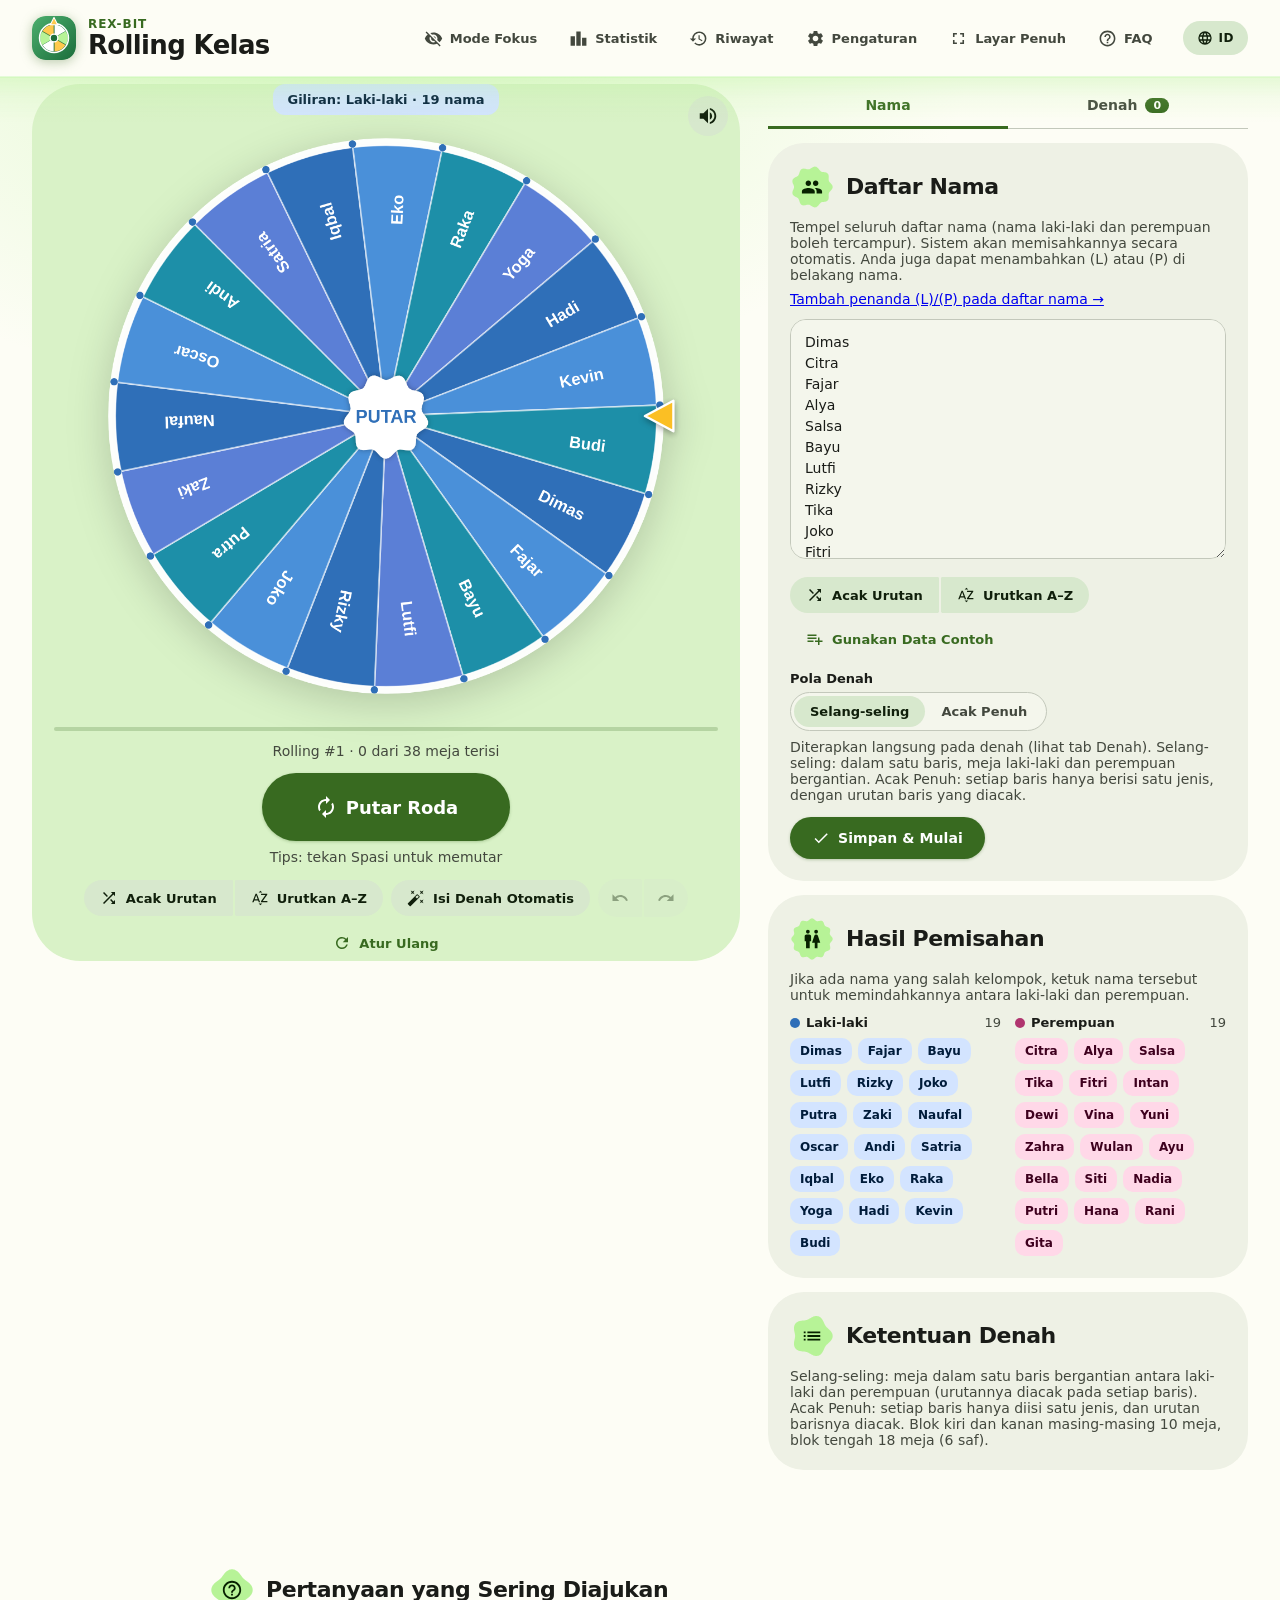
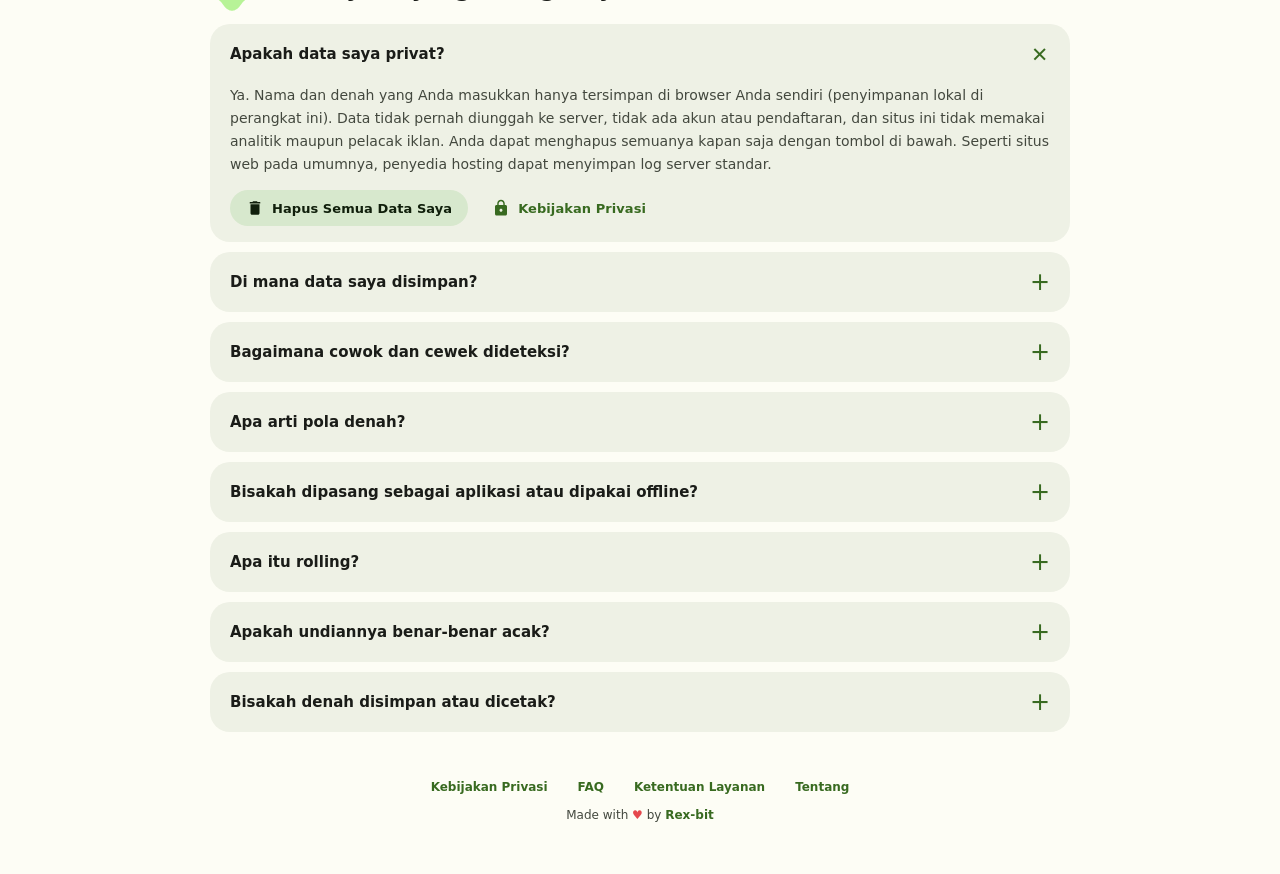
<file: index.html>
<!DOCTYPE html>
<html lang="id">
<head>
<meta charset="UTF-8">
<meta name="viewport" content="width=device-width, initial-scale=1, viewport-fit=cover">
<meta name="theme-color" content="#fdfdf5" media="(prefers-color-scheme: light)">
<meta name="theme-color" content="#11140f" media="(prefers-color-scheme: dark)">
<script src="assets/init.js"></script>
<link rel="manifest" href="manifest.webmanifest">
<link rel="apple-touch-icon" href="icons/icon-180.png">
<meta name="mobile-web-app-capable" content="yes">
<meta name="apple-mobile-web-app-capable" content="yes">
<meta name="apple-mobile-web-app-title" content="Rolling Kelas">
<meta name="description" content="Rolling Kelas: a spin-the-wheel seat rotation tool for classrooms. Private by design: everything stays in your browser.">
<meta property="og:title" content="Rolling Kelas">
<meta property="og:description" content="Spin the wheel to rotate classroom seats. Your data never leaves your browser.">
<title>Rolling Kelas · Rex-bit</title>
<link rel="icon" href="data:image/svg+xml,%3Csvg xmlns=%22http://www.w3.org/2000/svg%22 viewBox=%220 0 48 48%22%3E%3Crect width=%2248%22 height=%2248%22 rx=%2214%22 fill=%22%231b6d3b%22/%3E%3Cpath d=%22M24 24L24.00 9.00A15 15 0 0 1 36.99 16.50Z%22 fill=%22%23ffffff%22 stroke=%22%231b6d3b%22 stroke-width=%22.7%22/%3E%3Cpath d=%22M24 24L36.99 16.50A15 15 0 0 1 36.99 31.50Z%22 fill=%22%23b7f397%22 stroke=%22%231b6d3b%22 stroke-width=%22.7%22/%3E%3Cpath d=%22M24 24L36.99 31.50A15 15 0 0 1 24.00 39.00Z%22 fill=%22%23ffc94d%22 stroke=%22%231b6d3b%22 stroke-width=%22.7%22/%3E%3Cpath d=%22M24 24L24.00 39.00A15 15 0 0 1 11.01 31.50Z%22 fill=%22%23ffffff%22 stroke=%22%231b6d3b%22 stroke-width=%22.7%22/%3E%3Cpath d=%22M24 24L11.01 31.50A15 15 0 0 1 11.01 16.50Z%22 fill=%22%23b7f397%22 stroke=%22%231b6d3b%22 stroke-width=%22.7%22/%3E%3Cpath d=%22M24 24L11.01 16.50A15 15 0 0 1 24.00 9.00Z%22 fill=%22%23ffc94d%22 stroke=%22%231b6d3b%22 stroke-width=%22.7%22/%3E%3Ccircle cx=%2224%22 cy=%2224%22 r=%2215.8%22 fill=%22none%22 stroke=%22%23fff%22 stroke-width=%221.6%22/%3E%3Ccircle cx=%2224%22 cy=%2224%22 r=%224.2%22 fill=%22%231b6d3b%22 stroke=%22%23fff%22 stroke-width=%221.4%22/%3E%3Cpath d=%22M24 1.5 20 9.5h8z%22 fill=%22%23ffc94d%22 stroke=%22%23fff%22 stroke-width=%221.2%22 stroke-linejoin=%22round%22/%3E%3C/svg%3E">
<style>
:root{
  --primary:#386a20;--on-primary:#fff;
  --pc:#b7f397;--on-pc:#072100;
  --sc:#d7e8cd;--on-sc:#101f0b;
  --bg:#fdfdf5;--on-bg:#1a1c18;
  --s1:#f4f6ec;--s2:#eef1e5;--s3:#e8ebdf;--s4:#e0e4d9;
  --outline:#74796d;--ov:#c3c8bb;--onv:#43483e;
  --m:#2f6fb8;--m2:#5b97dc;--mc:#d3e4ff;--on-mc:#001c3b;
  --f:#b0356f;--f2:#d9669b;--fc:#ffd8e8;--on-fc:#3e001e;
  --shadow:0 1px 3px rgba(0,0,0,.18),0 4px 12px rgba(0,0,0,.08);
}
@media(prefers-color-scheme:dark){:root:not([data-theme=light]){
  --primary:#9cd67d;--on-primary:#0b3900;
  --pc:#205107;--on-pc:#b7f397;
  --sc:#3b4b38;--on-sc:#d7e8cd;
  --bg:#11140f;--on-bg:#e2e3dc;
  --s1:#191d16;--s2:#1e221b;--s3:#272b24;--s4:#32362e;
  --outline:#8d9387;--ov:#43483e;--onv:#c3c8bb;
  --mc:#00468a;--on-mc:#d3e4ff;--fc:#6b0a3a;--on-fc:#ffd8e8;
}}
:root[data-theme=dark]{
  --primary:#9cd67d;--on-primary:#0b3900;
  --pc:#205107;--on-pc:#b7f397;
  --sc:#3b4b38;--on-sc:#d7e8cd;
  --bg:#11140f;--on-bg:#e2e3dc;
  --s1:#191d16;--s2:#1e221b;--s3:#272b24;--s4:#32362e;
  --outline:#8d9387;--ov:#43483e;--onv:#c3c8bb;
  --mc:#00468a;--on-mc:#d3e4ff;--fc:#6b0a3a;--on-fc:#ffd8e8;
}
:root[data-theme=dark]{color-scheme:dark}:root[data-theme=light]{color-scheme:light}
*{box-sizing:border-box;-webkit-tap-highlight-color:transparent}
html,body{margin:0}
body{font-family:'Google Sans','Roboto',system-ui,-apple-system,'Segoe UI',sans-serif;background:var(--bg);color:var(--on-bg);min-height:100vh;padding-bottom:100px}
header{position:sticky;top:0;z-index:5;background:var(--bg);padding:14px 20px;display:flex;align-items:center;gap:12px}
.logo{width:44px;height:44px;flex:none;filter:drop-shadow(0 2px 6px rgba(56,106,32,.35))}
.brand small{display:block;font-size:12px;letter-spacing:.08em;color:var(--primary);font-weight:700;text-transform:uppercase}
.brand b{font-size:22px;font-weight:600;line-height:1.1}
.lang{margin-left:auto;position:relative}
.langbtn{border:0;background:var(--sc);color:var(--on-sc);padding:9px 14px;border-radius:100px;font:inherit;font-size:12px;font-weight:700;letter-spacing:.04em;cursor:pointer;display:flex;align-items:center;gap:6px}
.langbtn svg{width:16px;height:16px;fill:currentColor}
.menu{position:absolute;right:0;top:48px;background:var(--s3);border-radius:18px;padding:6px;box-shadow:0 6px 24px rgba(0,0,0,.25);display:none;min-width:180px;z-index:8}
.menu.open{display:block;animation:in .2s ease}
.menu button{display:block;width:100%;text-align:left;border:0;background:none;font:inherit;font-size:14px;font-weight:600;color:var(--on-bg);padding:11px 14px;border-radius:12px;cursor:pointer}
.menu button.on{background:var(--sc);color:var(--on-sc)}
main{max-width:760px;margin:0 auto;padding:4px 16px}
section{display:none;animation:in .35s ease}
section.on{display:block}
@keyframes in{from{opacity:0;transform:translateY(12px)}to{opacity:1;transform:none}}
.card{background:var(--s2);border-radius:28px;padding:18px;margin-bottom:14px;position:relative}
.card h2{margin:0 0 4px;font-size:16px;font-weight:600}
.hint{font-size:13px;color:var(--onv);margin:0 0 12px}
.field{margin-bottom:14px}
.field>label{display:block;font-size:13px;font-weight:600;margin-bottom:6px}
textarea{width:100%;height:170px;resize:vertical;font:inherit;font-size:14px;line-height:1.5;color:var(--on-bg);background:var(--s1);border:1.5px solid var(--ov);border-radius:16px;padding:12px 14px;outline:none;transition:border-color .2s}
textarea:focus{border-color:var(--primary)}
.seg{display:inline-flex;background:var(--s1);border:1px solid var(--ov);border-radius:100px;padding:3px}
.seg button{border:0;background:none;color:var(--onv);padding:8px 16px;border-radius:100px;font:inherit;font-size:13px;font-weight:600;cursor:pointer;transition:.25s}
.seg button.on{background:var(--sc);color:var(--on-sc)}
.row{display:flex;gap:8px;flex-wrap:wrap;align-items:center}
.row.c{justify-content:center}
.btn{border:0;font:inherit;font-weight:600;font-size:14px;padding:12px 22px;border-radius:100px;cursor:pointer;transition:transform .15s,opacity .2s;display:inline-flex;align-items:center;gap:8px}
.btn.sm{padding:9px 16px;font-size:13px}
.btn.big{padding:14px 44px;font-size:16px}
.btn:active{transform:scale(.96)}
.btn.fill{background:var(--primary);color:var(--on-primary)}
.btn.tonal{background:var(--sc);color:var(--on-sc)}
.btn.text{background:none;color:var(--primary)}
.btn:disabled{opacity:.38;cursor:not-allowed}
.btn svg{width:18px;height:18px;fill:currentColor}
.icon{position:absolute;top:12px;right:12px;width:40px;height:40px;border:0;border-radius:50%;background:var(--sc);color:var(--on-sc);display:flex;align-items:center;justify-content:center;cursor:pointer}
.icon svg{width:22px;height:22px;fill:currentColor}
.status{display:flex;justify-content:center;margin-bottom:6px;padding:0 48px}
.chip{display:inline-flex;align-items:center;gap:8px;border-radius:12px;padding:8px 14px;font-size:13px;font-weight:600;background:var(--sc);color:var(--on-sc)}
.chip.m{background:var(--mc);color:var(--on-mc)}.chip.f{background:var(--fc);color:var(--on-fc)}.chip.ok{background:var(--pc);color:var(--on-pc)}
.wheelbox{position:relative;width:calc(100% - 20px);max-width:330px;margin:14px auto;filter:drop-shadow(0 8px 20px rgba(0,0,0,.18))}
.wheelbox canvas{width:100%;display:block;cursor:pointer}
.pointer{position:absolute;right:-16px;top:50%;transform:translateY(-50%);width:38px;height:38px;z-index:2;filter:drop-shadow(0 2px 3px rgba(0,0,0,.35))}
.progress{height:8px;border-radius:8px;background:var(--s4);overflow:hidden;margin:6px 0 4px}
.progress i{display:block;height:100%;width:0;background:var(--primary);border-radius:8px;transition:width .5s}
.cols{display:grid;grid-template-columns:1fr 1fr;gap:14px}
.col h3{margin:0 0 8px;font-size:13px;display:flex;align-items:center;gap:6px}
.dot{width:10px;height:10px;border-radius:50%;background:var(--m)}
.col.f .dot{background:var(--f)}
.count{margin-left:auto;font-weight:500;color:var(--onv)}
.chips{display:flex;flex-wrap:wrap;gap:6px}
.nchip{border:0;font:inherit;font-size:12px;font-weight:600;padding:6px 10px;border-radius:10px;cursor:pointer;background:var(--mc);color:var(--on-mc);transition:transform .15s}
.nchip:active{transform:scale(.92)}
.col.f .nchip{background:var(--fc);color:var(--on-fc)}
.nchip.u{outline:1.5px dashed var(--outline);outline-offset:1px}
.hist{display:none;gap:6px;flex-wrap:wrap;margin-bottom:12px}
.hchip{border:0;font:inherit;font-size:12px;font-weight:600;padding:7px 12px;border-radius:100px;cursor:pointer;background:var(--s4);color:var(--onv)}
.hchip.on{background:var(--sc);color:var(--on-sc)}
.hnote{flex-basis:100%;font-size:12px;color:var(--onv)}
.room{display:grid;grid-template-columns:2fr 3fr 2fr;gap:12px;align-items:start}
.sec h3{margin:0 0 8px;text-align:center;font-size:12px;font-weight:600;color:var(--onv)}
.grid{display:grid;gap:5px}
.seat{height:46px;border-radius:12px;display:flex;align-items:center;justify-content:center;text-align:center;font-size:11px;font-weight:600;line-height:1.1;padding:2px 3px;overflow:hidden;word-break:break-word;border:1.5px dashed var(--ov);color:var(--outline)}
.seat.em{border-color:var(--m2);color:var(--m)}.seat.ef{border-color:var(--f2);color:var(--f)}
.seat.fm{background:var(--mc);color:var(--on-mc);border:0}
.seat.ff{background:var(--fc);color:var(--on-fc);border:0}
.seat.next{outline:2.5px solid var(--primary);outline-offset:2px}
.seat.sm{font-size:9.5px}.seat.xs{font-size:8.5px}
.seat.pop{animation:pop .5s cubic-bezier(.2,1.6,.4,1)}
@keyframes pop{from{transform:scale(.4)}to{transform:none}}
.board{margin:0 auto 14px;max-width:70%;text-align:center;font-size:12px;font-weight:700;letter-spacing:.1em;padding:8px;border-radius:12px;background:var(--s4);color:var(--onv)}
.legend{display:flex;gap:14px;justify-content:center;font-size:12px;color:var(--onv);margin-top:14px}
.legend span::before{content:'';display:inline-block;width:10px;height:10px;border-radius:3px;margin-right:6px;background:var(--m)}
.legend span.f::before{background:var(--f)}
/* ===== Liquid glass tab bar (press + drag) ===== */
nav{position:fixed;left:50%;bottom:calc(14px + env(safe-area-inset-bottom));transform:translateX(-50%);width:min(74vw,270px);height:56px;z-index:10;border-radius:28px;
  background:color-mix(in srgb,var(--s3) 72%,transparent);-webkit-backdrop-filter:blur(18px) saturate(1.6);backdrop-filter:blur(18px) saturate(1.6);
  box-shadow:var(--shadow),inset 0 0 0 1px rgba(255,255,255,.18);padding:5px;touch-action:none;user-select:none;-webkit-user-select:none;-webkit-touch-callout:none;
  transition:transform .4s cubic-bezier(.3,1.6,.5,1),box-shadow .3s}
.tabs{position:relative;display:grid;grid-template-columns:repeat(3,1fr);height:100%}
.pill{position:absolute;top:0;bottom:0;border-radius:23px;background:var(--pc);left:calc(var(--i,1) * 100% / 3);right:calc((2 - var(--i,1)) * 100% / 3);
  transition:left .5s cubic-bezier(.3,1.25,.5,1),right .5s cubic-bezier(.3,1.25,.5,1),transform .35s cubic-bezier(.3,1.6,.5,1)}
.pill.fwd{transition:right .3s cubic-bezier(.3,1.35,.5,1),left .52s cubic-bezier(.3,1.2,.5,1) .05s,transform .35s cubic-bezier(.3,1.6,.5,1)}
.pill.back{transition:left .3s cubic-bezier(.3,1.35,.5,1),right .52s cubic-bezier(.3,1.2,.5,1) .05s,transform .35s cubic-bezier(.3,1.6,.5,1)}
nav.press .pill{transform:scale(1.16,1.3);box-shadow:0 6px 18px rgba(0,0,0,.3)}
nav.drag .pill{transition:transform .35s cubic-bezier(.3,1.6,.5,1)}
nav.moving:not(.press) .pill{animation:squish .55s ease}
@keyframes squish{40%{transform:scaleY(.82)}100%{transform:none}}
.tab{border:0;background:none;color:var(--onv);display:flex;flex-direction:column;align-items:center;justify-content:center;gap:1px;font:inherit;font-size:10px;font-weight:600;cursor:pointer;position:relative;z-index:1;transition:color .3s;pointer-events:none}
.tab svg{width:20px;height:20px;fill:currentColor;transition:transform .5s cubic-bezier(.3,1.6,.5,1)}
.tab.on{color:var(--on-pc)}
.tab.on svg{transform:scale(1.15)}
nav.press .tab.on svg{transform:scale(1.28)}
.badge{position:absolute;top:2px;left:calc(50% + 6px);min-width:16px;height:16px;border-radius:8px;background:var(--primary);color:var(--on-primary);font-size:9px;display:none;align-items:center;justify-content:center;padding:0 4px}
.badge.show{display:flex}
.ptabs{display:none}
/* ===== Desktop / laptop: wheel on the left, Names/Seats panel on the right (like wheelofnames.com) ===== */
@media(min-width:960px){
  body{padding-bottom:24px}
  header{padding:16px max(32px,calc((100vw - 1360px)/2 + 32px))}
  main{max-width:1360px;padding:8px 32px;display:grid;grid-template-columns:minmax(0,1fr) 480px;gap:0 28px;align-items:start}
  section{display:block;animation:none}
  #t1{grid-column:1;grid-row:1 / span 4}
  .ptabs{display:flex;grid-column:2;grid-row:1;border-bottom:1px solid var(--ov);margin-bottom:14px}
  #t0,#t2{grid-column:2;grid-row:2}
  body.s0 #t2,body.s2 #t0{display:none}
  footer{grid-column:1 / -1;grid-row:5}
  nav{display:none}
  .wheelbox{max-width:none;width:min(calc(100% - 20px),560px,58vh);margin:22px auto 26px}
  .card{padding:22px}
  textarea{height:240px}
  .seat{height:54px;font-size:12px}
  .seat.sm{font-size:12px}.seat.xs{font-size:10px}
  .room{gap:16px}
  .btn.big{padding:16px 64px;font-size:18px}
}
.ptab{flex:1;border:0;background:none;font:inherit;font-size:14px;font-weight:700;padding:13px 12px;color:var(--onv);cursor:pointer;border-bottom:3px solid transparent;margin-bottom:-1px;display:flex;align-items:center;justify-content:center;gap:8px}
.ptab.on{color:var(--primary);border-color:var(--primary)}
.ptab .pb{background:var(--primary);color:var(--on-primary);font-size:11px;border-radius:10px;padding:1px 8px}
/* ===== header hides on scroll down, returns on scroll up ===== */
header{transition:transform .35s cubic-bezier(.3,.8,.3,1),box-shadow .3s}
header.hide{transform:translateY(-110%)}
header.scrolled{box-shadow:0 1px 0 rgba(255,255,255,.85),0 2px 14px rgba(0,0,0,.12)}
.hactions{display:none;gap:4px}
.hbtn{border:0;background:none;color:var(--onv);font:inherit;font-size:13px;font-weight:600;padding:9px 14px;border-radius:100px;cursor:pointer;display:flex;align-items:center;gap:7px;transition:background .2s}
.hbtn:hover{background:var(--sc);color:var(--on-sc)}
.hbtn svg{width:19px;height:19px;fill:currentColor}
.card h2 .hi,.faq h2 .hi{width:20px;height:20px;fill:var(--primary);vertical-align:-4px;margin-right:8px}
.kbd{display:none}
/* FAQ + footer */
.faq{margin:34px 0 8px}
.faq h2{font-size:20px;margin:0 0 14px}
.faq details{background:var(--s2);border-radius:20px;padding:0 20px;margin-bottom:10px}
.faq summary{cursor:pointer;font-weight:600;font-size:15px;padding:16px 0;list-style:none;display:flex;justify-content:space-between;gap:12px;align-items:center}
.faq summary::-webkit-details-marker{display:none}
.faq summary::after{content:'+';font-size:24px;font-weight:400;color:var(--primary);transition:transform .25s;flex:none}
.faq details[open] summary::after{transform:rotate(45deg)}
.faq details>p{margin:0 0 14px;font-size:14px;line-height:1.65;color:var(--onv)}
.faq details>.row{padding-bottom:16px}
.flinks{display:flex;gap:4px 6px;justify-content:center;flex-wrap:wrap;margin-bottom:8px}
a.flink{text-decoration:none;display:inline-block}
.flink{border:0;background:none;color:var(--primary);font:inherit;font-size:12px;font-weight:600;cursor:pointer;padding:6px 12px;border-radius:100px}
.flink:hover{background:var(--sc)}
.wincard.policy{text-align:left;max-width:600px;width:92vw;max-height:84vh;overflow:auto;padding:26px 28px}
.policy h3{margin:0 0 2px;font-size:22px}
.policy .upd{font-size:12px;color:var(--onv);margin-bottom:10px}
.policy h4{margin:16px 0 4px;font-size:14px}
.policy p{margin:0;font-size:13.5px;line-height:1.6;color:var(--onv)}
.policy .row{margin-top:20px}
@media(min-width:960px){
  .hactions{display:flex;margin-left:auto}.lang{margin-left:4px}
  .kbd{display:block}
  body{background:radial-gradient(900px 520px at 27% 4%,color-mix(in srgb,var(--pc) 40%,transparent),transparent 70%),var(--bg);background-attachment:fixed}
  #t1 .card{background:transparent;padding:0;margin-bottom:0}
  .wheelbox{width:min(calc(100% - 20px),680px,62vh)}
  .faq{grid-column:1 / -1;grid-row:5;max-width:860px;width:100%;margin:64px auto 12px}
  footer{grid-row:6}
}
@media print{
  :root{--bg:#fff;--on-bg:#000;--s2:#fff;--s4:#eee;--onv:#333;--mc:#d3e4ff;--on-mc:#001c3b;--fc:#ffd8e8;--on-fc:#3e001e;--ov:#bbb;--outline:#666;--m:#2f6fb8;--m2:#2f6fb8;--f:#b0356f;--f2:#b0356f}
  *{-webkit-print-color-adjust:exact;print-color-adjust:exact}
  body{background:#fff!important;padding:0}
  header,nav,.ptabs,#t0,#t1,.faq,footer,.hist,#toasts,.win,.noprint{display:none!important}
  main{display:block!important;padding:0}
  #t2{display:block!important;animation:none}
  .card{background:#fff;box-shadow:none}
}
/* seat icons + settings */
.seat svg{width:22px;height:22px;fill:currentColor;opacity:.8}
header{box-shadow:0 1px 0 rgba(255,255,255,.85),0 1px 0 1px color-mix(in srgb,var(--pc) 22%,transparent)}
header::after{content:'';position:absolute;left:0;right:0;top:100%;height:46px;pointer-events:none;background:linear-gradient(180deg,color-mix(in srgb,var(--pc) 34%,transparent) 0,color-mix(in srgb,var(--pc) 12%,transparent) 45%,transparent 100%)}
body.flat header::after{display:none}
.wincard.cfg{text-align:left;max-width:580px;width:94vw;max-height:86vh;overflow:auto;padding:22px 24px}
.cfg h2{margin:0 0 6px;font-size:20px;text-align:center}
.ctabs{display:flex;gap:2px;justify-content:center;border-bottom:1px solid var(--ov);margin:0 -8px 8px}
.ctabs button{border:0;background:none;color:var(--onv);font:inherit;font-weight:600;font-size:14px;padding:10px 14px;cursor:pointer;border-bottom:3px solid transparent}
.ctabs button.on{color:var(--primary);border-color:var(--primary)}
.cp{display:none}.cp.on{display:block}
.crow{display:flex;align-items:center;gap:12px;padding:12px 0;border-bottom:1px solid var(--ov)}
.crow>label{flex:0 0 160px;font-size:14px;font-weight:600}
.crow .grow{flex:1;display:flex;align-items:center;gap:10px;min-width:0}
.crow select,.crow input[type=text]{flex:1;min-width:0;font:inherit;font-size:14px;padding:9px 12px;border-radius:12px;border:1px solid var(--ov);background:var(--s1);color:var(--on-bg)}
.crow input[type=range]{flex:1;min-width:0;accent-color:var(--primary)}
.crow output{min-width:44px;text-align:right;font-size:13px;color:var(--onv)}
.crow input[type=checkbox]{width:20px;height:20px;accent-color:var(--primary);flex:none}
.crow.chk>label{flex:1}
.crow .btn{padding:8px 12px}
.crow .btn svg{width:20px;height:20px;fill:currentColor}
.cfoot{display:flex;gap:8px;justify-content:flex-end;margin-top:16px}
@media(max-width:520px){.crow{flex-wrap:wrap}.crow>label{flex:1 0 100%}}
.more{position:absolute;left:12px;top:12px;z-index:6}
.more .icon{position:static}
.mmenu{display:none;position:absolute;top:48px;left:0;min-width:210px;background:var(--s2);border-radius:18px;padding:6px;box-shadow:0 8px 28px rgba(0,0,0,.28);border:1px solid var(--ov)}
.mmenu.open{display:block}
.mmenu button{display:flex;align-items:center;gap:12px;width:100%;border:0;background:none;color:var(--on-bg);font:inherit;font-size:14px;font-weight:600;padding:11px 14px;border-radius:12px;cursor:pointer;text-align:left}
.mmenu button:hover,.mmenu button:focus-visible{background:var(--sc);color:var(--on-sc)}
.mmenu svg{width:20px;height:20px;fill:currentColor;flex:none}
.seat.sel{outline:3px solid var(--primary);outline-offset:1px}
.seat.fm,.seat.ff{cursor:pointer}
@media(min-width:960px){.more{display:none}body.focus .more{display:block}}
/* focus mode */
#unfocus{display:none;position:fixed;top:14px;right:14px;z-index:20;border:0;border-radius:100px;background:var(--sc);color:var(--on-sc);font:inherit;font-size:13px;font-weight:700;padding:10px 16px;align-items:center;gap:8px;cursor:pointer;box-shadow:0 4px 16px rgba(0,0,0,.18);opacity:.55;transition:opacity .2s}
#unfocus:hover,#unfocus:focus-visible{opacity:1}
#unfocus svg{width:19px;height:19px;fill:currentColor}
body.focus #unfocus{display:flex}
@media(max-width:959px){#unfocus{top:auto;bottom:22px;right:auto;left:50%;transform:translateX(-50%);opacity:.85}}
body.focus header,body.focus nav,body.focus .ptabs,body.focus #t0,body.focus #t2,body.focus .faq,body.focus footer,body.focus .hist,body.focus .kbd,body.focus #prog,body.focus .progress,body.focus #focusBtn,body.focus #t1 .row:not(:has(#spin)){display:none!important}
body.focus #t1{display:block!important}
body.focus{padding-bottom:20px}
body.focus main{display:block;max-width:860px;margin:0 auto;padding:12px}
body.focus .card{background:transparent;box-shadow:none}
body.focus .wheelbox{width:min(calc(100% - 20px),820px,78vh);max-width:none;margin:18px auto 22px}
body.focus #faqMore{display:none}
/* dialogs */
.win{position:fixed;inset:0;z-index:30;background:rgba(0,0,0,.45);display:flex;align-items:center;justify-content:center;opacity:0;pointer-events:none;transition:opacity .25s;overflow:hidden}
.win.show{opacity:1;pointer-events:auto}
.wincard{background:var(--s2);border-radius:28px;padding:26px 32px;text-align:center;min-width:250px;max-width:86vw;transform:scale(.8);transition:transform .35s cubic-bezier(.3,1.5,.5,1);box-shadow:0 12px 40px rgba(0,0,0,.4)}
.win.show .wincard{transform:none}
.winlabel{font-size:12px;font-weight:700;letter-spacing:.1em;text-transform:uppercase;color:var(--onv)}
.winname{font-size:34px;font-weight:700;margin:6px 0 4px;word-break:break-word}
.winname.m{color:var(--m2)}.winname.f{color:var(--f2)}
.winname.fin{font-size:26px;color:var(--primary)}
.winwhere{font-size:14px;color:var(--onv);margin:0 auto 16px;max-width:300px;text-align:center}
.cf{position:absolute;top:45%;width:9px;height:14px;border-radius:2px;animation:burst 1.5s cubic-bezier(.2,.7,.4,1) forwards}
@keyframes burst{0%{transform:translate(0,0) rotate(0);opacity:1}35%{transform:translate(calc(var(--dx)*.8),var(--dy)) rotate(calc(var(--r)*.4));opacity:1}100%{transform:translate(var(--dx),calc(var(--dy) + 420px)) rotate(var(--r));opacity:0}}
footer{text-align:center;font-size:12px;color:var(--onv);padding:20px 0}footer .h{display:inline-block;color:#e5484d;animation:beat 1.4s infinite}@keyframes beat{0%,60%,100%{transform:scale(1)}30%{transform:scale(1.25)}}footer b{color:var(--primary)}

[hidden]{display:none!important}
#toasts{--tw:#d99a00;--te:#d3382f;--ti:#2f6fb8;position:fixed;left:50%;bottom:88px;transform:translateX(-50%);display:flex;flex-direction:column;gap:8px;z-index:100;width:min(420px,calc(100vw - 32px));pointer-events:none}
.toast{--tc:var(--primary);pointer-events:auto;display:flex;align-items:center;gap:12px;width:100%;min-height:48px;padding:6px 6px 6px 16px;border-radius:12px;background:color-mix(in srgb,var(--on-bg) 92%,var(--primary));color:var(--bg);box-shadow:0 3px 10px rgba(0,0,0,.25),0 1px 3px rgba(0,0,0,.2);font-size:14px;font-weight:400;line-height:20px;letter-spacing:.025em;animation:tin .38s cubic-bezier(.05,.7,.1,1)}
.toast.out{animation:tout .2s cubic-bezier(.3,0,.8,.15) forwards}
.toast.success{--tc:#2e8b57}.toast.error{--tc:var(--te)}.toast.warning{--tc:var(--tw)}.toast.info{--tc:var(--ti)}
.toast>svg{width:20px;height:20px;flex:none;fill:color-mix(in srgb,var(--tc) 45%,var(--bg))}
.toast .tx{flex:1;min-width:0;overflow-wrap:anywhere;padding:8px 0}
.toast .tcl{border:0;background:none;color:color-mix(in srgb,var(--primary) 40%,var(--bg));width:40px;height:40px;border-radius:50%;cursor:pointer;display:grid;place-items:center;flex:none;padding:0;transition:background .2s}
.toast .tcl:hover{background:color-mix(in srgb,var(--bg) 14%,transparent)}
.toast .tcl svg{width:20px;height:20px;fill:currentColor}
@keyframes tin{from{opacity:0;transform:translateY(24px) scale(.92)}to{opacity:1;transform:none}}
@keyframes tout{to{opacity:0;transform:translateY(12px) scale(.94)}}
@media(min-width:960px){#toasts{bottom:32px}}
@media(prefers-reduced-motion:reduce){.toast,.toast.out{animation-duration:.01s}}
.actlist{display:flex;flex-direction:column;gap:2px;margin:8px 0 4px;max-height:52vh;overflow:auto}
.actitem{display:flex;gap:12px;padding:10px 4px;border-bottom:1px solid var(--ov)}
.actitem:last-child{border-bottom:0}
.actitem .ad{width:10px;height:10px;border-radius:50%;background:var(--primary);flex:none;margin-top:6px}
.actitem b{display:block;font-size:14px}
.actitem span.dd{display:block;font-size:13px;color:var(--onv);overflow-wrap:anywhere}
.actitem time{display:block;font-size:12px;color:var(--outline);margin-top:2px}
.actempty{text-align:center;padding:26px 8px;color:var(--onv)}
.actempty svg{width:44px;height:44px;fill:var(--outline);margin-bottom:6px}
.actempty b{display:block;color:var(--on-bg);font-size:15px;margin-bottom:2px}
.actask{display:flex;align-items:center;gap:10px;flex-wrap:wrap;justify-content:flex-end;margin-top:14px;font-size:13px;font-weight:600}
.actask span{flex:1 1 220px;text-align:left}
.exrow{display:flex;align-items:center;gap:10px;flex-wrap:wrap;margin:8px 0}
.exrow>span{flex:1 1 140px;font-size:14px;font-weight:600}
.btn.ico{padding:0;width:38px;min-width:38px;height:38px;justify-content:center}
.btn.ico span{position:absolute;width:1px;height:1px;overflow:hidden;clip:rect(0 0 0 0);white-space:nowrap}
.btn.ico svg{margin:0}
.strow{display:grid;grid-template-columns:minmax(80px,1.2fr) 2fr auto;gap:10px;align-items:center;padding:6px 0;font-size:13px}
.strow .nm{font-weight:600;overflow:hidden;text-overflow:ellipsis;white-space:nowrap}
.strow .bar{height:8px;border-radius:8px;background:var(--s4);overflow:hidden}
.strow .bar i{display:block;height:100%;border-radius:8px;background:var(--primary)}
.strow .ct{font-variant-numeric:tabular-nums;color:var(--onv);min-width:34px;text-align:right}
.stsub{margin:12px 0 4px;font-size:13px;font-weight:700}
.stchips{display:flex;flex-wrap:wrap;gap:6px;margin-bottom:6px}
.stchips span{background:var(--pc);color:var(--on-pc);border-radius:100px;padding:5px 12px;font-size:13px;font-weight:600}
.stnote{font-size:13px;color:var(--onv);margin:2px 0 8px}
.cp h4{margin:14px 0 2px;font-size:14px}
</style>
<link rel="stylesheet" href="assets/expressive.css">
</head>
<body>

<header>
  <svg class="logo" viewBox="0 0 48 48" aria-label="Rex-bit"><defs><linearGradient id="lg" x1="0" y1="0" x2="1" y2="1"><stop offset="0" style="stop-color:var(--lg1,#4caf6e)"/><stop offset="1" style="stop-color:var(--lg2,#1b6d3b)"/></linearGradient></defs><rect width="48" height="48" rx="14" fill="url(#lg)"/><path d="M24 24L24.00 9.00A15 15 0 0 1 36.99 16.50Z" fill="#ffffff" style="stroke:var(--lg2,#1b6d3b)" stroke-width=".7"/><path d="M24 24L36.99 16.50A15 15 0 0 1 36.99 31.50Z" style="fill:var(--lgs,#b7f397)" style="stroke:var(--lg2,#1b6d3b)" stroke-width=".7"/><path d="M24 24L36.99 31.50A15 15 0 0 1 24.00 39.00Z" fill="#ffc94d" style="stroke:var(--lg2,#1b6d3b)" stroke-width=".7"/><path d="M24 24L24.00 39.00A15 15 0 0 1 11.01 31.50Z" fill="#ffffff" style="stroke:var(--lg2,#1b6d3b)" stroke-width=".7"/><path d="M24 24L11.01 31.50A15 15 0 0 1 11.01 16.50Z" style="fill:var(--lgs,#b7f397)" style="stroke:var(--lg2,#1b6d3b)" stroke-width=".7"/><path d="M24 24L11.01 16.50A15 15 0 0 1 24.00 9.00Z" fill="#ffc94d" style="stroke:var(--lg2,#1b6d3b)" stroke-width=".7"/><circle cx="24" cy="24" r="15.8" fill="none" stroke="#fff" stroke-width="1.6"/><circle cx="24" cy="24" r="4.2" fill="#1b6d3b" stroke="#fff" stroke-width="1.4"/><path d="M24 1.5 20 9.5h8z" fill="#ffc94d" stroke="#fff" stroke-width="1.2" stroke-linejoin="round"/></svg>
  <div class="brand"><small>Rex-bit</small><b>Rolling Kelas</b></div>
  <div class="hactions"><button class="hbtn" id="focusHd"><span data-i18n="focusBtn"></span></button><button class="hbtn" id="statHd"><span data-i18n="statBtn"></span></button><button class="hbtn" id="actHd"><span data-i18n="actBtn"></span></button><button class="hbtn" id="cfgHd"><span data-i18n="cfgBtn"></span></button><button class="hbtn" id="fs"><span data-i18n="fsLabel"></span></button><button class="hbtn" id="faqBtn"><span data-i18n="faqNav"></span></button></div>
  <div class="lang">
    <button class="langbtn" id="langBtn" aria-label="Language"><svg viewBox="0 0 24 24"><path d="M12 2a10 10 0 1 0 0 20 10 10 0 0 0 0-20zm6.93 6h-2.95a15.65 15.65 0 0 0-1.38-3.56A8.03 8.03 0 0 1 18.93 8zM12 4.04c.83 1.2 1.48 2.53 1.91 3.96h-3.82c.43-1.43 1.08-2.76 1.91-3.96zM4.26 14a8.2 8.2 0 0 1 0-4h3.38a16.5 16.5 0 0 0 0 4H4.26zm.81 2h2.95c.32 1.25.78 2.45 1.38 3.56A7.99 7.99 0 0 1 5.07 16zm2.95-8H5.07a7.99 7.99 0 0 1 4.33-3.56A15.65 15.65 0 0 0 8.02 8zM12 19.96A14.7 14.7 0 0 1 10.09 16h3.82A14.7 14.7 0 0 1 12 19.96zM14.34 14H9.66a14.7 14.7 0 0 1 0-4h4.68a14.7 14.7 0 0 1 0 4zm.26 5.56c.6-1.11 1.06-2.31 1.38-3.56h2.95a8.03 8.03 0 0 1-4.33 3.56zM16.36 14a16.5 16.5 0 0 0 0-4h3.38a8.2 8.2 0 0 1 0 4h-3.38z"/></svg><span id="langCode">ID</span></button>
    <div class="menu" id="langMenu">
      <button data-l="en">English</button>
      <button data-l="id">Bahasa Indonesia</button>
    </div>
  </div>
</header>

<main>
  <div class="ptabs"><button class="ptab on" data-p="0"><span data-i18n="tabNames"></span></button><button class="ptab" data-p="2"><span data-i18n="tabSeats"></span><span class="pb" id="pbadge">0</span></button></div>
  <!-- TAB 0: NAMES -->
  <section id="t0">
    <div class="card">
      <h2 data-i18n="namesTitle"></h2>
      <p class="hint" data-i18n="namesHint"></p>
      <p class="hint" style="margin-top:-4px"><a href="tag-names.html" data-i18n="tagLink"></a></p>
      <div class="field"><textarea id="names" placeholder="Budi&#10;Siti&#10;Andi (L)&#10;Dewi (P)&#10;..."></textarea></div>
      <div class="row" style="margin-bottom:14px">
        <div class="grp"><button class="btn tonal sm" data-act="shuf" data-i18n="shuffle"></button>
        <button class="btn tonal sm" data-act="az" data-i18n="sortAZ"></button></div>
        <button class="btn text sm" id="demo" data-i18n="loadDemo"></button>
      </div>
      <div class="field"><label data-i18n="frontRow"></label>
        <div class="seg" id="start"><button data-v="A" class="on" data-i18n="alt"></button><button data-v="R" data-i18n="rand"></button></div>
        <p class="hint" style="margin:8px 0 0" data-i18n="patHint"></p>
      </div>
      <button class="btn fill" id="save" data-i18n="saveStart"></button>
    </div>
    <div class="card">
      <h2 data-i18n="splitTitle"></h2>
      <p class="hint" id="guess"></p>
      <div class="cols" id="chips"></div>
    </div>
    <div class="card">
      <h2 data-i18n="rulesTitle"></h2>
      <p class="hint" style="margin:0" data-i18n="rulesBody"></p>
    </div>
  </section>

  <!-- TAB 1: SPIN -->
  <section id="t1" class="on">
    <div class="card">
      <div class="more"><button class="icon" id="moreBtn" aria-label="Menu" aria-haspopup="true"></button>
        <div class="mmenu" id="moreMenu"><button id="statBtn" data-i18n="statBtn"></button><button id="actBtn" data-i18n="actBtn"></button><button id="cfgBtn" data-i18n="cfgBtn"></button><button id="focusBtn" data-i18n="focusBtn"></button><button id="faqMore" data-i18n="faqNav"></button></div></div>
      <button class="icon" id="snd" aria-label="Sound"></button>
      <div class="status"><span class="chip" id="status"></span></div>
      <div class="wheelbox">
        <svg class="pointer" id="ptr" viewBox="0 0 40 40"><path d="M2 20 32 4v32z" fill="#fbbf24" stroke="#fff" stroke-width="2.5" stroke-linejoin="round"/></svg>
        <canvas id="wheel" width="1000" height="1000"></canvas>
      </div>
      <div class="progress"><i id="bar"></i></div>
      <div class="hint" id="prog" style="text-align:center;margin-bottom:14px"></div>
      <div class="row c" style="margin-bottom:10px"><button class="btn fill big" id="spin" data-i18n="spin"></button></div>
      <p class="hint kbd" style="text-align:center;margin:-2px 0 14px" data-i18n="kbd"></p>
      <div class="row c">
        <div class="grp"><button class="btn tonal sm" data-act="shuf" data-i18n="shuffle"></button>
        <button class="btn tonal sm" data-act="az" data-i18n="sortAZ"></button></div>
        <button class="btn tonal sm" id="shuffle" data-i18n="shuffleSeats"></button>
        <div class="grp"><button class="btn tonal sm ico" id="undo" data-i18n="undo"></button>
        <button class="btn tonal sm ico" id="redo" data-i18n="redo"></button></div>
        <button class="btn text sm" id="reset" data-i18n="reset"></button>
      </div>
    </div>
  </section>

  <!-- TAB 2: SEATS -->
  <section id="t2">
    <div class="card">
      <div class="hist" id="hist"></div>
      <div class="board" data-i18n="board"></div>
      <div class="room" id="room"></div>
      <div class="row c noprint" style="margin-top:14px"><button class="btn fill sm" id="rndPat"><svg viewBox="0 0 24 24"><path d="M10.59 9.17 5.41 4 4 5.41l5.17 5.17 1.42-1.41zM14.5 4l2.04 2.04L4 18.59 5.41 20 17.96 7.46 20 9.5V4h-5.5zm.33 9.41-1.41 1.41 3.13 3.13L14.5 20H20v-5.5l-2.04 2.04-3.13-3.13z"/></svg><span data-i18n="rndPat"></span></button></div>
      <div class="row c noprint" style="margin-top:10px"><button class="btn tonal sm" id="expCopy" data-i18n="copyList"></button><button class="btn tonal sm" id="expImg" data-i18n="dlImg"></button><button class="btn tonal sm" id="expPrint" data-i18n="printPlan"></button></div>
      <div class="legend"><span data-i18n="boys"></span><span class="f" data-i18n="girls"></span></div>
    </div>
  </section>
  <div class="faq" id="faq"><h2 data-i18n="faqTitle"></h2><div id="faqList"></div></div>
  <footer><div class="flinks"><button class="flink" id="polLink" data-i18n="polLink"></button><button class="flink" id="faqLink" data-i18n="faqNav"></button><a class="flink" href="terms.html" data-i18n="lnkTerms"></a><a class="flink" href="about.html" data-i18n="lnkAbout"></a></div>Made with <span class="h">♥</span> by <b>Rex-bit</b></footer>
</main>

<div class="win" id="policy"><div class="wincard policy">
  <h3 id="polTitle"></h3><div class="upd" id="polUpd"></div><div id="polBody"></div>
  <div class="row"><button class="btn tonal sm" id="polWipe" data-i18n="wipe"></button><button class="btn fill sm" id="polClose" data-i18n="polClose"></button></div>
</div></div>
<div class="win" id="stat"><div class="wincard cfg" role="dialog" aria-modal="true" aria-labelledby="statTitle">
  <h2 id="statTitle" data-i18n="statTitle"></h2>
  <p class="hint" id="statHint"></p>
  <div id="statBody"></div>
  <div class="cfoot"><button class="btn fill sm" id="statOk" data-i18n="actClose"></button></div>
</div></div>
<div class="win" id="act"><div class="wincard cfg" role="dialog" aria-modal="true" aria-labelledby="actTitle">
  <h2 id="actTitle" data-i18n="actTitle"></h2>
  <p class="hint" data-i18n="actHint"></p>
  <div class="actlist" id="actList"></div>
  <div class="actempty" id="actEmpty" hidden><svg viewBox="0 0 24 24" aria-hidden="true"><path d="M13 3a9 9 0 0 0-9 9H1l3.89 3.89.07.14L9 12H6c0-3.87 3.13-7 7-7s7 3.13 7 7-3.13 7-7 7c-1.93 0-3.68-.79-4.94-2.06l-1.42 1.42A8.954 8.954 0 0 0 13 21a9 9 0 0 0 0-18zm-1 5v5l4.28 2.54.72-1.21-3.5-2.08V8H12z"/></svg><b data-i18n="actEmpty"></b><span data-i18n="actEmptyD"></span></div>
  <div class="cfoot" id="actFoot"><button class="btn tonal sm" id="actClear" data-i18n="actClear"></button><button class="btn fill sm" id="actOk" data-i18n="actClose"></button></div>
  <div class="actask" id="actAsk" hidden><span id="actAskT"></span><button class="btn tonal sm" id="actNo" data-i18n="actNo"></button><button class="btn fill sm" id="actYes" data-i18n="actYes"></button></div>
</div></div>
<div class="win" id="cfg"><div class="wincard cfg">
  <h2 data-i18n="cfgTitle"></h2>
  <div class="ctabs" id="ctabs"><button data-p="0" class="on" data-i18n="tDur"></button><button data-p="1" data-i18n="tAft"></button><button data-p="2" data-i18n="tApp"></button><button data-p="3" data-i18n="tData"></button></div>
  <div class="cp on" data-p="0">
    <div class="crow"><label for="cTick" data-i18n="sTick"></label><div class="grow"><select id="cTick"><option value="tick" data-i18n="oTick"></option><option value="wood" data-i18n="oWood"></option><option value="soft" data-i18n="oSoft"></option><option value="none" data-i18n="oNone"></option></select><button class="btn tonal" id="cPrevT" aria-label="Preview"></button></div></div>
    <div class="crow"><label for="cTv" data-i18n="sVol"></label><div class="grow"><input type="range" id="cTv" min="0" max="100"><output id="oTv"></output></div></div>
    <div class="crow"><label for="cDur" data-i18n="sDur"></label><div class="grow"><input type="range" id="cDur" min="2" max="15"><output id="oDur"></output></div></div>
    <div class="crow chk"><label for="cIdle" data-i18n="sIdle"></label><input type="checkbox" id="cIdle"></div>
  </div>
  <div class="cp" data-p="1">
    <div class="crow"><label for="cFan" data-i18n="sFan"></label><div class="grow"><select id="cFan"><option value="fanfare" data-i18n="oFan"></option><option value="chime" data-i18n="oChime"></option><option value="clap" data-i18n="oClap"></option><option value="none" data-i18n="oNone"></option></select><button class="btn tonal" id="cPrevF" aria-label="Preview"></button></div></div>
    <div class="crow"><label for="cFv" data-i18n="sVol"></label><div class="grow"><input type="range" id="cFv" min="0" max="100"><output id="oFv"></output></div></div>
    <div class="crow chk"><label for="cConf" data-i18n="sConf"></label><input type="checkbox" id="cConf"></div>
    <div class="crow chk"><label for="cPop" data-i18n="sPop"></label><input type="checkbox" id="cPop"></div>
    <div class="crow"><label for="cMsg" data-i18n="sMsg"></label><div class="grow"><input type="text" id="cMsg" maxlength="40"></div></div>
    <div class="crow"><label for="cAuto" data-i18n="sAuto"></label><div class="grow"><input type="range" id="cAuto" min="0" max="10"><output id="oAuto"></output></div></div>
  </div>
  <div class="cp" data-p="2">
    <div class="crow"><label for="cLang" data-i18n="sLang"></label><div class="grow"><select id="cLang"><option value="id">Bahasa Indonesia</option><option value="en">English</option></select></div></div>
    <div class="crow"><label for="cMode" data-i18n="sMode"></label><div class="grow"><select id="cMode"><option value="system" data-i18n="mSys"></option><option value="light" data-i18n="mLight"></option><option value="dark" data-i18n="mDark"></option></select></div></div>
    <div class="crow"><label for="cTheme" data-i18n="sTheme"></label><div class="grow"><select id="cTheme"><option value="green" data-i18n="thG"></option><option value="blue" data-i18n="thB"></option><option value="purple" data-i18n="thP"></option><option value="orange" data-i18n="thO"></option><option value="pink" data-i18n="thK"></option><option value="custom" data-i18n="thC"></option></select></div></div>
    <div class="crow" id="cSeedRow" hidden><label for="cSeed" data-i18n="sSeed"></label><div class="grow"><input type="color" id="cSeed" style="width:56px;height:36px;border:0;padding:0;background:none;cursor:pointer"></div></div>
    <div class="crow"><label for="cPal" data-i18n="sPal"></label><div class="grow"><select id="cPal"><option value="gender" data-i18n="oPalG"></option><option value="rainbow" data-i18n="oPalR"></option></select></div></div>
    <div class="crow chk"><label for="cPegs" data-i18n="sPegs"></label><input type="checkbox" id="cPegs"></div>
    <div class="crow chk"><label for="cBg" data-i18n="sBg"></label><input type="checkbox" id="cBg"></div>
    <div class="crow"><label for="cRemind" data-i18n="sRemind"></label><div class="grow"><select id="cRemind"><option value="0" data-i18n="r0"></option><option value="3" data-i18n="r3"></option><option value="7" data-i18n="r7"></option><option value="14" data-i18n="r14"></option><option value="30" data-i18n="r30"></option></select></div></div>
    <div class="crow chk"><label for="cToasts" data-i18n="sToasts"></label><input type="checkbox" id="cToasts"></div>
  </div>
  <div class="cp" data-p="3">
    <h4 data-i18n="exTitle"></h4>
    <p class="hint" style="margin:0 0 2px" data-i18n="exHint"></p>
    <div class="exrow"><span data-i18n="exSeat"></span><button class="btn tonal sm" id="exSJ">JSON</button><button class="btn tonal sm" id="exSC">CSV</button></div>
    <div class="exrow"><span data-i18n="exAct"></span><button class="btn tonal sm" id="exAJ">JSON</button><button class="btn tonal sm" id="exAC">CSV</button></div>
    <h4 data-i18n="bkTitle"></h4>
    <p class="hint" style="margin:10px 0 4px" data-i18n="dHint"></p>
    <div class="crow"><div class="grow"><button class="btn tonal" id="dSave" data-i18n="dSave"></button></div></div>
    <div class="crow"><div class="grow"><button class="btn tonal" id="dOpen" data-i18n="dOpen"></button><input type="file" id="dFile" accept=".json,application/json" hidden></div></div>
    <div class="crow" id="dInstRow" style="display:none"><div class="grow"><button class="btn fill" id="dInstall" data-i18n="dInstall"></button></div></div>
    <p class="hint" style="margin:10px 0 0" data-i18n="dIos"></p>
  </div>
  <div class="cfoot"><button class="btn tonal sm" id="cReset" data-i18n="cfgReset"></button><button class="btn fill sm" id="cOk" data-i18n="cfgOk"></button></div>
</div></div>
<button id="unfocus"><span data-i18n="unfocus"></span></button>
<div id="toasts" role="region" aria-label="Notifications" aria-live="polite"></div>

<div class="win" id="win"><div class="wincard">
  <div class="winlabel" data-i18n="winLabel"></div>
  <div class="winname" id="winname"></div>
  <div class="winwhere" id="winwhere"></div>
  <button class="btn fill" id="winok" data-i18n="cont"></button>
</div></div>

<div class="win" id="fin"><div class="wincard">
  <div class="winlabel" id="finLabel"></div>
  <div class="winname fin" data-i18n="finTitle"></div>
  <div class="winwhere" data-i18n="finDesc"></div>
  <div class="row c"><button class="btn tonal" id="finLater" data-i18n="finLater"></button><button class="btn fill" id="finNext" data-i18n="nextR"></button></div>
</div></div>

<nav id="nav">
  <div class="tabs" id="tabsEl"><div class="pill" id="pill"></div>
    <button class="tab" data-i="0"><svg viewBox="0 0 24 24"><path d="M3 17.25V21h3.75L17.81 9.94l-3.75-3.75L3 17.25zM20.71 7.04a1 1 0 0 0 0-1.41l-2.34-2.34a1 1 0 0 0-1.41 0l-1.83 1.83 3.75 3.75 1.83-1.83z"/></svg><span data-i18n="tabNames"></span></button>
    <button class="tab on" data-i="1"><svg viewBox="0 0 24 24"><path d="M12 6v3l4-4-4-4v3c-4.42 0-8 3.58-8 8 0 1.57.46 3.03 1.24 4.26L6.7 14.8A5.87 5.87 0 0 1 6 12c0-3.31 2.69-6 6-6zm6.76 1.74L17.3 9.2c.44.84.7 1.79.7 2.8 0 3.31-2.69 6-6 6v-3l-4 4 4 4v-3c4.42 0 8-3.58 8-8 0-1.57-.46-3.03-1.24-4.26z"/></svg><span data-i18n="tabSpin"></span></button>
    <button class="tab" data-i="2"><svg viewBox="0 0 24 24"><path d="M3 3v8h8V3H3zm6 6H5V5h4v4zm-6 4v8h8v-8H3zm6 6H5v-4h4v4zm4-16v8h8V3h-8zm6 6h-4V5h4v4zm-6 4v8h8v-8h-8zm6 6h-4v-4h4v4z"/></svg><span data-i18n="tabSeats"></span><span class="badge" id="badge">0</span></button>
  </div>
</nav>

<script src="assets/namedata.js"></script>
<script>
/* ---------- i18n: English / Bahasa Indonesia ---------- */
const I18N={
en:{thC:'Custom color',sSeed:'Your color',statBtn:'Statistics',statTitle:'Seating fairness',statHint:'Front = first 2 rows. Based on {n} rolling round(s) saved in this browser.',statNever:'Never sat in front',statAll:'Times in front',statEmpty:'No seating data yet',statEmptyD:'Seat at least one student to see statistics.',statAllEq:'Everyone has sat in front at least once.',statDays:'Rolling #{r} has been running for {d} days.',statToday:'Rolling #{r} started today.',sRemind:'Rolling reminder',r0:'Off',r3:'After 3 days',r7:'After 7 days',r14:'After 14 days',r30:'After 30 days',tRemind:'It has been {d} days since Rolling #{r} started. Time for a new round?',
actBtn:'History',actTitle:'Activity history',actHint:'Your recent actions in this browser, newest first.',actEmpty:'No activity yet',actEmptyD:'Actions like spinning, shuffling and swapping seats will show up here.',actClear:'Clear history',actSure:'Delete all {n} history entries? This cannot be undone.',actYes:'Yes, delete',actNo:'Cancel',actCleared:'History cleared',actClose:'Close',
redo:'Redo',tUndoA:'Undone: {a}',tRedoA:'Redone: {a}',tNoUndo:'Nothing to undo',tNoRedo:'Nothing to redo',tClose:'Dismiss notification',
a_spin:'Spin result',d_spin:'{n} \u2192 {w} (Rolling {r})',a_next:'New rolling round',d_next:'Started Rolling #{r}',a_pattern:'Pattern reshuffled',d_pattern:'A new desk pattern was generated.',a_mode:'Seat pattern changed',d_mode:'Mode: {m}',a_sort:'Names sorted A\u2013Z',d_sort:'{n} names.',a_shuf:'Names shuffled',d_shuf:'{n} names.',a_shufSeats:'Seats shuffled automatically',d_shufSeats:'{n} students seated.',a_reset:'Seats cleared',d_reset:'All seats were emptied.',a_save:'Name list saved',d_save:'{n} names, seats reset.',a_demo:'Sample data loaded',d_demo:'The name list was replaced with sample names.',a_swap:'Seats swapped',d_swap:'{a} \u2194 {b}',a_gender:'Gender changed',d_gender:'{n} is now in the {g} list.',a_names:'Name list edited',d_names:'The name list was edited.',a_undo:'Undo',d_undo:'Undone: {a}',a_redo:'Redo',d_redo:'Redone: {a}',a_export:'Data exported',d_export:'{w} as {f}',a_backup:'Backup saved',d_backup:'Backup file downloaded.',a_cfgReset:'Settings reset',d_cfgReset:'All settings were restored to default.',
sLang:'Language',sMode:'Appearance',mSys:'System',mLight:'Light',mDark:'Dark',sToasts:'Show notifications',cfmCfgReset:'Reset all settings to default?',tCfgReset:'Settings reset to default',
exTitle:'Export data',exHint:'Download your data as a file. Only data that exists in the app is exported.',exSeat:'Seating & names',exAct:'Activity history',exNone:'Nothing to export yet: {w}',tExOk:'Exported {f}: {file}',tExErr:'Something went wrong. Please try again.',wSeat:'seating data',wAct:'activity history',bkTitle:'Backup & restore',
sTheme:'Color theme',thG:'Green',thB:'Blue',thP:'Purple',thO:'Orange',thK:'Pink',tagLink:'Add (L)/(P) tags to a name list \u2192',lnkTerms:'Terms of Service',lnkAbout:'About',lnkLog:'Changelog',lnkRoad:'Roadmap',lnkBug:'Report a Bug',tData:'Data & App',dHint:'Your data lives only in this browser. Save a backup file to move it to another device, then open it there.',dSave:'Save to File',dOpen:'Open File',dInstall:'Install App',dIos:'iPhone/iPad: tap Share, then \u201cAdd to Home Screen\u201d.',cfmImport:'Replace the current data with this file?',tSaved:'File saved',tBadFile:'This file is not a valid Rolling Kelas backup',swapHint:'Tap another occupied desk to swap',tSwap:'{a} ⇄ {b} swapped',undo:'Undo',tUndo:'{n} removed from the seat',focusBtn:'Focus Mode',unfocus:'Show Everything',cfgTitle:'Settings',cfgBtn:'Settings',tDur:'During spin',tAft:'After spin',tApp:'Appearance',sTick:'Spin sound',oTick:'Ticking',oWood:'Wood click',oSoft:'Soft tick',oNone:'No sound',sVol:'Volume',sDur:'Spin time (seconds)',sIdle:'Slowly rotate the wheel when idle',sFan:'Winner sound',oFan:'Fanfare',oChime:'Chime',oClap:'Applause',sConf:'Launch confetti',sPop:'Show winner popup',sMsg:'Popup message',sAuto:'Auto-close popup (seconds, 0 = off)',sPal:'Wheel colors',oPalG:'By gender',oPalR:'Rainbow',sPegs:'Show pegs on the rim',sBg:'Gradient background',cfgReset:'Restore Defaults',cfgOk:'Done',copyList:'Copy as Text',dlImg:'Download Image',printPlan:'Print',tCopied:'Seating plan copied',tCopyFail:'Copy failed',tImg:'Image downloaded',faqTitle:'Frequently Asked Questions',faqNav:'FAQ',fsLabel:'Fullscreen',kbd:'Tip: press Space to spin',wipe:'Delete All My Data',cfmWipe:'This permanently deletes your name list, seating plans and history from this browser. Continue?',polLink:'Privacy Policy',polClose:'Close',polUpd:'Last updated: 6 November 2026',tabNames:'Names',tabSpin:'Spin',tabSeats:'Seats',namesTitle:'Name List',
 namesHint:'Paste the full list of names (male and female names may be mixed). They are separated automatically. You may also add (M) or (F) after a name.',
 shuffle:'Shuffle Order',sortAZ:'Sort A–Z',loadDemo:'Use Sample Data',frontRow:'Seat Layout',rand:'Random Rows',alt:'Alternating',
 rndPat:'Re-randomize Layout',tPat:'Seat layout re-randomized',cfmPat:'Seats that are already filled will be cleared. Continue?',
 patHint:'Applied to the seating plan immediately (see the Seats tab). Alternating: male and female desks alternate within every row. Random Rows: each row holds one gender only, in random order.',
 tMode:'Seat layout: {m}',boys:'Male',girls:'Female',saveStart:'Save & Start',
 splitTitle:'Classification Result',rulesTitle:'Seating Rules',
 rulesBody:'Alternating: the desks in every row alternate between male and female (the order is random for each row). Random Rows: each row is assigned to one gender only, and the rows are arranged randomly. The left and right blocks have 10 desks each; the middle block has 18 (6 rows).',
 guessSome:'{u} names are still estimates (dashed outline). Tap a name to move it between male and female.',guessOk:'If a name is in the wrong group, tap it to move it between male and female.',
 stEmpty:'Please add the name list first',stDone:'All seats have been filled',mode:'Drawing: {g} · {n} left',prog:'Rolling #{r} · {d} of {t} seats filled',
 spin:'Spin Wheel',nextR:'Next Rolling',shuffleSeats:'Auto-fill Seats',reset:'Reset',board:'WHITEBOARD',winLabel:'Seat Assigned',cont:'Continue',
 tSaved:'Settings saved',tShufSeats:'Seating plan generated',tReset:'Seating plan reset',tDemo:'Sample data loaded',tAZ:'List sorted A–Z',tShuf:'List order shuffled',tNext:'Rolling #{n} started',
 secL:'Left',secM:'Middle',secR:'Right',row:'row',wheelSpin:'SPIN',
 finLabel:'Rolling #{n} complete',finTitle:'All students are seated',finDesc:'Start the next rolling? A new randomized seating plan will be created, and this one is kept in the history.',finLater:'Close',
 wheelDone:'Completed',wheelNone:'No names left',histNow:'current',histView:'Viewing Rolling {n} (read only)'},
id:{thC:'Warna sendiri',sSeed:'Warna Anda',statBtn:'Statistik',statTitle:'Keadilan tempat duduk',statHint:'Depan = 2 baris pertama. Berdasarkan {n} rolling yang tersimpan di browser ini.',statNever:'Belum pernah di depan',statAll:'Jumlah duduk di depan',statEmpty:'Belum ada data denah',statEmptyD:'Tempatkan setidaknya satu siswa untuk melihat statistik.',statAllEq:'Semua sudah pernah duduk di depan.',statDays:'Rolling #{r} sudah berjalan {d} hari.',statToday:'Rolling #{r} dimulai hari ini.',sRemind:'Pengingat rolling',r0:'Mati',r3:'Setelah 3 hari',r7:'Setelah 7 hari',r14:'Setelah 14 hari',r30:'Setelah 30 hari',tRemind:'Sudah {d} hari sejak Rolling #{r} dimulai. Waktunya rolling baru?',
actBtn:'Riwayat',actTitle:'Riwayat aktivitas',actHint:'Aktivitas terbaru Anda di browser ini, terbaru di atas.',actEmpty:'Belum ada aktivitas',actEmptyD:'Tindakan seperti memutar, mengacak, dan menukar kursi akan muncul di sini.',actClear:'Hapus riwayat',actSure:'Hapus semua {n} entri riwayat? Tindakan ini tidak bisa dibatalkan.',actYes:'Ya, hapus',actNo:'Batal',actCleared:'Riwayat dihapus',actClose:'Tutup',
redo:'Ulangi',tUndoA:'Dibatalkan: {a}',tRedoA:'Diulang: {a}',tNoUndo:'Tidak ada yang bisa diurungkan',tNoRedo:'Tidak ada yang bisa diulang',tClose:'Tutup notifikasi',
a_spin:'Hasil putaran',d_spin:'{n} \u2192 {w} (Rolling {r})',a_next:'Rolling baru',d_next:'Memulai Rolling #{r}',a_pattern:'Pola diacak ulang',d_pattern:'Pola meja baru dibuat.',a_mode:'Pola denah diganti',d_mode:'Mode: {m}',a_sort:'Nama diurutkan A\u2013Z',d_sort:'{n} nama.',a_shuf:'Nama diacak',d_shuf:'{n} nama.',a_shufSeats:'Denah diacak otomatis',d_shufSeats:'{n} siswa ditempatkan.',a_reset:'Meja dikosongkan',d_reset:'Semua meja dikosongkan.',a_save:'Daftar nama disimpan',d_save:'{n} nama, meja dikosongkan.',a_demo:'Data contoh dimuat',d_demo:'Daftar nama diganti dengan nama contoh.',a_swap:'Kursi ditukar',d_swap:'{a} \u2194 {b}',a_gender:'Gender diubah',d_gender:'{n} dipindah ke daftar {g}.',a_names:'Daftar nama diubah',d_names:'Daftar nama diedit.',a_undo:'Urungkan',d_undo:'Dibatalkan: {a}',a_redo:'Ulangi',d_redo:'Diulang: {a}',a_export:'Data diekspor',d_export:'{w} sebagai {f}',a_backup:'Cadangan disimpan',d_backup:'Berkas cadangan diunduh.',a_cfgReset:'Pengaturan direset',d_cfgReset:'Semua pengaturan dikembalikan ke bawaan.',
sLang:'Bahasa',sMode:'Tampilan',mSys:'Sistem',mLight:'Terang',mDark:'Gelap',sToasts:'Tampilkan notifikasi',cfmCfgReset:'Kembalikan semua pengaturan ke bawaan?',tCfgReset:'Pengaturan dikembalikan ke bawaan',
exTitle:'Ekspor data',exHint:'Unduh data Anda sebagai berkas. Hanya data yang ada di aplikasi yang diekspor.',exSeat:'Denah & nama',exAct:'Riwayat aktivitas',exNone:'Belum ada data untuk diekspor: {w}',tExOk:'Berhasil mengekspor {f}: {file}',tExErr:'Terjadi kesalahan. Coba lagi.',wSeat:'data denah',wAct:'riwayat aktivitas',bkTitle:'Cadangan & pulihkan',
sTheme:'Tema warna',thG:'Hijau',thB:'Biru',thP:'Ungu',thO:'Oranye',thK:'Merah muda',tagLink:'Tambah penanda (L)/(P) pada daftar nama \u2192',lnkTerms:'Ketentuan Layanan',lnkAbout:'Tentang',lnkLog:'Changelog',lnkRoad:'Roadmap',lnkBug:'Lapor Bug',tData:'Data & Aplikasi',dHint:'Data Anda hanya tersimpan di browser ini. Simpan file cadangan untuk memindahkannya ke perangkat lain, lalu buka di sana.',dSave:'Simpan ke File',dOpen:'Buka File',dInstall:'Pasang Aplikasi',dIos:'iPhone/iPad: ketuk Bagikan, lalu \u201cTambahkan ke Layar Utama\u201d.',cfmImport:'Ganti data saat ini dengan isi file ini?',tSaved:'File tersimpan',tBadFile:'File ini bukan cadangan Rolling Kelas yang valid',swapHint:'Ketuk meja lain yang terisi untuk menukar',tSwap:'{a} ⇄ {b} ditukar',undo:'Urungkan',tUndo:'{n} dikeluarkan dari meja',focusBtn:'Mode Fokus',unfocus:'Tampilkan Semua',cfgTitle:'Pengaturan',cfgBtn:'Pengaturan',tDur:'Saat memutar',tAft:'Setelah memutar',tApp:'Tampilan',sTick:'Suara putaran',oTick:'Detak',oWood:'Ketukan kayu',oSoft:'Detak lembut',oNone:'Tanpa suara',sVol:'Volume',sDur:'Durasi putaran (detik)',sIdle:'Roda berputar pelan saat diam',sFan:'Suara pemenang',oFan:'Fanfare',oChime:'Lonceng',oClap:'Tepuk tangan',sConf:'Tampilkan konfeti',sPop:'Tampilkan popup pemenang',sMsg:'Pesan popup',sAuto:'Tutup popup otomatis (detik, 0 = mati)',sPal:'Warna roda',oPalG:'Sesuai jenis kelamin',oPalR:'Pelangi',sPegs:'Tampilkan titik di tepi roda',sBg:'Latar gradien',cfgReset:'Kembalikan Default',cfgOk:'Selesai',copyList:'Salin sebagai Teks',dlImg:'Unduh Gambar',printPlan:'Cetak',tCopied:'Denah berhasil disalin',tCopyFail:'Gagal menyalin',tImg:'Gambar diunduh',faqTitle:'Pertanyaan yang Sering Diajukan',faqNav:'FAQ',fsLabel:'Layar Penuh',kbd:'Tips: tekan Spasi untuk memutar',wipe:'Hapus Semua Data Saya',cfmWipe:'Daftar nama, denah, dan riwayat di browser ini akan dihapus permanen. Lanjutkan?',polLink:'Kebijakan Privasi',polClose:'Tutup',polUpd:'Terakhir diperbarui: 6 November 2026',tabNames:'Nama',tabSpin:'Putar',tabSeats:'Denah',namesTitle:'Daftar Nama',
 namesHint:'Tempel seluruh daftar nama (nama laki-laki dan perempuan boleh tercampur). Sistem akan memisahkannya secara otomatis. Anda juga dapat menambahkan (L) atau (P) di belakang nama.',
 shuffle:'Acak Urutan',sortAZ:'Urutkan A–Z',loadDemo:'Gunakan Data Contoh',frontRow:'Pola Denah',rand:'Acak Penuh',alt:'Selang-seling',
 rndPat:'Acak Ulang Pola',tPat:'Pola denah diacak ulang',cfmPat:'Meja yang sudah terisi akan dikosongkan. Lanjutkan?',
 patHint:'Diterapkan langsung pada denah (lihat tab Denah). Selang-seling: dalam satu baris, meja laki-laki dan perempuan bergantian. Acak Penuh: setiap baris hanya berisi satu jenis, dengan urutan baris yang diacak.',
 tMode:'Pola denah: {m}',boys:'Laki-laki',girls:'Perempuan',saveStart:'Simpan & Mulai',
 splitTitle:'Hasil Pemisahan',rulesTitle:'Ketentuan Denah',
 rulesBody:'Selang-seling: meja dalam satu baris bergantian antara laki-laki dan perempuan (urutannya diacak pada setiap baris). Acak Penuh: setiap baris hanya diisi satu jenis, dan urutan barisnya diacak. Blok kiri dan kanan masing-masing 10 meja, blok tengah 18 meja (6 saf).',
 guessSome:'{u} nama masih berupa perkiraan (garis putus-putus). Ketuk nama untuk memindahkannya antara laki-laki dan perempuan.',guessOk:'Jika ada nama yang salah kelompok, ketuk nama tersebut untuk memindahkannya antara laki-laki dan perempuan.',
 stEmpty:'Silakan isi daftar nama terlebih dahulu',stDone:'Seluruh meja telah terisi',mode:'Giliran: {g} · {n} nama',prog:'Rolling #{r} · {d} dari {t} meja terisi',
 spin:'Putar Roda',nextR:'Rolling Berikutnya',shuffleSeats:'Isi Denah Otomatis',reset:'Atur Ulang',board:'PAPAN TULIS',winLabel:'Meja Terpilih',cont:'Lanjutkan',
 tSaved:'Pengaturan disimpan',tShufSeats:'Denah berhasil disusun',tReset:'Denah telah diatur ulang',tDemo:'Data contoh dimuat',tAZ:'Daftar diurutkan A–Z',tShuf:'Urutan daftar diacak',tNext:'Rolling #{n} dimulai',
 secL:'Kiri',secM:'Tengah',secR:'Kanan',row:'baris',wheelSpin:'PUTAR',
 finLabel:'Rolling #{n} selesai',finTitle:'Seluruh siswa telah mendapat meja',finDesc:'Mulai rolling berikutnya? Denah baru akan disusun secara acak, dan denah ini tersimpan di riwayat.',finLater:'Tutup',
 wheelDone:'Selesai',wheelNone:'Daftar nama habis',histNow:'saat ini',histView:'Menampilkan Rolling {n} (hanya baca)'}
};
let lang='id';
function t(k,p){let s=(I18N[lang]&&I18N[lang][k])||I18N.id[k]||k;return p?s.replace(/\{(\w+)\}/g,(_,x)=>p[x]):s}

const SECS=[{id:'L',cols:2,rows:5},{id:'M',cols:3,rows:6},{id:'R',cols:2,rows:5}];
const TOTAL=SECS.reduce((a,s)=>a+s.cols*s.rows,0);
const KEY='rolling-kelas-v2';
const CFG0={tick:'tick',tv:70,dur:5,idle:true,fan:'clap',fv:60,conf:true,pop:true,msg:'',auto:3,pal:'gender',theme:'green',seed:'#386a20',themeMode:'system',pegs:true,bg:true,toasts:true,remind:'0'};
let cfg={...CFG0};
let seats=[],people=[],ov={},startMode='A',spinning=false,rot=0,pool=[],tab=1,lastPlaced=-1,muted=false;
let undoS=[],redoS=[],restoring=false,actLog=[],roundAt=Date.now();
let side=0,round=1,history=[],viewRound=null,doneNotified=false,pendingFin=false;
const $=id=>document.getElementById(id);
const canvas=$('wheel'),ctx=canvas.getContext('2d');
(function(){const NS='http://www.w3.org/2000/svg',v=document.createElementNS(NS,'svg'),pa=document.createElementNS(NS,'path');
  let d='M0 8 Q6 1.5 12 8';for(let x=24;x<=1440;x+=12)d+=' T'+x+' 8';
  v.setAttribute('viewBox','0 0 1440 16');v.setAttribute('aria-hidden','true');pa.setAttribute('d',d);v.appendChild(pa);$('bar').appendChild(v)})();

/* ---------- gender detection ---------- */
const FEM=new Set(('siti dewi ayu nadia putri rani salsa tika vina wulan yuni zahra citra bella fitri gita hana intan alya sri ani ana anisa aisyah aisha amelia anindya annisa aulia azzahra bunga cantika clara dina dinda elsa endang erna fani fara farah fatimah feby gina hani hesti indah indri irma jasmine juwita kartika keisha kirana laila lia lina lisa lestari maya melati mega mawar mira nabila nadya naila nia nina nurul novi nova olivia permata puspita rahma rara regina rina rosa safira sari sekar shinta sinta sofia sophia syifa tiara ulfa umi vera widya winda yanti yulia zalfa alika aurel ayunda balqis callista dhea echa ega fira hanifah kayla keysha khansa laras marsya nabilah nayla rahayu raisa safitri sabrina talitha thalia tuti titin wati lilis ratna rahmawati khadijah mutiara natasya amanda angel angelina anggun ariani cahya cindy devi diah desi eva evi fina febi friska hesty jessica jihan karina kezia lusi mei michelle monica selvi shafa tasya vanya vivi yasmin zara zulfa nabilla salma salwa alifa aqila bilqis chelsea dara fadia gladys hafsah ilma kamila lutfiah maharani nafisa qonita rafifah syakira tania vania wafa zulaikha').split(' '));
const MAL=new Set(('budi andi rizky fajar dimas bayu eko hadi iqbal joko kevin lutfi naufal oscar putra raka satria yoga zaki ahmad muhammad muhamad mohamad moh mohammad agus adi aditya afif agung ali alif alvin arif arya azka bagas bagus bambang daffa danu david deni dika dani dodi edo fahri fadli farhan fauzan fikri galih gilang haikal hafiz hasan hendra hendri ikhsan ilham imam indra irfan ivan jaya kenzo krisna lukman malik mario maulana nugroho panji pratama rafi rafael rama reza rendi ridho rio riko rudi ryan saputra surya taufik teguh tomi wahyu wawan yusuf zidan abdul abdullah rizal rian rifki rifky farel fachri fathur bima bintang daniel dennis dhani dzaky evan fadil fariz gading hanif hilmi ibnu ichsan ihsan jordan kholid kurnia leo nizar candra cahyo dwi fauzi gunawan haris heru jefri kemal bryan christian dafa deva fajri hakim hafidz kiki lintang mahendra naufan okta rey rifai samuel satya sultan tegar vito wildan yanuar zulkifli').split(' '));
const MARK=/\s*[\(\[,\-–\/|]\s*(laki-laki|laki|perempuan|cowok|cewek|cowo|cewe|female|male|girl|boy|lk|pr|l|p|m|f|b|g)\s*[\)\]]?\s*$/i;
const MALE_TAGS=['l','lk','laki','laki-laki','cowok','cowo','m','male','boy','b'];
function modelGuess(name){const R=window.RKN;if(!R)return null;
  if(!R.M){R.M=new Set(R.m.split(' '));R.F=new Set(R.f.split(' '))}
  let sc=0;name.toLowerCase().split(/[^a-z]+/).filter(Boolean).forEach((t,i)=>{const w=i?1:2;
    if(R.M.has(t))sc+=3*w;else if(R.F.has(t))sc-=3*w;
    else if(t.length>2)for(const L of[4,3,2])if(t.length>L&&R.s[t.slice(-L)]!=null){sc+=w*R.s[t.slice(-L)]*.6;break}});
  return sc>0?'M':sc<0?'F':null}
function guess(name){
  const toks=name.toLowerCase().split(/[^a-z]+/).filter(Boolean);
  let f=0,m=0;
  toks.forEach((tk,i)=>{
    const w=i===0?2:1;
    if(FEM.has(tk))f+=w;
    else if(MAL.has(tk))m+=(tk==='muhammad'||tk==='ahmad'||tk==='moh'||tk==='muhamad'||tk==='mohamad'||tk==='mohammad')?3:w;
    else if(/(ullah|uddin|wan|syah|putra|pratama|anto|ianto|ndra|man)$/.test(tk))m+=1;
    else if(/(wati|ningsih|yanti|ningrum|sari|iah|ah|ati|ini|ina|ika|ita|ela)$/.test(tk))f+=1;
  });
  return f>m?'F':m>f?'M':modelGuess(name);
}

/* ---------- sound ---------- */
let AC=null,lastTick=0;
function ac(){try{AC=AC||new (window.AudioContext||window.webkitAudioContext)();if(AC.state==='suspended')AC.resume()}catch(e){}return AC}
function tick(force){
  if((muted&&!force)||cfg.tick==='none')return;const now=performance.now();if(!force&&now-lastTick<28)return;lastTick=now;
  const c=ac();if(!c)return;const tt=c.currentTime,o=c.createOscillator(),g=c.createGain(),k=cfg.tick;
  let pk=.2;
  if(k==='wood'){o.type='square';o.frequency.setValueAtTime(900,tt);o.frequency.exponentialRampToValueAtTime(300,tt+.03);pk=.07}
  else if(k==='soft'){o.type='sine';o.frequency.setValueAtTime(720,tt);o.frequency.exponentialRampToValueAtTime(420,tt+.05);pk=.28}
  else{o.type='triangle';o.frequency.setValueAtTime(1150,tt);o.frequency.exponentialRampToValueAtTime(480,tt+.04)}
  g.gain.setValueAtTime(Math.max(.0002,pk*cfg.tv/70),tt);g.gain.exponentialRampToValueAtTime(.0001,tt+.055);
  o.connect(g);g.connect(c.destination);o.start(tt);o.stop(tt+.07);
}
let clapAu=null;
function getClap(){if(!clapAu){clapAu=new Audio('sounds/applause.mp3');clapAu.preload='auto'}return clapAu}
function unlockClap(){ // call from a user gesture so playback is allowed later
  try{const a=getClap(),v=a.volume;a.volume=0;const pr=a.play();if(pr)pr.then(()=>{a.pause();a.currentTime=0;a.volume=v}).catch(()=>{a.volume=v})}catch(e){}
}
function fanfare(force){
  if((muted&&!force)||cfg.fan==='none')return;const c=ac();if(!c)return;const t0=c.currentTime,v=cfg.fv/70;
  if(cfg.fan==='clap'){
    const a=getClap();a.volume=Math.min(1,cfg.fv/100*.6);try{a.currentTime=0}catch(e){}a.play().catch(()=>{});return;
  }
  if(false){
    const len=Math.floor(c.sampleRate*1.6),buf=c.createBuffer(1,len,c.sampleRate),d=buf.getChannelData(0);
    for(let i=0;i<len;i++)d[i]=Math.random()*2-1;
    const src=c.createBufferSource();src.buffer=buf;
    const f=c.createBiquadFilter();f.type='bandpass';f.frequency.value=1900;f.Q.value=.6;
    const g=c.createGain();g.gain.setValueAtTime(.0001,t0);
    for(let i=0;i<48;i++)g.gain.setValueAtTime(Math.max(.0002,(Math.random()*.5+.08)*(1-i/54)*v),t0+i*.03);
    g.gain.linearRampToValueAtTime(.0001,t0+1.55);
    src.connect(f);f.connect(g);g.connect(c.destination);src.start(t0);src.stop(t0+1.6);return;
  }
  const chime=cfg.fan==='chime',notes=chime?[1318.5,1568,2093]:[523.25,659.25,783.99,1046.5];
  notes.forEach((fr,i)=>{
    const o=c.createOscillator(),g=c.createGain(),tt=t0+i*(chime?.13:.1),last=i===notes.length-1,end=tt+(chime?1.3:(last?.9:.28));
    o.type=chime?'sine':'triangle';o.frequency.value=fr;
    g.gain.setValueAtTime(.0001,tt);g.gain.exponentialRampToValueAtTime(Math.max(.0002,(chime?.2:.24)*v),tt+.02);g.gain.exponentialRampToValueAtTime(.0001,end);
    o.connect(g);g.connect(c.destination);o.start(tt);o.stop(end+.05);
  });
}
const SI_M='<svg viewBox="0 0 24 24" aria-hidden="true"><path d="M9 9c1.29 0 2.5.41 3.47 1.11L17.58 5H13V3h8v8h-2V6.41l-5.11 5.09c.7.97 1.11 2.18 1.11 3.5 0 3.31-2.69 6-6 6s-6-2.69-6-6 2.69-6 6-6zm0 2c-2.21 0-4 1.79-4 4s1.79 4 4 4 4-1.79 4-4-1.79-4-4-4z"/></svg>';
const SI_F='<svg viewBox="0 0 24 24" aria-hidden="true"><path d="M12 2c3.31 0 6 2.69 6 6 0 2.97-2.17 5.43-5 5.91V16h2v2h-2v2h-2v-2H9v-2h2v-2.09C8.17 13.43 6 10.97 6 8c0-3.31 2.69-6 6-6zm0 2C9.79 4 8 5.79 8 8s1.79 4 4 4 4-1.79 4-4-1.79-4-4-4z"/></svg>';
const ICON_ON='<svg viewBox="0 0 24 24"><path d="M3 9v6h4l5 5V4L7 9H3zm13.5 3A4.5 4.5 0 0 0 14 7.97v8.05c1.48-.73 2.5-2.25 2.5-4.02zM14 3.23v2.06c2.89.86 5 3.54 5 6.71s-2.11 5.85-5 6.71v2.06c4.01-.91 7-4.49 7-8.77s-2.99-7.86-7-8.77z"/></svg>';
const ICON_OFF='<svg viewBox="0 0 24 24"><path d="M16.5 12A4.5 4.5 0 0 0 14 7.97v2.21l2.45 2.45c.03-.2.05-.41.05-.63zm2.5 0c0 .94-.2 1.82-.54 2.64l1.51 1.51A8.8 8.8 0 0 0 21 12c0-4.28-2.99-7.86-7-8.77v2.06c2.89.86 5 3.54 5 6.71zM4.27 3 3 4.27 7.73 9H3v6h4l5 5v-6.73l4.25 4.25c-.67.52-1.42.93-2.25 1.18v2.06a8.99 8.99 0 0 0 3.69-1.81L19.73 21 21 19.73l-9-9L4.27 3zM12 4 9.91 6.09 12 8.18V4z"/></svg>';
function updSnd(){$('snd').innerHTML=muted?ICON_OFF:ICON_ON}
$('snd').onclick=()=>{muted=!muted;updSnd();persist();if(!muted){ac();tick()}};

/* ---------- liquid glass tab bar: tap, press & drag ---------- */
const nav=$('nav'),tabs=[...document.querySelectorAll('.tab')],tabsEl=$('tabsEl');
function setOn(k){tabs.forEach((x,j)=>x.classList.toggle('on',j===k))}
function go(i){
  const fwd=i>tab;tab=i;
  $('pill').className='pill '+(fwd?'fwd':'back');
  nav.style.setProperty('--i',i);
  nav.classList.remove('moving');void nav.offsetWidth;nav.classList.add('moving');
  clearTimeout(go.t);go.t=setTimeout(()=>nav.classList.remove('moving'),650);
  setOn(i);
  if(i!==1)side=i;
  document.body.classList.toggle('s0',side===0);document.body.classList.toggle('s2',side===2);
  document.querySelectorAll('.ptab').forEach(b=>b.classList.toggle('on',+b.dataset.p===side));
  document.querySelectorAll('section').forEach((s,k)=>s.classList.toggle('on',k===i));
  if(i===2)renderRoom();
  window.scrollTo({top:0,behavior:'smooth'});
}
document.body.classList.add('s0');
document.querySelectorAll('.ptab').forEach(b=>b.onclick=()=>go(+b.dataset.p));
let drag=null;
const idxAt=x=>{const r=tabsEl.getBoundingClientRect();return Math.max(0,Math.min(2,Math.floor((x-r.left)/(r.width/3))))};
nav.addEventListener('pointerdown',e=>{
  drag={x0:e.clientX,moved:false,idx:idxAt(e.clientX),last:tab};
  try{nav.setPointerCapture(e.pointerId)}catch(_){}
  nav.classList.add('press');
});
nav.addEventListener('pointermove',e=>{
  if(!drag)return;
  if(!drag.moved&&Math.abs(e.clientX-drag.x0)>5){drag.moved=true;nav.classList.add('drag');$('pill').className='pill'}
  if(drag.moved){
    const r=tabsEl.getBoundingClientRect(),w=r.width/3;
    const c=Math.max(0,Math.min(2,(e.clientX-r.left)/w-.5));
    nav.style.setProperty('--i',c.toFixed(3));
    const k=Math.round(c);
    if(k!==drag.last){drag.last=k;setOn(k);try{navigator.vibrate&&navigator.vibrate(6)}catch(_){}}
  }
});
function endDrag(e,cancel){
  if(!drag)return;
  let k=drag.idx;
  if(drag.moved){const r=tabsEl.getBoundingClientRect();k=Math.max(0,Math.min(2,Math.round((e.clientX-r.left)/(r.width/3)-.5)))}
  drag=null;nav.classList.remove('press','drag');
  if(cancel||k===tab){$('pill').className='pill';nav.style.setProperty('--i',tab);setOn(tab)}
  else go(k);
}
nav.addEventListener('pointerup',e=>endDrag(e,false));
nav.addEventListener('pointercancel',e=>endDrag(e,true));
tabs.forEach(x=>x.onclick=e=>{if(e.detail===0)go(+x.dataset.i)});
nav.style.setProperty('--i',1);
/* ---------- toast notifications (reusable): toast(msg, 'success'|'error'|'warning'|'info', ms) ---------- */
function toast(msg,type,ms){
  type=['success','error','warning','info'].includes(type)?type:'info';
  if(!cfg.toasts&&(type==='info'||type==='success'))return;
  const box=$('toasts');if(!box)return;
  let live=[...box.children].filter(x=>!x._k);while(live.length>=4)killToast(live.shift());
  const el=document.createElement('div');el.className='toast '+type;
  el.setAttribute('role',type==='error'||type==='warning'?'alert':'status');
  const ic=mkIcon('t'+type);el.appendChild(ic);
  const tx=document.createElement('div');tx.className='tx';tx.textContent=msg;el.appendChild(tx);
  const cl=document.createElement('button');cl.type='button';cl.className='tcl';cl.setAttribute('aria-label',t('tClose'));cl.appendChild(mkIcon('close'));cl.onclick=()=>killToast(el);el.appendChild(cl);
  const life=ms||({error:6500,warning:5000}[type]||3200);
  const arm=d=>{clearTimeout(el._t);el._t=setTimeout(()=>killToast(el),d)};
  el.onmouseenter=()=>clearTimeout(el._t);el.onmouseleave=()=>arm(1500);
  box.appendChild(el);arm(life);
  return el;
}
function killToast(el){
  if(!el||el._k)return;el._k=1;clearTimeout(el._t);el.classList.add('out');setTimeout(()=>el.remove(),230);
}

/* ---------- data ---------- */
const DEF_M=['Budi','Andi','Rizky','Fajar','Dimas','Bayu','Eko','Hadi','Iqbal','Joko','Kevin','Lutfi','Naufal','Oscar','Putra','Raka','Satria','Yoga','Zaki'];
const DEF_F=['Siti','Dewi','Ayu','Nadia','Putri','Rani','Salsa','Tika','Vina','Wulan','Yuni','Zahra','Citra','Bella','Fitri','Gita','Hana','Intan','Alya'];
function shuffled(a,rnd=Math.random){a=[...a];for(let i=a.length-1;i>0;i--){const j=Math.floor(rnd()*(i+1));[a[i],a[j]]=[a[j],a[i]]}return a}
function defaultNames(){let s=7;const rnd=()=>(s=(s*16807)%2147483647)/2147483647;return shuffled([...DEF_M,...DEF_F],rnd).join('\n')}

const ROWSL=[];SECS.forEach(s=>{for(let r=0;r<s.rows;r++)ROWSL.push({si:s.id,r,n:s.cols})});
const patOf=list=>list.map(x=>x.g);   /* one gender per desk, in seat order */
const expandRows=g=>{const out=[];let k=0;SECS.forEach(s=>{for(let r=0;r<s.rows;r++){const x=g[k++];for(let c=0;c<s.cols;c++)out.push(x)}});return out};
/* Selang-seling: inside every row the desks alternate boy / girl.
   Orientation is random per row; 3-desk rows are split evenly (3x boy-girl-boy, 3x girl-boy-girl) so totals stay equal. */
function altPattern(){
  const out=[];
  SECS.forEach(s=>{
    const ori=s.cols===3?shuffled([...Array(Math.ceil(s.rows/2)).fill(0),...Array(Math.floor(s.rows/2)).fill(1)])
                        :Array.from({length:s.rows},()=>Math.random()<.5?0:1);
    for(let r=0;r<s.rows;r++)for(let c=0;c<s.cols;c++)out.push((c+ori[r])%2===0?'M':'F');
  });
  return out;
}
/* Acak Penuh: every row holds ONE gender; which rows are male / female is random.
   Rules (relaxed step by step only if the head-count makes them impossible):
   1) male desks ~ number of males  2) both genders in each block  3) no 3 equal rows in a row
   4) no straight male/female line across left+middle+right on the same row */
function rowPattern(){
  const nb=people.filter(p=>p.g==='M').length;
  const target=people.length?Math.round(TOTAL*nb/people.length):TOTAL/2;
  const off=[0,SECS[0].rows,SECS[0].rows+SECS[1].rows];
  for(let level=0;level<4;level++){
    let best=[],bs=1e9;
    for(let k=0;k<2500;k++){
      const g=ROWSL.map(()=>Math.random()<.5?'M':'F');let ok=true;
      if(level<3)SECS.forEach((s,i)=>{const seg=g.slice(off[i],off[i]+s.rows);
        if(level<2&&(!seg.includes('M')||!seg.includes('F')))ok=false;
        if(level<1)for(let j=2;j<seg.length;j++)if(seg[j]===seg[j-1]&&seg[j]===seg[j-2])ok=false});
      if(level<2)for(let r=0;r<5;r++)if(g[off[0]+r]===g[off[1]+r]&&g[off[1]+r]===g[off[2]+r])ok=false;
      if(!ok)continue;
      const ms=g.reduce((a,x,i)=>a+(x==='M'?ROWSL[i].n:0),0),sc=Math.abs(ms-target);
      if(sc<bs){bs=sc;best=[g]}else if(sc===bs)best.push(g);
    }
    if(best.length)return expandRows(best[Math.floor(Math.random()*best.length)]);
  }
  return altPattern();
}
const pickPattern=()=>startMode==='A'?altPattern():rowPattern();
function newPattern(prev){let g,n=0;do{g=pickPattern();n++}while(n<60&&g.filter((x,i)=>x!==prev[i]).length<10);return g}
function buildSeats(pat){
  const g=pat||pickPattern();seats=[];let k=0;
  SECS.forEach(s=>{for(let r=0;r<s.rows;r++)for(let c=0;c<s.cols;c++)seats.push({sec:s.id,row:r,col:c,g:g[k++],name:null,pg:null})});
}
function parse(){
  const seen=new Set();people=[];
  $('names').value.split('\n').forEach(line=>{
    const raw=line.trim();let nm=raw.replace(/^\d+\s*[\.\)]\s*/,'');if(!nm)return;
    let mk=null;const m=nm.match(MARK);
    if(m){nm=nm.slice(0,m.index).trim();mk=MALE_TAGS.includes(m[1].toLowerCase())?'M':'F'}
    if(!nm)return;const k=nm.toLowerCase();if(seen.has(k))return;seen.add(k);
    let g=ov[k]||mk,u=false;
    if(!g){const r=guess(nm);if(r)g=r;else{g=/a$/i.test(nm.split(/\s+/)[0])?'F':'M';u=true}}
    people.push({name:nm,raw,g,u,k});
  });
  renderChips();
}
function renderChips(){
  const box=$('chips');box.innerHTML='';
  [['M','boys'],['F','girls']].forEach(([g,lk])=>{
    const list=people.filter(p=>p.g===g);
    const col=document.createElement('div');col.className='col '+g.toLowerCase();
    const h=document.createElement('h3');h.innerHTML='<span class="dot"></span><span></span><span class="count">'+list.length+'</span>';
    h.children[1].textContent=t(lk);col.appendChild(h);
    const wrap=document.createElement('div');wrap.className='chips';
    list.forEach(p=>{
      const b=document.createElement('button');b.className='nchip'+(p.u?' u':'');b.textContent=p.name;
      b.onclick=()=>{cp('gender');ov[p.k]=p.g==='M'?'F':'M';parse();renderAll();log('gender',{n:p.name,g:ov[p.k]})};
      wrap.appendChild(b);
    });
    col.appendChild(wrap);box.appendChild(col);
  });
  const u=people.filter(p=>p.u).length;
  $('guess').textContent=u?t('guessSome',{u}):t('guessOk');
}
function persist(){
  try{localStorage.setItem(KEY,JSON.stringify({names:$('names').value,ov,s2:startMode,seats,mute:muted,lang,round,hist:history,dn:doneNotified,ra:roundAt,cfg}))}catch(e){}
}
function load(){
  let d={};try{d=JSON.parse(localStorage.getItem(KEY)||'{}')}catch(e){}
  ov=d.ov||{};startMode=d.s2==='R'?'R':'A';muted=!!d.mute;lang=I18N[d.lang]?d.lang:'id';if(!I18N[d.lang]){try{const l2=localStorage.getItem('rolling-kelas-lang');if(I18N[l2])lang=l2}catch(e){}}
  cfg={...CFG0};if(d.cfg&&typeof d.cfg==='object')for(const k in CFG0)if(typeof d.cfg[k]===typeof CFG0[k])cfg[k]=d.cfg[k];
  if(!/^#[0-9a-f]{6}$/i.test(cfg.seed))cfg.seed=CFG0.seed;
  round=d.round||1;history=Array.isArray(d.hist)?d.hist:[];doneNotified=!!d.dn;roundAt=d.ra>0&&d.ra<=Date.now()?d.ra:Date.now();
  $('names').value=d.names||'';
  if(!$('names').value.trim())$('names').value=defaultNames();
  setSeg();updSnd();parse();
  seats=d.seats&&d.seats.length===TOTAL?d.seats:[];
  if(!seats.length)buildSeats();
}
function setSeg(){document.querySelectorAll('#start button').forEach(b=>b.classList.toggle('on',b.dataset.v===startMode))}
document.querySelectorAll('#start button').forEach(b=>b.onclick=()=>{
  if(spinning)return;
  if(seats.some(x=>x.name)&&!confirm(t('cfmPat')))return;
  cp('mode');startMode=b.dataset.v;setSeg();
  buildSeats(newPattern(patOf(seats)));lastPlaced=-1;doneNotified=false;viewRound=null;renderAll();
  log('mode',{m:startMode});toast(t('tMode',{m:t(startMode==='A'?'alt':'rand')}));
});
$('names').oninput=()=>{parse();renderAll()};

const used=()=>new Set(seats.filter(s=>s.name).map(s=>s.name));
const nextIdx=()=>seats.findIndex(s=>!s.name);
const isDone=()=>people.length>0&&(seats.every(s=>s.name)||seats.filter(s=>s.name).length>=people.length);
const remaining=g=>{const u=used();return people.filter(p=>p.g===g&&!u.has(p.name)).map(p=>p.name)};
function currentPool(){
  const i=nextIdx();if(i<0)return{g:null,list:[]};
  let g=seats[i].g,list=remaining(g);
  if(!list.length){g=g==='M'?'F':'M';list=remaining(g)}
  return{g,list};
}

/* ---------- wheel (pointer on the right) ---------- */
const WR=['#e5534b','#f08c3a','#f2c33d','#4caf6e','#2fa7b8','#4a7fd6','#8f5bd1','#d9669b'];
const WP={M:['#2f6fb8','#4a90d9','#1d8fa8','#5b7fd6'],F:['#b0356f','#d9669b','#c2418a','#e3799f']};
function segAt(n){const a=2*Math.PI/n;return Math.floor((((-rot)%(2*Math.PI))+2*Math.PI)%(2*Math.PI)/a)%n}
/* centre hub: a polar shape that morphs (spring) between cookie / circle / sunny / clover shapes on every spin */
const CSHAPES=[[9,.085],[0,0],[6,.1],[4,.1],[12,.06],[5,.115]],RM=matchMedia('(prefers-reduced-motion: reduce)').matches;
let cS={i:0,j:0,t0:-1e9};
function ctrNext(){cS={i:cS.j,j:(cS.j+1)%CSHAPES.length,t0:performance.now()}}
function ctrPath(cx,cy,r0){
  const now=performance.now(),k=RM?1:Math.min(1,(now-cS.t0)/800),e=k>=1?1:1-Math.exp(-6*k)*Math.cos(10*k),ph=RM?0:now/5000;
  const A=CSHAPES[cS.i],B=CSHAPES[cS.j];ctx.beginPath();
  for(let q=0;q<=96;q++){
    const th=q/96*Math.PI*2,fa=1+A[1]*Math.cos(A[0]*(th+ph)),fb=1+B[1]*Math.cos(B[0]*(th+ph)),r=r0*(fa+(fb-fa)*e)/1.04;
    q?ctx.lineTo(cx+r*Math.cos(th),cy+r*Math.sin(th)):ctx.moveTo(cx+r*Math.cos(th),cy+r*Math.sin(th));
  }
  ctx.closePath();
}
function drawWheel(){
  const W=680,R=W/2;ctx.setTransform(canvas.width/W,0,0,canvas.width/W,0,0);ctx.clearRect(0,0,W,W);
  const{g,list}=currentPool();pool=list;
  if(!list.length){
    const cs=getComputedStyle(document.body);
    ctx.fillStyle=cs.getPropertyValue('--s4');ctx.beginPath();ctx.arc(R,R,R-8,0,7);ctx.fill();
    ctx.fillStyle=cs.getPropertyValue('--onv');ctx.font='600 40px sans-serif';ctx.textAlign='center';
    ctx.fillText(isDone()||nextIdx()<0?t('wheelDone'):t('wheelNone'),R,R+14);return;
  }
  const n=list.length,a=2*Math.PI/n,pal=cfg.pal==='rainbow'?WR:WP[g];
  ctx.shadowColor='rgba(0,0,0,.25)';ctx.shadowBlur=14;
  ctx.beginPath();ctx.arc(R,R,R-10,0,7);ctx.fillStyle=pal[0];ctx.fill();ctx.shadowBlur=0;
  list.forEach((name,i)=>{
    let ci=i%pal.length;if(i===n-1&&ci===0&&n>1)ci=2;
    ctx.beginPath();ctx.moveTo(R,R);ctx.arc(R,R,R-10,rot+i*a,rot+(i+1)*a);ctx.closePath();
    ctx.fillStyle=pal[ci];ctx.fill();ctx.strokeStyle='rgba(255,255,255,.6)';ctx.lineWidth=2;ctx.stroke();
    ctx.save();ctx.translate(R,R);ctx.rotate(rot+(i+.5)*a);
    ctx.fillStyle='#fff';ctx.textAlign='right';
    ctx.font=`600 ${Math.max(20,Math.min(38,360/Math.max(n,6)))}px sans-serif`;
    ctx.fillText(name.length>13?name.slice(0,12)+'…':name,R-70,10);ctx.restore();
  });
  ctx.beginPath();ctx.arc(R,R,R-6,0,7);ctx.lineWidth=9;ctx.strokeStyle='rgba(255,255,255,.95)';ctx.stroke();
  if(cfg.pegs)for(let i=0;i<n;i++){const an=rot+i*a;ctx.beginPath();ctx.arc(R+(R-6)*Math.cos(an),R+(R-6)*Math.sin(an),4.5,0,7);ctx.fillStyle=pal[0];ctx.fill()}
  ctx.shadowColor='rgba(0,0,0,.3)';ctx.shadowBlur=10;
  ctrPath(R,R,50);ctx.fillStyle='#fff';ctx.fill();ctx.shadowBlur=0;
  ctx.fillStyle=pal[0];ctx.font='700 22px sans-serif';ctx.textAlign='center';ctx.fillText(t('wheelSpin'),R,R+8);
}

/* ---------- render ---------- */
const viewSeats=()=>viewRound===null?seats:history[viewRound].seats;
function renderRoom(){
  const room=$('room');room.innerHTML='';
  const cur=viewRound===null,list=viewSeats(),ni=cur?nextIdx():-1;
  SECS.forEach(s=>{
    const sec=document.createElement('div');sec.className='sec';
    const h=document.createElement('h3');h.textContent=`${t('sec'+s.id)} (${s.cols*s.rows})`;sec.appendChild(h);
    const grid=document.createElement('div');grid.className='grid';grid.style.gridTemplateColumns=`repeat(${s.cols},1fr)`;
    list.forEach((st,i)=>{
      if(st.sec!==s.id)return;
      const d=document.createElement('div');
      d.className='seat '+(st.name?(st.pg==='M'?'fm':'ff'):(st.g==='M'?'em':'ef'))+(i===ni?' next':'')+(cur&&i===lastPlaced&&tab===2?' pop':'');
      if(st.name)d.textContent=st.name;else d.innerHTML=st.g==='M'?SI_M:SI_F;
      if(cur&&st.name){d.onclick=()=>seatTap(i)}
      if(cur&&i===swapSel)d.classList.add('sel');
      if(st.name&&st.name.length>5)d.classList.add(st.name.length>7?'xs':'sm');
      grid.appendChild(d);
    });
    sec.appendChild(grid);room.appendChild(sec);
  });
}
let swapSel=-1;
function seatTap(i){
  if(spinning)return;
  if(swapSel<0){swapSel=i;renderRoom();toast(t('swapHint'));return}
  if(swapSel===i){swapSel=-1;renderRoom();return}
  const j=swapSel;swapSel=-1;
  if(!seats[i].name){renderRoom();return}
  cp('swap');const a=seats[j],b=seats[i];
  seats[j]={...a,name:b.name,pg:b.pg};seats[i]={...b,name:a.name,pg:a.pg};
  lastPlaced=-1;renderAll();log('swap',{a:a.name,b:b.name});toast(t('tSwap',{a:a.name,b:b.name}),'success');
}
function renderHist(){
  $('rndPat').style.display=viewRound===null?'':'none';
  const h=$('hist');h.innerHTML='';
  if(!history.length){h.style.display='none';return}
  h.style.display='flex';
  const mk=(label,idx)=>{const b=document.createElement('button');b.className='hchip'+(viewRound===idx?' on':'');b.textContent=label;b.onclick=()=>{viewRound=idx;renderRoom();renderHist()};h.appendChild(b)};
  history.forEach((x,i)=>mk('Rolling '+x.n,i));
  mk(`Rolling ${round} · ${t('histNow')}`,null);
  if(viewRound!==null){const n=document.createElement('div');n.className='hnote';n.textContent=t('histView',{n:history[viewRound].n});h.appendChild(n)}
}
function renderAll(){
  const ni=nextIdx(),done=seats.filter(s=>s.name).length,{g,list}=currentPool(),st=$('status'),fin=isDone();
  if(!people.length){st.className='chip';st.textContent=t('stEmpty')}
  else if(fin){st.className='chip ok';st.textContent=t('stDone')}
  else{st.className='chip '+(g==='M'?'m':'f');st.textContent=t('mode',{g:t(g==='M'?'boys':'girls'),n:list.length})}
  $('bar').style.width=(done/TOTAL*100)+'%';$('bar').parentNode.style.setProperty('--pw',(done/TOTAL*100)+'%');$('bar').parentNode.classList.toggle('z',!done);
  $('prog').textContent=t('prog',{r:round,d:done,t:TOTAL});
  const b=$('badge');b.textContent=done;b.classList.toggle('show',done>0);$('pbadge').textContent=done;
  $('spin').lastElementChild.textContent=fin?t('nextR'):t('spin');
  $('spin').disabled=spinning||(!fin&&(ni<0||!list.length));
  $('shuffle').disabled=spinning||!people.length;
  updUR();
  drawWheel();renderRoom();renderHist();persist();
}
function applyLang(){
  document.documentElement.lang=lang==='en'?'en':'id';
  document.querySelectorAll('[data-i18n]').forEach(el=>el.textContent=t(el.dataset.i18n));
  $('cLang').value=lang;$('undo').title=t('undo')+' (Ctrl+Z)';$('redo').title=t('redo')+' (Ctrl+Shift+Z)';
  $('langCode').textContent={en:'EN',id:'ID'}[lang];
  document.querySelectorAll('#langMenu button').forEach(b=>b.classList.toggle('on',b.dataset.l===lang));
  renderChips();renderAll();renderFaq();renderPolicy();cfgText();
}
$('langBtn').onclick=e=>{e.stopPropagation();$('langMenu').classList.toggle('open')};
document.querySelectorAll('#langMenu button').forEach(b=>b.onclick=()=>{lang=b.dataset.l;$('langMenu').classList.remove('open');applyLang()});
document.addEventListener('click',e=>{if(!e.target.closest('.lang'))$('langMenu').classList.remove('open')});

/* ---------- dialogs ---------- */
const CF_PAIRS=[['#2f9e5f','#a8f0b8'],['#2f6fb8','#9fd0ff'],['#d9669b','#ffc4de'],['#f5b301','#fff0a8'],['#ffffff','#d7efe0'],['#ffffff','#fff6d6']];
let cfCv=null,cfP=[],cfRun=false;
function confetti(){
  if(!cfg.conf)return;
  const rm=matchMedia('(prefers-reduced-motion: reduce)').matches;
  if(!cfCv){cfCv=document.createElement('canvas');cfCv.style.cssText='position:fixed;inset:0;width:100%;height:100%;pointer-events:none;z-index:80';document.body.appendChild(cfCv)}
  const dpr=Math.min(2,window.devicePixelRatio||1),W=innerWidth,H=innerHeight;
  if(!cfRun){cfCv.width=W*dpr;cfCv.height=H*dpr}
  const per=rm?10:38,sc=Math.min(1.25,Math.max(.7,W/900));
  const burst=(x,y,ang,spread,n)=>{for(let i=0;i<n;i++){
    const a=ang+(Math.random()-.5)*spread,sp=(9+Math.random()*13)*sc;
    cfP.push({x,y,vx:Math.cos(a)*sp,vy:Math.sin(a)*sp,r:Math.random()*6.28,vr:(Math.random()-.5)*.4,w:(7+Math.random()*7)*sc,h:(11+Math.random()*9)*sc,
      pr:CF_PAIRS[Math.floor(Math.random()*CF_PAIRS.length)],sh:Math.floor(Math.random()*3),wb:Math.random()*6.28,life:1,ld:.006+Math.random()*.006})}};
  burst(W*.04,H,-Math.PI/2.5,.9,per);burst(W*.96,H,-Math.PI+Math.PI/2.5,.9,per);burst(W/2,H*.42,-Math.PI/2,6.28,per);
  if(!cfRun){cfRun=true;let last=performance.now();const ctx2=cfCv.getContext('2d');
    (function fr(ts){
      const dt=Math.min(2.2,(ts-last)/16.7);last=ts;
      ctx2.setTransform(1,0,0,1,0,0);ctx2.clearRect(0,0,cfCv.width,cfCv.height);ctx2.setTransform(dpr,0,0,dpr,0,0);
      cfP=cfP.filter(q=>q.life>0&&q.y<H+40);
      for(const q of cfP){
        q.vy+=.38*dt;q.vx*=Math.pow(.985,dt);q.vy*=Math.pow(.985,dt);q.x+=q.vx*dt;q.y+=q.vy*dt;q.r+=q.vr*dt;q.wb+=.18*dt;q.life-=q.ld*dt;
        ctx2.save();ctx2.translate(q.x,q.y);ctx2.rotate(q.r);ctx2.scale(1,Math.cos(q.wb));ctx2.globalAlpha=Math.max(0,Math.min(1,q.life*3));
        const gr=ctx2.createLinearGradient(-q.w/2,0,q.w/2,0);gr.addColorStop(0,q.pr[0]);gr.addColorStop(1,q.pr[1]);ctx2.fillStyle=gr;
        if(q.sh===0)ctx2.fillRect(-q.w/2,-q.h/2,q.w,q.h);
        else if(q.sh===1){ctx2.beginPath();ctx2.arc(0,0,q.w/1.6,0,6.283);ctx2.fill()}
        else{ctx2.beginPath();for(let k=0;k<10;k++){const rr=k%2?q.w*.35:q.w*.85,an=k*Math.PI/5-Math.PI/2;ctx2.lineTo(Math.cos(an)*rr,Math.sin(an)*rr)}ctx2.closePath();ctx2.fill()}
        ctx2.restore();
      }
      if(cfP.length)requestAnimationFrame(fr);else{ctx2.setTransform(1,0,0,1,0,0);ctx2.clearRect(0,0,cfCv.width,cfCv.height);cfRun=false}
    })(last);
  }
}
function showWin(name,g,where){
  confetti();
  if(!cfg.pop){if(pendingFin){pendingFin=false;setTimeout(showFin,900)}return}
  $('winname').textContent=name;$('winname').className='winname '+(g==='M'?'m':'f');
  $('win').querySelector('.winlabel').textContent=cfg.msg.trim()||t('winLabel');
  $('winwhere').textContent=where;$('win').classList.add('show');
  clearTimeout(showWin.t);if(cfg.auto>0)showWin.t=setTimeout(hideWin,cfg.auto*1000);
}
function hideWin(){
  $('win').classList.remove('show');
  if(pendingFin){pendingFin=false;setTimeout(showFin,350)}
}
$('winok').onclick=hideWin;$('win').onclick=e=>{if(e.target.id==='win')hideWin()};
function showFin(){
  $('finLabel').textContent=t('finLabel',{n:round});
  $('fin').classList.add('show');confetti();fanfare();
}
const hideFin=()=>$('fin').classList.remove('show');
$('finLater').onclick=hideFin;$('fin').onclick=e=>{if(e.target.id==='fin')hideFin()};
function nextRound(){
  if(spinning)return;
  cp('next');
  history.push({n:round,seats:JSON.parse(JSON.stringify(seats))});history=history.slice(-9);
  const prev=patOf(seats);
  round++;roundAt=Date.now();buildSeats(newPattern(prev));doneNotified=false;lastPlaced=-1;viewRound=null;rot=0;
  hideFin();renderAll();log('next',{r:round});toast(t('tNext',{n:round}),'success');go(1);
}
$('finNext').onclick=nextRound;
$('rndPat').onclick=()=>{
  if(spinning)return;
  if(seats.some(x=>x.name)&&!confirm(t('cfmPat')))return;
  cp('pattern');buildSeats(newPattern(patOf(seats)));lastPlaced=-1;doneNotified=false;viewRound=null;renderAll();log('pattern');toast(t('tPat'));
};

function place(name,g){
  const i=nextIdx();if(i<0)return '';
  seats[i]={...seats[i],name,pg:g};lastPlaced=i;
  return `${t('sec'+seats[i].sec)} · ${t('row')} ${seats[i].row+1}`;
}

/* ---------- actions ---------- */
function doSpin(){
  if(spinning)return;
  if(isDone()){showFin();return}
  if(!pool.length)return;ac();if(cfg.fan==='clap'&&!muted)unlockClap();const v0=(cfg.idle&&idle)?IDLE_V:0;idle=false;
  const{g}=currentPool(),n=pool.length,a=2*Math.PI/n;
  const idx=Math.floor(Math.random()*n),target=-(idx+.5)*a;
  const delta=(((target-rot)%(2*Math.PI))+2*Math.PI)%(2*Math.PI)+2*Math.PI*7;
  const start=rot,dur=cfg.dur*1000,t0=performance.now(),winner=pool[idx];
  // smooth start: continue from the idle speed, ease up, then decelerate to the target
  const ta=Math.min(900,dur*.3),T2=dur-ta;
  const vp=(4*delta/T2-2*ta*v0/T2)/(1+2*ta/T2),A=ta*(v0+vp)/2,D=delta-A;
  let last=segAt(n);
  spinning=true;$('spin').disabled=true;$('shuffle').disabled=true;updUR();ctrNext();
  (function step(ts){
    const el=Math.min(dur,ts-t0),p=el/dur;
    rot=start+(el<ta?v0*el+(vp-v0)*ta*(Math.pow(el/ta,3)-Math.pow(el/ta,4)/2):A+D*(1-Math.pow(1-(el-ta)/T2,4)));
    const sg=segAt(n);if(sg!==last){last=sg;tick();$('ptr').animate([{transform:'translateY(-50%) rotate(-24deg)'},{transform:'translateY(-50%) rotate(0)'}],{duration:110})}
    drawWheel();
    if(p<1)requestAnimationFrame(step);
    else{
      spinning=false;rot=rot%(2*Math.PI);viewRound=null;
      cp('spin');const where=place(winner,g);log('spin',{n:winner,sec:seats[lastPlaced].sec,row:seats[lastPlaced].row,r:round});
      if(isDone()&&!doneNotified){doneNotified=true;pendingFin=true}
      renderAll();showWin(winner,g,where);fanfare();
    }
  })(t0);
}
/* ---------- activity history (persisted separately in localStorage) ---------- */
const ACT_KEY='rolling-kelas-activity',ACT_MAX=200;
function actLoad(){try{const a=JSON.parse(localStorage.getItem(ACT_KEY)||'[]');actLog=Array.isArray(a)?a.filter(x=>x&&typeof x.type==='string'&&x.ts>0).slice(-ACT_MAX):[]}catch(e){actLog=[]}}
function actSave(){try{localStorage.setItem(ACT_KEY,JSON.stringify(actLog))}catch(e){}}
function log(type,data){actLog.push({ts:Date.now(),type,data:data||{}});if(actLog.length>ACT_MAX)actLog=actLog.slice(-ACT_MAX);actSave();if($('act').classList.contains('show'))renderAct()}
function actDesc(e){
  const d=e.data||{};
  if(e.type==='undo'||e.type==='redo')return t('d_'+e.type,{a:t('a_'+d.k)});
  if(e.type==='spin')return t('d_spin',{n:d.n,w:t('sec'+d.sec)+' · '+t('row')+' '+(d.row+1),r:d.r});
  if(e.type==='gender')return t('d_gender',{n:d.n,g:t(d.g==='M'?'boys':'girls')});
  if(e.type==='mode')return t('d_mode',{m:t(d.m==='A'?'alt':'rand')});
  if(e.type==='export')return t('d_export',{w:t(d.w==='seat'?'wSeat':'wAct'),f:String(d.f||'').toUpperCase()});
  return t('d_'+e.type,d);
}
const actTitle=e=>t('a_'+e.type);
const fmtTime=ts=>new Date(ts).toLocaleString(lang==='en'?'en-GB':'id-ID',{dateStyle:'medium',timeStyle:'short'});
function renderAct(){
  const list=$('actList');list.innerHTML='';
  const has=actLog.length>0;$('actEmpty').hidden=has;list.hidden=!has;$('actClear').disabled=!has;
  actLog.slice().reverse().forEach(e=>{
    const it=document.createElement('div');it.className='actitem';
    const dot=document.createElement('i');dot.className='ad';
    const bx=document.createElement('div');
    const b=document.createElement('b');b.textContent=actTitle(e);
    const dd=document.createElement('span');dd.className='dd';dd.textContent=actDesc(e);
    const tm=document.createElement('time');tm.dateTime=new Date(e.ts).toISOString();tm.textContent=fmtTime(e.ts);
    bx.append(b,dd,tm);it.append(dot,bx);list.appendChild(it);
  });
}
function openAct(){renderAct();askAct(false);$('act').classList.add('show')}
const closeAct=()=>$('act').classList.remove('show');
function askAct(on){$('actAsk').hidden=!on;$('actFoot').hidden=on;if(on)$('actAskT').textContent=t('actSure',{n:actLog.length})}
$('actHd').onclick=$('actBtn').onclick=openAct;$('actOk').onclick=closeAct;
$('act').onclick=e=>{if(e.target.id==='act')closeAct()};
$('actClear').onclick=()=>{if(actLog.length)askAct(true)};
$('actNo').onclick=()=>askAct(false);
$('actYes').onclick=()=>{
  actLog=[];actSave();try{if(localStorage.getItem(ACT_KEY)!=='[]')throw 0}catch(e){toast(t('tExErr'),'error');return}
  renderAct();askAct(false);toast(t('actCleared'),'success');
};

/* ---------- undo / redo (snapshots of the app state; in memory, max 60 steps) ---------- */
const snap=(nm)=>JSON.stringify({names:nm==null?$('names').value:nm,ov,s2:startMode,seats,round,hist:history,dn:doneNotified,ra:roundAt});
function restoreSnap(str){
  const d=JSON.parse(str);restoring=true;
  try{
    ov=d.ov||{};startMode=d.s2==='R'?'R':'A';$('names').value=d.names||'';seats=d.seats;round=d.round;history=d.hist||[];doneNotified=!!d.dn;if(d.ra>0)roundAt=d.ra;
    setSeg();parse();pendingFin=false;lastPlaced=-1;viewRound=null;swapSel=-1;rot=0;hideFin();renderAll();
  }finally{restoring=false}
}
function cp(type,nm){if(restoring||spinning)return;undoS.push({type,s:snap(nm)});if(undoS.length>60)undoS.shift();redoS=[];updUR()}
function updUR(){$('undo').disabled=spinning||!undoS.length;$('redo').disabled=spinning||!redoS.length}
function doUndo(){
  if(spinning)return;if(!undoS.length){toast(t('tNoUndo'),'warning');return}
  const e=undoS.pop();redoS.push({type:e.type,s:snap()});
  try{restoreSnap(e.s)}catch(x){toast(t('tExErr'),'error');return}
  updUR();log('undo',{k:e.type});toast(t('tUndoA',{a:t('a_'+e.type)}),'info');
}
function doRedo(){
  if(spinning)return;if(!redoS.length){toast(t('tNoRedo'),'warning');return}
  const e=redoS.pop();undoS.push({type:e.type,s:snap()});
  try{restoreSnap(e.s)}catch(x){toast(t('tExErr'),'error');return}
  updUR();log('redo',{k:e.type});toast(t('tRedoA',{a:t('a_'+e.type)}),'info');
}
$('undo').onclick=doUndo;$('redo').onclick=doRedo;
let namesCp=0;
let namesBefore='',namesCp_t=0;
$('names').addEventListener('focus',()=>{namesCp=0;namesBefore=$('names').value});
$('names').addEventListener('input',()=>{
  if(!namesCp){cp('names',namesBefore);log('names');namesCp=1}
  clearTimeout(namesCp_t);namesCp_t=setTimeout(()=>{namesCp=0;namesBefore=$('names').value},1500);
});

/* ---------- fairness statistics + rolling reminder ---------- */
const FRONT_ROWS=2;
function statData(){
  const rounds=history.map(h=>h.seats).concat([seats]).filter(a=>a.some(x=>x.name));
  const m=new Map();people.forEach(p=>m.set(p.name,{name:p.name,front:0,total:0}));
  rounds.forEach(a=>a.forEach(x=>{if(!x.name)return;const r=m.get(x.name);if(!r)return;r.total++;if(x.row<FRONT_ROWS)r.front++}));
  return {n:rounds.length,rows:[...m.values()]};
}
const daysSince=()=>Math.floor((Date.now()-roundAt)/864e5);
function renderStat(){
  const d=statData(),body=$('statBody');body.innerHTML='';
  const add=(tag,cls,txt)=>{const e=document.createElement(tag);if(cls)e.className=cls;if(txt!=null)e.textContent=txt;body.appendChild(e);return e};
  const dd=daysSince();
  $('statHint').textContent=d.n?t('statHint',{n:d.n}):'';
  if(!d.n){add('div','actempty').innerHTML='';const b=body.lastChild;const sv=mkIcon('stats');b.appendChild(sv);const bb=document.createElement('b');bb.textContent=t('statEmpty');b.appendChild(bb);const sp=document.createElement('span');sp.textContent=t('statEmptyD');b.appendChild(sp);return}
  add('p','stnote',dd>0?t('statDays',{r:round,d:dd}):t('statToday',{r:round}));
  const never=d.rows.filter(r=>r.front===0);
  add('div','stsub',t('statNever'));
  if(never.length){const c=add('div','stchips');never.forEach(r=>{const sp=document.createElement('span');sp.textContent=r.name;c.appendChild(sp)})}
  else add('p','stnote',t('statAllEq'));
  add('div','stsub',t('statAll'));
  d.rows.slice().sort((a,b)=>a.front-b.front||a.name.localeCompare(b.name,'id')).forEach(r=>{
    const row=add('div','strow');
    const nm=document.createElement('span');nm.className='nm';nm.textContent=r.name;nm.title=r.name;
    const bar=document.createElement('span');bar.className='bar';const i=document.createElement('i');i.style.width=(d.n?r.front/d.n*100:0)+'%';bar.appendChild(i);
    const ct=document.createElement('span');ct.className='ct';ct.textContent=r.front+'/'+d.n;
    row.append(nm,bar,ct);
  });
}
const openStat=()=>{renderStat();$('stat').classList.add('show')},closeStat=()=>$('stat').classList.remove('show');
$('statHd').onclick=$('statBtn').onclick=openStat;$('statOk').onclick=closeStat;
$('stat').onclick=e=>{if(e.target.id==='stat')closeStat()};
let remindShown=0;
function checkRemind(){
  const n=+cfg.remind;if(!n||spinning||remindShown===roundAt)return;
  const d=daysSince();if(d<n)return;
  remindShown=roundAt;toast(t('tRemind',{d,r:round}),'warning',9000);
}
document.addEventListener('visibilitychange',()=>{if(!document.hidden)checkRemind()});

/* ---------- export (JSON / CSV) ---------- */
const pad2=n=>String(n).padStart(2,'0');
function fileStamp(){const d=new Date();return d.getFullYear()+pad2(d.getMonth()+1)+pad2(d.getDate())+'-'+pad2(d.getHours())+pad2(d.getMinutes())}
const csvCell=v=>{let x=v==null?'':String(v);if(/^[=+\-@\t\r]/.test(x))x="'"+x;return /[",\n\r]/.test(x)?'"'+x.replace(/"/g,'""')+'"':x};
const csvText=(head,rows)=>'﻿'+[head,...rows].map(r=>r.map(csvCell).join(',')).join('\r\n')+'\r\n';
const SEC_EN={L:'left',M:'middle',R:'right'},G_EN={M:'male',F:'female'};
function seatingData(){
  const when=new Date().toISOString(),rounds=[];
  const addR=(n,arr,cur)=>{const rows=arr.filter(x=>x&&x.name).map(x=>({round:n,section:SEC_EN[x.sec]||x.sec,row:x.row+1,column:x.col+1,name:x.name,gender:G_EN[x.pg||x.g]||''}));if(rows.length)rounds.push({round:n,current:cur,seats:rows})};
  history.forEach(h=>addR(h.n,h.seats,false));addR(round,seats,true);
  const names=people.map(p=>({name:p.name,gender:G_EN[p.g]||''}));
  if(!rounds.length&&!names.length)return null;
  return {when,names,rounds};
}
function activityData(){
  if(!actLog.length)return null;
  return actLog.map(e=>({timestamp:new Date(e.ts).toISOString(),type:e.type,title:actTitle(e),description:actDesc(e)}));
}
function saveFile(name,mime,text){
  const bl=new Blob([text],{type:mime+';charset=utf-8'}),a=document.createElement('a');
  a.href=URL.createObjectURL(bl);a.download=name;document.body.appendChild(a);a.click();a.remove();
  setTimeout(()=>URL.revokeObjectURL(a.href),3000);
}
function doExport(what,fmt){
  try{
    const w=what==='seat'?t('wSeat'):t('wAct');let text,mime;
    const base='rolling-kelas-'+(what==='seat'?'denah':'riwayat')+'-'+fileStamp();
    if(what==='seat'){
      const d=seatingData();if(!d){toast(t('exNone',{w}),'warning');return}
      if(fmt==='json'){text=JSON.stringify({app:'Rolling Kelas',type:'seating',exportedAt:d.when,currentRound:round,names:d.names,rounds:d.rounds},null,2);JSON.parse(text);mime='application/json'}
      else{
        const rows=[];d.rounds.forEach(r=>r.seats.forEach(x=>rows.push([d.when,r.round,r.current?'current':'history',x.section,x.row,x.column,x.name,x.gender])));
        if(!rows.length){toast(t('exNone',{w}),'warning');return}
        text=csvText(['exported_at','round','status','section','row','column','name','gender'],rows);mime='text/csv';
      }
    }else{
      const d=activityData();if(!d){toast(t('exNone',{w}),'warning');return}
      if(fmt==='json'){text=JSON.stringify({app:'Rolling Kelas',type:'activity',exportedAt:new Date().toISOString(),count:d.length,entries:d},null,2);JSON.parse(text);mime='application/json'}
      else{text=csvText(['timestamp','type','title','description'],d.map(x=>[x.timestamp,x.type,x.title,x.description]));mime='text/csv'}
    }
    const file=base+'.'+fmt;saveFile(file,mime,text);
    log('export',{w:what,f:fmt});toast(t('tExOk',{f:fmt.toUpperCase(),file}),'success');
  }catch(e){toast(t('tExErr'),'error')}
}
$('exSJ').onclick=()=>doExport('seat','json');$('exSC').onclick=()=>doExport('seat','csv');
$('exAJ').onclick=()=>doExport('act','json');$('exAC').onclick=()=>doExport('act','csv');
$('spin').onclick=doSpin;canvas.onclick=doSpin;

document.querySelectorAll('[data-act]').forEach(b=>b.onclick=()=>{
  if(spinning)return;
  cp(b.dataset.act==='az'?'sort':'shuf');
  if(b.dataset.act==='az')people.sort((x,y)=>x.name.localeCompare(y.name,'id'));
  else people=shuffled(people);
  $('names').value=people.map(p=>p.raw).join('\n');
  parse();rot=0;renderAll();log(b.dataset.act==='az'?'sort':'shuf',{n:people.length});toast(t(b.dataset.act==='az'?'tAZ':'tShuf'),'success');
});

$('shuffle').onclick=()=>{
  if(spinning)return;
  cp('shufSeats');
  buildSeats();viewRound=null;
  const m=shuffled(people.filter(p=>p.g==='M').map(p=>p.name)),f=shuffled(people.filter(p=>p.g==='F').map(p=>p.name));
  seats.forEach(s=>{
    let g=s.g;if(g==='M'&&!m.length)g='F';if(g==='F'&&!f.length)g='M';
    const src=g==='M'?m:f;if(src.length){s.name=src.shift();s.pg=g}
  });
  lastPlaced=-1;doneNotified=false;
  const fin=isDone();if(fin)doneNotified=true;
  renderAll();log('shufSeats',{n:seats.filter(x=>x.name).length});toast(t('tShufSeats'),'success');go(2);
  if(fin)setTimeout(()=>{if(isDone())showFin()},700);
};
$('reset').onclick=()=>{if(spinning)return;cp('reset');buildSeats();lastPlaced=-1;doneNotified=false;viewRound=null;renderAll();log('reset');toast(t('tReset'),'warning')};
$('save').onclick=()=>{if(spinning)return;cp('save');parse();buildSeats();lastPlaced=-1;doneNotified=false;viewRound=null;renderAll();log('save',{n:people.length});toast(t('tSaved'),'success');go(1)};
$('demo').onclick=()=>{if(spinning)return;cp('demo');$('names').value=defaultNames();ov={};parse();buildSeats();lastPlaced=-1;doneNotified=false;viewRound=null;renderAll();log('demo');toast(t('tDemo'),'success')};


/* ---------- icons ---------- */
const ICONS={
 shuffle:'M10.59 9.17 5.41 4 4 5.41l5.17 5.17 1.42-1.41zM14.5 4l2.04 2.04L4 18.59 5.41 20 17.96 7.46 20 9.5V4h-5.5zm.33 9.41-1.41 1.41 3.13 3.13L14.5 20H20v-5.5l-2.04 2.04-3.13-3.13z',
 sort:'M14.94 4.66h-4.72l2.36-2.36zm-4.69 14.71h4.66l-2.33 2.33zM6.1 6.27L1.6 17.73h1.84l.92-2.45h5.11l.92 2.45h1.84L7.74 6.27H6.1zm-1.13 7.37l1.94-5.18 1.94 5.18H4.97zm10.76 2.5h6.12v1.59h-8.53v-1.29l5.92-8.56h-5.88v-1.6h8.3v1.26l-5.93 8.6z',
 sample:'M14 10H2v2h12v-2zm0-4H2v2h12V6zm4 8v-4h-2v4h-4v2h4v4h2v-4h4v-2h-4zM2 16h8v-2H2v2z',
 check:'M9 16.17 4.83 12l-1.42 1.41L9 19 21 7l-1.41-1.41z',
 auto:'M7.5 5.6 10 7 8.6 4.5 10 2 7.5 3.4 5 2l1.4 2.5L5 7zm12 9.8L17 14l1.4 2.5L17 19l2.5-1.4L22 19l-1.4-2.5L22 14zM22 2l-2.5 1.4L17 2l1.4 2.5L17 7l2.5-1.4L22 7l-1.4-2.5zm-7.63 5.29a.996.996 0 0 0-1.41 0L1.29 18.96a.996.996 0 0 0 0 1.41l2.34 2.34c.39.39 1.02.39 1.41 0L16.7 11.05a.996.996 0 0 0 0-1.41l-2.33-2.35zm-1.03 5.49-2.12-2.12 2.44-2.44 2.12 2.12-2.44 2.44z',
 reset:'M17.65 6.35A7.958 7.958 0 0 0 12 4c-4.42 0-7.99 3.58-7.99 8s3.57 8 7.99 8c3.73 0 6.84-2.55 7.73-6h-2.08A5.99 5.99 0 0 1 12 18c-3.31 0-6-2.69-6-6s2.69-6 6-6c1.66 0 3.14.69 4.22 1.78L13 11h7V4l-2.35 2.35z',
 next:'M4 18l8.5-6L4 6v12zm9-12v12l8.5-6L13 6z',
 close:'M19 6.41 17.59 5 12 10.59 6.41 5 5 6.41 10.59 12 5 17.59 6.41 19 12 13.41 17.59 19 19 17.59 13.41 12z',
 spin:'M12 6v3l4-4-4-4v3c-4.42 0-8 3.58-8 8 0 1.57.46 3.03 1.24 4.26L6.7 14.8A5.87 5.87 0 0 1 6 12c0-3.31 2.69-6 6-6zm6.76 1.74L17.3 9.2c.44.84.7 1.79.7 2.8 0 3.31-2.69 6-6 6v-3l-4 4 4 4v-3c4.42 0 8-3.58 8-8 0-1.57-.46-3.03-1.24-4.26z',
 copy:'M16 1H4c-1.1 0-2 .9-2 2v14h2V3h12V1zm3 4H8c-1.1 0-2 .9-2 2v14c0 1.1.9 2 2 2h11c1.1 0 2-.9 2-2V7c0-1.1-.9-2-2-2zm0 16H8V7h11v14z',
 download:'M19 9h-4V3H9v6H5l7 7 7-7zM5 18v2h14v-2H5z',
 print:'M19 8H5c-1.66 0-3 1.34-3 3v6h4v4h12v-4h4v-6c0-1.66-1.34-3-3-3zm-3 11H8v-5h8v5zm3-7c-.55 0-1-.45-1-1s.45-1 1-1 1 .45 1 1-.45 1-1 1zm-1-9H6v4h12V3z',
 fullscreen:'M7 14H5v5h5v-2H7v-3zm-2-4h2V7h3V5H5v5zm12 7h-3v2h5v-5h-2v3zM14 5v2h3v3h2V5h-5z',
 exitfs:'M5 16h3v3h2v-5H5v2zm3-8H5v2h5V5H8v3zm6 11h2v-3h3v-2h-5v5zm2-11V5h-2v5h5V8h-3z',
 help:'M11 18h2v-2h-2v2zm1-16C6.48 2 2 6.48 2 12s4.48 10 10 10 10-4.48 10-10S17.52 2 12 2zm0 18c-4.41 0-8-3.59-8-8s3.59-8 8-8 8 3.59 8 8-3.59 8-8 8zm0-14c-2.21 0-4 1.79-4 4h2c0-1.1.9-2 2-2s2 .9 2 2c0 2-3 1.75-3 5h2c0-2.25 3-2.5 3-5 0-2.21-1.79-4-4-4z',
 stats:'M7.5 21H2V9h5.5v12zm7.25-18h-5.5v18h5.5V3zM22 11h-5.5v10H22V11z',
 redo:'M18.4 10.6C16.55 8.99 14.15 8 11.5 8c-4.65 0-8.58 3.03-9.96 7.22L3.9 16c1.05-3.19 4.05-5.5 7.6-5.5 1.95 0 3.73.72 5.12 1.88L13 16h9V7l-3.6 3.6z',
 history:'M13 3a9 9 0 0 0-9 9H1l3.89 3.89.07.14L9 12H6c0-3.87 3.13-7 7-7s7 3.13 7 7-3.13 7-7 7c-1.93 0-3.68-.79-4.94-2.06l-1.42 1.42A8.954 8.954 0 0 0 13 21a9 9 0 0 0 0-18zm-1 5v5l4.28 2.54.72-1.21-3.5-2.08V8H12z',
 tsuccess:'M12 2C6.48 2 2 6.48 2 12s4.48 10 10 10 10-4.48 10-10S17.52 2 12 2zm-2 15-5-5 1.41-1.41L10 14.17l7.59-7.59L19 8l-9 9z',
 terror:'M12 2C6.48 2 2 6.48 2 12s4.48 10 10 10 10-4.48 10-10S17.52 2 12 2zm1 15h-2v-2h2v2zm0-4h-2V7h2v6z',
 twarning:'M1 21h22L12 2 1 21zm12-3h-2v-2h2v2zm0-4h-2v-4h2v4z',
 tinfo:'M12 2C6.48 2 2 6.48 2 12s4.48 10 10 10 10-4.48 10-10S17.52 2 12 2zm1 15h-2v-6h2v6zm0-8h-2V7h2v2z',
 undo:'M12.5 8c-2.65 0-5.05.99-6.9 2.6L2 7v9h9l-3.62-3.62c1.39-1.16 3.16-1.88 5.12-1.88 3.54 0 6.55 2.31 7.6 5.5l2.37-.78C21.08 11.03 17.15 8 12.5 8z',
 upload:'M9 16h6v-6h4l-7-7-7 7h4zm-4 2h14v2H5z',
 more:'M12 8c1.1 0 2-.9 2-2s-.9-2-2-2-2 .9-2 2 .9 2 2 2zm0 2c-1.1 0-2 .9-2 2s.9 2 2 2 2-.9 2-2-.9-2-2-2zm0 6c-1.1 0-2 .9-2 2s.9 2 2 2 2-.9 2-2-.9-2-2-2z',
 hide:'M12 7c2.76 0 5 2.24 5 5 0 .65-.13 1.26-.36 1.83l2.92 2.92c1.51-1.26 2.7-2.89 3.43-4.75-1.73-4.39-6-7.5-11-7.5-1.4 0-2.74.25-3.98.7l2.16 2.16C10.74 7.13 11.35 7 12 7zM2 4.27l2.28 2.28.46.46A11.804 11.804 0 0 0 1 12c1.73 4.39 6 7.5 11 7.5 1.55 0 3.03-.3 4.38-.84l.42.42L19.73 22 21 20.73 3.27 3 2 4.27zM7.53 9.8l1.55 1.55c-.05.21-.08.43-.08.65 0 1.66 1.34 3 3 3 .22 0 .44-.03.65-.08l1.55 1.55c-.67.33-1.41.53-2.2.53-2.76 0-5-2.24-5-5 0-.79.2-1.53.53-2.2zm4.31-.78 3.15 3.15.02-.16c0-1.66-1.34-3-3-3l-.17.01z',
 show:'M12 4.5C7 4.5 2.73 7.61 1 12c1.73 4.39 6 7.5 11 7.5s9.27-3.11 11-7.5c-1.73-4.39-6-7.5-11-7.5zM12 17c-2.76 0-5-2.24-5-5s2.24-5 5-5 5 2.24 5 5-2.24 5-5 5zm0-8c-1.66 0-3 1.34-3 3s1.34 3 3 3 3-1.34 3-3-1.34-3-3-3z',
 settings:'M19.14 12.94c.04-.3.06-.61.06-.94 0-.32-.02-.64-.07-.94l2.03-1.58a.49.49 0 0 0 .12-.61l-1.92-3.32a.488.488 0 0 0-.59-.22l-2.39.96c-.5-.38-1.03-.7-1.62-.94l-.36-2.54a.484.484 0 0 0-.48-.41h-3.84c-.24 0-.43.17-.47.41l-.36 2.54c-.59.24-1.13.57-1.62.94l-2.39-.96c-.22-.08-.47 0-.59.22L2.74 8.87c-.12.21-.08.47.12.61l2.03 1.58c-.05.3-.09.63-.09.94s.02.64.07.94l-2.03 1.58a.49.49 0 0 0-.12.61l1.92 3.32c.12.22.37.29.59.22l2.39-.96c.5.38 1.03.7 1.62.94l.36 2.54c.05.24.24.41.48.41h3.84c.24 0 .44-.17.47-.41l.36-2.54c.59-.24 1.13-.56 1.62-.94l2.39.96c.22.08.47 0 .59-.22l1.92-3.32c.12-.22.07-.47-.12-.61l-2.01-1.58zM12 15.6c-1.98 0-3.6-1.62-3.6-3.6s1.62-3.6 3.6-3.6 3.6 1.62 3.6 3.6-1.62 3.6-3.6 3.6z',
 play:'M8 5v14l11-7z',
 lock:'M18 8h-1V6c0-2.76-2.24-5-5-5S7 3.24 7 6v2H6c-1.1 0-2 .9-2 2v10c0 1.1.9 2 2 2h12c1.1 0 2-.9 2-2V10c0-1.1-.9-2-2-2zm-6 9c-1.1 0-2-.9-2-2s.9-2 2-2 2 .9 2 2-.9 2-2 2zm3.1-9H8.9V6c0-1.71 1.39-3.1 3.1-3.1 1.71 0 3.1 1.39 3.1 3.1v2z',
 delete:'M6 19c0 1.1.9 2 2 2h8c1.1 0 2-.9 2-2V7H6v12zM19 4h-3.5l-1-1h-5l-1 1H5v2h14V4z',
 people:'M16 11c1.66 0 2.99-1.34 2.99-3S17.66 5 16 5c-1.66 0-3 1.34-3 3s1.34 3 3 3zm-8 0c1.66 0 2.99-1.34 2.99-3S9.66 5 8 5C6.34 5 5 6.34 5 8s1.34 3 3 3zm0 2c-2.33 0-7 1.17-7 3.5V19h14v-2.5c0-2.33-4.67-3.5-7-3.5zm8 0c-.29 0-.62.02-.97.05 1.16.84 1.97 1.97 1.97 3.45V19h6v-2.5c0-2.33-4.67-3.5-7-3.5z',
 wc:'M5.5 22v-7.5H4V9c0-1.1.9-2 2-2h3c1.1 0 2 .9 2 2v5.5H9.5V22h-4zM18 22v-6h3l-2.54-7.63A2.01 2.01 0 0 0 16.56 7h-.12a2 2 0 0 0-1.9 1.37L12 16h3v6h3zM7.5 6c1.11 0 2-.89 2-2s-.89-2-2-2-2 .89-2 2 .89 2 2 2zm9 0c1.11 0 2-.89 2-2s-.89-2-2-2-2 .89-2 2 .89 2 2 2z',
 rules:'M3 13h2v-2H3v2zm0 4h2v-2H3v2zm0-8h2V7H3v2zm4 4h14v-2H7v2zm0 4h14v-2H7v2zM7 7v2h14V7H7z'
};
const ICON_MAP=[['[data-act="shuf"]','shuffle'],['[data-act="az"]','sort'],['#demo','sample'],['#save','check'],['#shuffle','auto'],['#reset','reset'],
 ['#finNext','next'],['#finLater','close'],['#winok','next'],['#spin','spin'],['#expCopy','copy'],['#expImg','download'],['#expPrint','print'],
 ['#cfgHd','settings'],['#focusHd','hide'],['#dSave','download'],['#dOpen','upload'],['#dInstall','download'],['#cfgBtn','settings'],['#focusBtn','hide'],['#faqMore','help'],['#undo','undo'],['#redo','redo'],['#actHd','history'],['#statHd','stats'],['#statBtn','stats'],['#actBtn','history'],['#unfocus','show'],['#cPrevT','play'],['#cPrevF','play'],['#cOk','check'],['#cReset','reset'],['#fs','fullscreen'],['#faqBtn','help'],['#polClose','close'],['#polWipe','delete'],
 ['h2[data-i18n="namesTitle"]','people'],['h2[data-i18n="splitTitle"]','wc'],['h2[data-i18n="rulesTitle"]','rules'],['h2[data-i18n="faqTitle"]','help']];
function mkIcon(name){const NS='http://www.w3.org/2000/svg',v=document.createElementNS(NS,'svg');v.setAttribute('viewBox','0 0 24 24');v.setAttribute('aria-hidden','true');const pa=document.createElementNS(NS,'path');pa.setAttribute('d',ICONS[name]);v.appendChild(pa);return v}
let shpN=0;
function addIcon(el,name){
  if(el.querySelector('svg'))return;
  let v=mkIcon(name);if(el.tagName==='H2'){v.setAttribute('class','hi');const w=document.createElement('span');w.className='shp s'+(shpN++%4);w.appendChild(v);v=w}
  const key=el.dataset.i18n;
  if(key){el.removeAttribute('data-i18n');el.textContent='';el.appendChild(v);const sp=document.createElement('span');sp.dataset.i18n=key;el.appendChild(sp)}
  else el.insertBefore(v,el.firstChild);
}
function initIcons(){ICON_MAP.forEach(([sel,ic])=>document.querySelectorAll(sel).forEach(el=>addIcon(el,ic)))}

/* ---------- settings ---------- */
function applyTheme(){if(window.RKTheme)RKTheme(cfg)}
const CFG_BIND=[['cTick','tick'],['cTv','tv','oTv','%'],['cDur','dur','oDur',' s'],['cIdle','idle'],['cFan','fan'],['cFv','fv','oFv','%'],['cConf','conf'],['cPop','pop'],['cMsg','msg'],['cAuto','auto','oAuto',' s'],['cTheme','theme'],['cSeed','seed'],['cMode','themeMode'],['cToasts','toasts'],['cRemind','remind'],['cPal','pal'],['cPegs','pegs'],['cBg','bg']];
function applyCfg(){
  applyTheme();$('cSeedRow').hidden=cfg.theme!=='custom';$('cLang').value=lang;
  document.body.classList.toggle('flat',!cfg.bg);
  CFG_BIND.forEach(([id,k,o,u])=>{const el=$(id);if(el.type==='checkbox')el.checked=!!cfg[k];else el.value=cfg[k];if(o)$(o).textContent=cfg[k]+(u||'')});
  if(typeof drawWheel==='function'&&pool)drawWheel();
}
function cfgText(){$('cMsg').placeholder=t('winLabel')}
CFG_BIND.forEach(([id,k,o,u])=>{
  const el=$(id),ev=(el.type==='range'||el.type==='text'||el.type==='color')?'input':'change';
  el.addEventListener(ev,()=>{
    cfg[k]=el.type==='checkbox'?el.checked:(el.type==='range'?+el.value:el.value);
    if(o)$(o).textContent=cfg[k]+(u||'');
    if(k==='theme'||k==='themeMode'||k==='seed'){applyTheme();$('cSeedRow').hidden=cfg.theme!=='custom'}
    if(k==='bg')document.body.classList.toggle('flat',!cfg.bg);
    if(k==='pal'||k==='pegs')drawWheel();
    persist();
  });
});
$('cPrevT').onclick=()=>{ac();tick(true)};
$('cTick').addEventListener('change',()=>{ac();tick(true)});
$('cPrevF').onclick=()=>{ac();fanfare(true)};
$('cFan').addEventListener('change',()=>{ac();fanfare(true)});
$('cRemind').addEventListener('change',()=>{remindShown=0;checkRemind()});
$('cLang').onchange=()=>{lang=$('cLang').value;applyLang();persist()};
$('cReset').onclick=()=>{
  if(!confirm(t('cfmCfgReset')))return;
  cfg={...CFG0};lang='id';applyCfg();applyLang();persist();log('cfgReset');toast(t('tCfgReset'),'success');
};
document.querySelectorAll('#ctabs button').forEach(b=>b.onclick=()=>{
  document.querySelectorAll('#ctabs button').forEach(x=>x.classList.toggle('on',x===b));
  document.querySelectorAll('.cp').forEach(x=>x.classList.toggle('on',x.dataset.p===b.dataset.p));
});
const openCfg=()=>$('cfg').classList.add('show'),closeCfg=()=>$('cfg').classList.remove('show');
const setFocus=on=>{if(on){go(1);scrollTo(0,0)}document.body.classList.toggle('focus',on);if(on&&document.documentElement.requestFullscreen&&0)0};
$('focusHd').onclick=$('focusBtn').onclick=()=>setFocus(true);$('unfocus').onclick=()=>setFocus(false);
$('moreBtn').innerHTML=mkIcon('more').outerHTML;
$('moreBtn').onclick=e=>{e.stopPropagation();$('moreMenu').classList.toggle('open')};
document.addEventListener('click',()=>$('moreMenu').classList.remove('open'));
$('faqMore').onclick=()=>$('faq').scrollIntoView({behavior:'smooth'});
$('cfgBtn').onclick=openCfg;$('cfgHd').onclick=openCfg;$('cOk').onclick=closeCfg;
$('cfg').onclick=e=>{if(e.target.id==='cfg')closeCfg()};

/* ---------- backup file + install ---------- */
function cleanData(d){
  if(!d||typeof d!=='object')return null;
  const gs=v=>v==='M'||v==='F';
  const seat=x=>(!x||typeof x!=='object'||!['L','M','R'].includes(x.sec)||!gs(x.g))?null:{sec:x.sec,row:x.row|0,col:x.col|0,g:x.g,name:typeof x.name==='string'?x.name.slice(0,60):null,pg:gs(x.pg)?x.pg:null};
  const seatsOk=a=>{if(!Array.isArray(a)||a.length!==TOTAL)return null;const r=a.map(seat);return r.includes(null)?null:r};
  const seats=seatsOk(d.seats);if(!seats)return null;
  const hist=[];if(Array.isArray(d.hist))d.hist.slice(-9).forEach(h=>{const sx=h&&seatsOk(h.seats);if(sx)hist.push({n:Math.max(1,h.n|0),seats:sx})});
  const ov={};if(d.ov&&typeof d.ov==='object')Object.keys(d.ov).slice(0,3000).forEach(k=>{if(gs(d.ov[k]))ov[String(k).slice(0,80)]=d.ov[k]});
  return {names:typeof d.names==='string'?d.names.slice(0,30000):'',ov,s2:d.s2==='R'?'R':'A',seats,mute:!!d.mute,lang:I18N[d.lang]?d.lang:'id',round:Math.max(1,d.round|0),hist,dn:!!d.dn,ra:(d.ra>0&&d.ra<=Date.now())?d.ra:Date.now(),cfg:(d.cfg&&typeof d.cfg==='object')?d.cfg:{}};
}
$('dSave').onclick=()=>{
  persist();let raw='{}';try{raw=localStorage.getItem(KEY)||'{}'}catch(e){}
  const blob=new Blob([JSON.stringify({app:'rolling-kelas',v:2,saved:new Date().toISOString(),data:JSON.parse(raw)},null,1)],{type:'application/json'});
  const a=document.createElement('a');a.href=URL.createObjectURL(blob);a.download='rolling-kelas-'+new Date().toISOString().slice(0,10)+'.json';
  document.body.appendChild(a);a.click();a.remove();setTimeout(()=>URL.revokeObjectURL(a.href),2000);log('backup');toast(t('tSaved'),'success');
};
$('dOpen').onclick=()=>$('dFile').click();
$('dFile').onchange=async e=>{
  const f=e.target.files[0];e.target.value='';if(!f)return;
  let clean=null;try{if(f.size<2e6){const j=JSON.parse(await f.text());if(j&&j.app==='rolling-kelas')clean=cleanData(j.data)}}catch(x){}
  if(!clean){toast(t('tBadFile'),'error');return}
  if(!confirm(t('cfmImport')))return;
  try{localStorage.setItem(KEY,JSON.stringify(clean));location.reload()}catch(x){toast(t('tBadFile'),'error')}
};
let instEv=null;
addEventListener('beforeinstallprompt',e=>{e.preventDefault();instEv=e;$('dInstRow').style.display=''});
addEventListener('appinstalled',()=>{instEv=null;$('dInstRow').style.display='none'});
$('dInstall').onclick=async()=>{if(!instEv)return;instEv.prompt();try{await instEv.userChoice}catch(e){}instEv=null;$('dInstRow').style.display='none'};
if('serviceWorker' in navigator&&/^https?:$/.test(location.protocol))addEventListener('load',()=>navigator.serviceWorker.register('sw.js').catch(()=>{}));

/* ---------- FAQ + privacy policy ---------- */
const FAQ={
en:[
['Is my data private?','Yes. The names and seating plans you enter stay in your own browser (local storage on this device). They are never uploaded to a server, there is no account or sign-up, and this site uses no analytics or advertising trackers. You can erase everything at any time with the button below. As with any website, the hosting provider may keep standard server logs.'],
['Where is my data stored?','Only in this browser, on this device. It does not sync between devices, and it disappears if you clear your browser\'s site data or use a private window.'],
['How are boys and girls detected?','The app estimates it on your device using a built-in list of common Indonesian names and name endings. Uncertain names have a dashed outline. Tap any name to correct it, or write (L)/(P) or (M)/(F) after the name.'],
['What do the seating patterns mean?','Alternating: inside every row, desks alternate between boys and girls. Random Rows: each row holds one gender only, and the rows are arranged randomly. The left and right blocks have 10 desks each and the middle block has 18.'],
['Can I install it as an app or use it offline?','Yes. On Android/desktop Chrome use Settings > Data & App > Install App; on iPhone/iPad tap Share > Add to Home Screen. After the first load the app files are cached on your device, so it also opens without internet. Your data still never leaves the device.'],
['What is a rolling?','One rolling is a full round of giving every student a seat. When all seats are filled you can start the next rolling; the previous seating plan stays in the history on the Seats tab.'],
['Is the draw really random?','Yes. Each spin picks the winner with your browser\'s random number generator, and the wheel then animates to land on that name. Every remaining name has the same chance.'],
['Can I save or print the seating plan?','Yes. On the Seats tab you can copy the plan as text, download it as an image, or print it.']],
id:[
['Apakah data saya privat?','Ya. Nama dan denah yang Anda masukkan hanya tersimpan di browser Anda sendiri (penyimpanan lokal di perangkat ini). Data tidak pernah diunggah ke server, tidak ada akun atau pendaftaran, dan situs ini tidak memakai analitik maupun pelacak iklan. Anda dapat menghapus semuanya kapan saja dengan tombol di bawah. Seperti situs web pada umumnya, penyedia hosting dapat menyimpan log server standar.'],
['Di mana data saya disimpan?','Hanya di browser ini, pada perangkat ini. Data tidak tersinkron antarperangkat, dan akan hilang jika Anda menghapus data situs di browser atau memakai jendela pribadi.'],
['Bagaimana cowok dan cewek dideteksi?','Aplikasi memperkirakannya di perangkat Anda memakai daftar nama dan akhiran nama Indonesia yang umum. Nama yang kurang pasti diberi garis putus-putus. Ketuk nama untuk memperbaikinya, atau tulis (L)/(P) di belakang nama.'],
['Apa arti pola denah?','Selang-seling: dalam satu baris, meja bergantian antara laki-laki dan perempuan. Acak Penuh: setiap baris hanya berisi satu jenis, dengan susunan baris yang diacak. Blok kiri dan kanan masing-masing 10 meja, blok tengah 18 meja.'],
['Bisakah dipasang sebagai aplikasi atau dipakai offline?','Bisa. Di Chrome Android/desktop gunakan Pengaturan > Data & Aplikasi > Pasang Aplikasi; di iPhone/iPad ketuk Bagikan > Tambahkan ke Layar Utama. Setelah dibuka sekali, file aplikasi tersimpan di perangkat sehingga bisa dibuka tanpa internet. Data Anda tetap tidak pernah meninggalkan perangkat.'],
['Apa itu rolling?','Satu rolling adalah satu putaran penuh pembagian meja untuk seluruh siswa. Setelah semua meja terisi, Anda dapat memulai rolling berikutnya; denah sebelumnya tetap tersimpan di riwayat pada tab Denah.'],
['Apakah undiannya benar-benar acak?','Ya. Setiap putaran memilih pemenang dengan generator angka acak di browser Anda, lalu roda dianimasikan hingga berhenti di nama tersebut. Setiap nama yang tersisa memiliki peluang yang sama.'],
['Bisakah denah disimpan atau dicetak?','Bisa. Di tab Denah, Anda dapat menyalin denah sebagai teks, mengunduhnya sebagai gambar, atau mencetaknya.']]
};
const POL={
en:{title:'Privacy Policy',sections:[
['Summary','Rolling Kelas runs entirely in your browser. We do not collect, upload, sell or share the names or seating plans you enter.'],
['What is stored on your device','To keep your work between visits, the app saves your name list, gender corrections, seating plans, rolling history and settings (language, sound) in your browser\'s local storage. This data never leaves your device.'],
['What we do not do','There are no accounts, no tracking cookies, no analytics, no advertising and no third-party scripts or fonts.'],
['Hosting','The site is hosted on GitHub Pages. As with any website, the hosting provider may process technical request data (for example IP address and browser type) in its server logs. The app itself does not receive or use this information. See GitHub\'s privacy statement for details.'],
['Bug reports','If you submit the Report a Bug form, what you type into it is sent to the developer through Formspree, a third-party form service, and is handled under Formspree\'s own privacy policy. The app never adds your names or seating plans to a report; please do not write personal data or student names in it.'],
['Class lists','Because a roster can identify real people, we recommend using first names or nicknames only, and following your school\'s rules on sharing student information.'],
['Your control','You can delete everything at any time with the button below, or by clearing this site\'s data in your browser settings. Private windows start empty and forget everything when closed.'],
['Changes','If this policy changes, the date above will be updated. Questions? Contact the site owner, Rex-bit.']]},
id:{title:'Kebijakan Privasi',sections:[
['Ringkasan','Rolling Kelas berjalan sepenuhnya di browser Anda. Kami tidak mengumpulkan, mengunggah, menjual, atau membagikan nama maupun denah yang Anda masukkan.'],
['Yang disimpan di perangkat Anda','Agar pekerjaan Anda tidak hilang saat kembali, aplikasi menyimpan daftar nama, koreksi jenis kelamin, denah, riwayat rolling, dan pengaturan (bahasa, suara) di penyimpanan lokal browser. Data ini tidak pernah meninggalkan perangkat Anda.'],
['Yang tidak kami lakukan','Tidak ada akun, tidak ada cookie pelacak, tidak ada analitik, tidak ada iklan, dan tidak ada skrip atau font pihak ketiga.'],
['Hosting','Situs ini di-host di GitHub Pages. Seperti situs web pada umumnya, penyedia hosting dapat memproses data teknis permintaan (misalnya alamat IP dan jenis browser) pada log servernya. Aplikasi ini sendiri tidak menerima maupun memakai informasi tersebut. Lihat pernyataan privasi GitHub untuk rinciannya.'],
['Laporan bug','Jika Anda mengirim formulir Lapor Bug, isi yang Anda ketik dikirim ke pengembang melalui Formspree, layanan formulir pihak ketiga, dan diproses sesuai kebijakan privasi Formspree sendiri. Aplikasi tidak pernah menambahkan nama atau denah Anda ke laporan; mohon jangan menulis data pribadi atau nama siswa di dalamnya.'],
['Daftar kelas','Karena daftar siswa dapat mengidentifikasi orang sungguhan, kami menyarankan memakai nama depan atau nama panggilan saja, serta mengikuti aturan sekolah Anda tentang berbagi informasi siswa.'],
['Kendali Anda','Anda dapat menghapus semuanya kapan saja dengan tombol di bawah, atau dengan menghapus data situs ini di pengaturan browser. Jendela pribadi dimulai kosong dan melupakan semuanya saat ditutup.'],
['Perubahan','Jika kebijakan ini berubah, tanggal di atas akan diperbarui. Ada pertanyaan? Hubungi pemilik situs, Rex-bit.']]}
};
function wipeData(){
  if(!confirm(t('cfmWipe')))return;
  try{localStorage.removeItem(KEY)}catch(e){}
  location.reload();
}
function renderFaq(){
  const box=$('faqList');box.innerHTML='';
  FAQ[lang].forEach(([q,a],i)=>{
    const d=document.createElement('details');if(i===0)d.open=true;
    const sm=document.createElement('summary');sm.textContent=q;
    const p=document.createElement('p');p.textContent=a;d.append(sm,p);
    if(i===0){
      const row=document.createElement('div');row.className='row';
      const w=document.createElement('button');w.className='btn tonal sm';w.insertBefore(mkIcon('delete'),null);const wl=document.createElement('span');wl.textContent=t('wipe');w.appendChild(wl);w.onclick=wipeData;
      const pb=document.createElement('button');pb.className='btn text sm';pb.appendChild(mkIcon('lock'));const pl=document.createElement('span');pl.textContent=t('polLink');pb.appendChild(pl);pb.onclick=openPolicy;
      row.append(w,pb);d.appendChild(row);
    }
    box.appendChild(d);
  });
}
function renderPolicy(){
  const P=POL[lang];$('polTitle').textContent=P.title;$('polUpd').textContent=t('polUpd');
  const b=$('polBody');b.innerHTML='';
  P.sections.forEach(([h,x])=>{const e=document.createElement('h4');e.textContent=h;const q=document.createElement('p');q.textContent=x;b.append(e,q)});
}
function openPolicy(){$('policy').classList.add('show')}
const closePolicy=()=>$('policy').classList.remove('show');
$('polLink').onclick=openPolicy;$('polClose').onclick=closePolicy;$('polWipe').onclick=wipeData;
$('policy').onclick=e=>{if(e.target.id==='policy')closePolicy()};
const toFaq=()=>$('faq').scrollIntoView({behavior:'smooth'});
$('faqLink').onclick=toFaq;$('faqBtn').onclick=toFaq;

/* ---------- export the seating plan ---------- */
const viewN=()=>viewRound===null?round:history[viewRound].n;
function seatText(){
  const L=viewSeats();let out=`Rolling Kelas · Rolling #${viewN()}\n`;
  SECS.forEach(s=>{out+=`\n${t('sec'+s.id)}\n`;for(let r=0;r<s.rows;r++){out+=`${t('row')} ${r+1}: ${L.filter(x=>x.sec===s.id&&x.row===r).map(x=>x.name||'-').join(' | ')}\n`}});
  return out;
}
$('expCopy').onclick=async()=>{
  const txt=seatText();
  try{await navigator.clipboard.writeText(txt);toast(t('tCopied'),'success')}
  catch(e){const ta=document.createElement('textarea');ta.value=txt;document.body.appendChild(ta);ta.select();try{document.execCommand('copy');toast(t('tCopied'),'success')}catch(_){toast(t('tCopyFail'))}ta.remove()}
};
function rr(g,x,y,w,h,r){g.beginPath();g.moveTo(x+r,y);g.arcTo(x+w,y,x+w,y+h,r);g.arcTo(x+w,y+h,x,y+h,r);g.arcTo(x,y+h,x,y,r);g.arcTo(x,y,x+w,y,r);g.closePath()}
function seatCanvas(){
  const L=viewSeats(),W=1240,sw=100,sh=60,sg=10,gap=44,top=150;
  const bw=SECS.map(s=>s.cols*sw+(s.cols-1)*sg),total=bw.reduce((a,b)=>a+b,0)+gap*(SECS.length-1),x0=(W-total)/2;
  const H=top+Math.max(...SECS.map(s=>s.rows))*(sh+sg)+100;
  const c=document.createElement('canvas');c.width=W*2;c.height=H*2;const g=c.getContext('2d');g.scale(2,2);
  g.fillStyle='#fff';g.fillRect(0,0,W,H);g.textAlign='center';
  g.fillStyle='#1a1c18';g.font='700 30px sans-serif';g.fillText('Rolling Kelas · Rolling #'+viewN(),W/2,50);
  g.fillStyle='#e0e4d9';rr(g,W/2-190,68,380,38,12);g.fill();g.fillStyle='#43483e';g.font='700 15px sans-serif';g.fillText(t('board'),W/2,92);
  let x=x0;
  SECS.forEach((s,i)=>{
    g.fillStyle='#43483e';g.font='600 16px sans-serif';g.textAlign='center';g.fillText(`${t('sec'+s.id)} (${s.cols*s.rows})`,x+bw[i]/2,top-14);
    L.filter(q=>q.sec===s.id).forEach(q=>{
      const sx=x+q.col*(sw+sg),sy=top+q.row*(sh+sg);rr(g,sx,sy,sw,sh,14);
      if(q.name){
        g.fillStyle=q.pg==='M'?'#d3e4ff':'#ffd8e8';g.fill();g.fillStyle=q.pg==='M'?'#001c3b':'#3e001e';
        let f=17;g.font='700 '+f+'px sans-serif';while(g.measureText(q.name).width>sw-14&&f>9){f--;g.font='700 '+f+'px sans-serif'}
        g.textAlign='center';g.fillText(q.name,sx+sw/2,sy+sh/2+f/3);
      }else{g.setLineDash([5,4]);g.lineWidth=1.5;g.strokeStyle=q.g==='M'?'#5b97dc':'#d9669b';g.stroke();g.setLineDash([])}
    });
    x+=bw[i]+gap;
  });
  g.textAlign='left';g.font='600 14px sans-serif';
  g.fillStyle='#2f6fb8';rr(g,W/2-130,H-52,14,14,3);g.fill();g.fillStyle='#43483e';g.fillText(t('boys'),W/2-110,H-40);
  g.fillStyle='#b0356f';rr(g,W/2+20,H-52,14,14,3);g.fill();g.fillStyle='#43483e';g.fillText(t('girls'),W/2+40,H-40);
  return c;
}
$('expImg').onclick=()=>seatCanvas().toBlob(bl=>{const a=document.createElement('a');a.href=URL.createObjectURL(bl);a.download='rolling-kelas-'+viewN()+'.png';document.body.appendChild(a);a.click();a.remove();setTimeout(()=>URL.revokeObjectURL(a.href),2000);toast(t('tImg'))});
$('expPrint').onclick=()=>window.print();

/* ---------- header auto-hide, fullscreen, keyboard, idle wheel ---------- */
const hdr=document.querySelector('header');let lastY=0;
addEventListener('scroll',()=>{
  const y=window.scrollY;if(Math.abs(y-lastY)<6)return;
  hdr.classList.toggle('scrolled',y>10);
  if(y>90&&y>lastY&&!$('langMenu').classList.contains('open'))hdr.classList.add('hide');else hdr.classList.remove('hide');
  lastY=y;
},{passive:true});
if(!document.documentElement.requestFullscreen)$('fs').style.display='none';
$('fs').onclick=()=>{if(document.fullscreenElement)document.exitFullscreen();else document.documentElement.requestFullscreen().catch(()=>{})};
document.addEventListener('fullscreenchange',()=>{const pa=$('fs').querySelector('path');if(pa)pa.setAttribute('d',ICONS[document.fullscreenElement?'exitfs':'fullscreen'])});
const deskMQ=matchMedia('(min-width:960px)');
document.addEventListener('keydown',e=>{
  if(e.key==='Escape'){if(!document.querySelector('.win.show')&&document.body.classList.contains('focus')){setFocus(false);return}closeCfg();closeAct();closeStat();closePolicy();hideFin();hideWin();return}
  const kk=(e.key||'').toLowerCase();
  if((e.ctrlKey||e.metaKey)&&!e.altKey&&(kk==='z'||kk==='y')&&!['TEXTAREA','INPUT','SELECT'].includes(e.target.tagName)&&!e.target.isContentEditable){
    e.preventDefault();if(document.querySelector('.win.show'))return;
    if(kk==='y'||e.shiftKey)doRedo();else doUndo();return}
  if(e.code!=='Space'||e.repeat)return;
  if(['TEXTAREA','INPUT','BUTTON','SUMMARY','A','SELECT'].includes(e.target.tagName))return;
  if(document.querySelector('.win.show'))return;
  if(!deskMQ.matches&&tab!==1)return;
  e.preventDefault();doSpin();
});
const IDLE_V=.00021;let idleT=0;
let idle=!matchMedia('(prefers-reduced-motion: reduce)').matches;
(function idleLoop(ts){
  const dt=Math.min(50,ts-idleT);idleT=ts;
  if(cfg.idle&&idle&&!spinning&&pool.length&&!document.hidden&&$('t1').offsetParent!==null){rot=(rot+IDLE_V*dt)%(2*Math.PI);drawWheel()}
  requestAnimationFrame(idleLoop);
})(0);

initIcons();

actLoad();load();applyCfg();applyLang();setTimeout(checkRemind,1200);
/* deep links from the info pages: index.html#privacy opens the policy, #faq jumps to the FAQ */
function hashNav(){const h=location.hash;if(h==='#privacy')openPolicy();else if(h==='#faq'){go(1);setTimeout(toFaq,350)}}
hashNav();addEventListener('hashchange',hashNav);
</script>
</body>
</html>
</file>
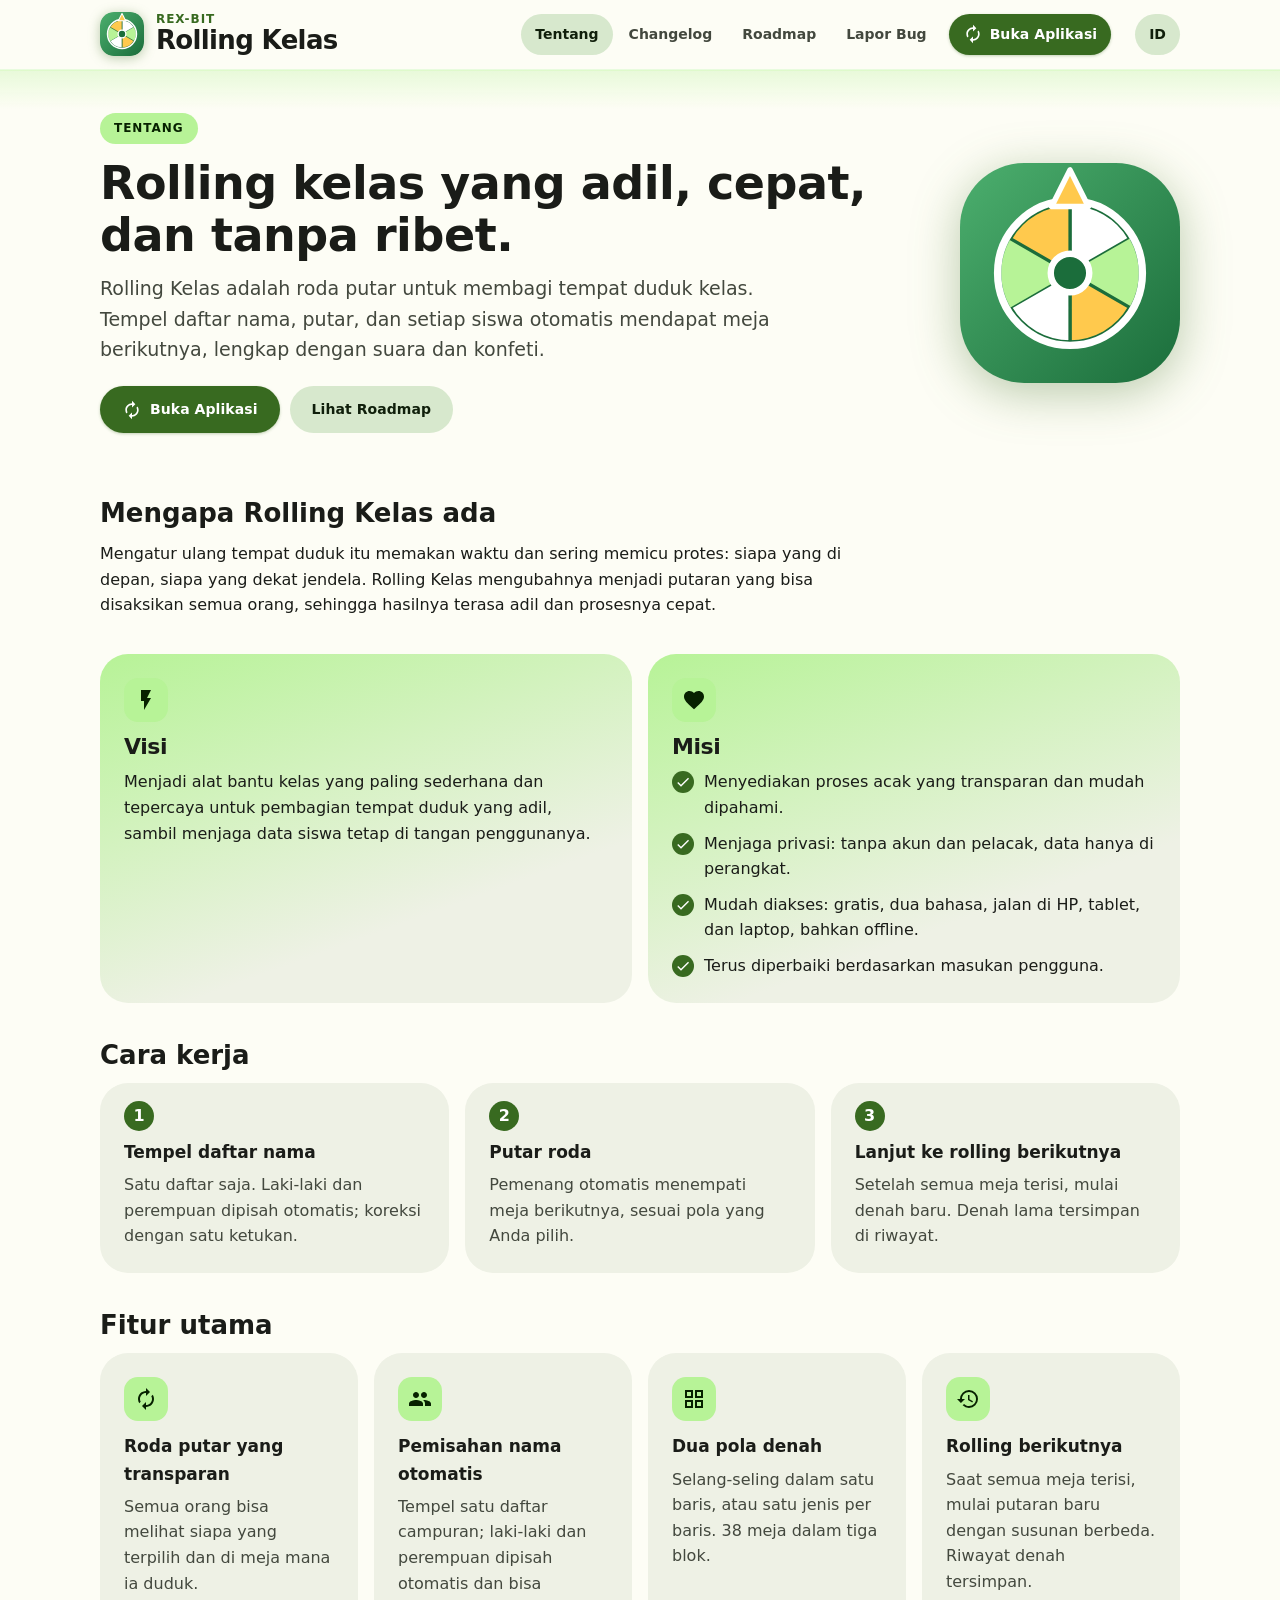
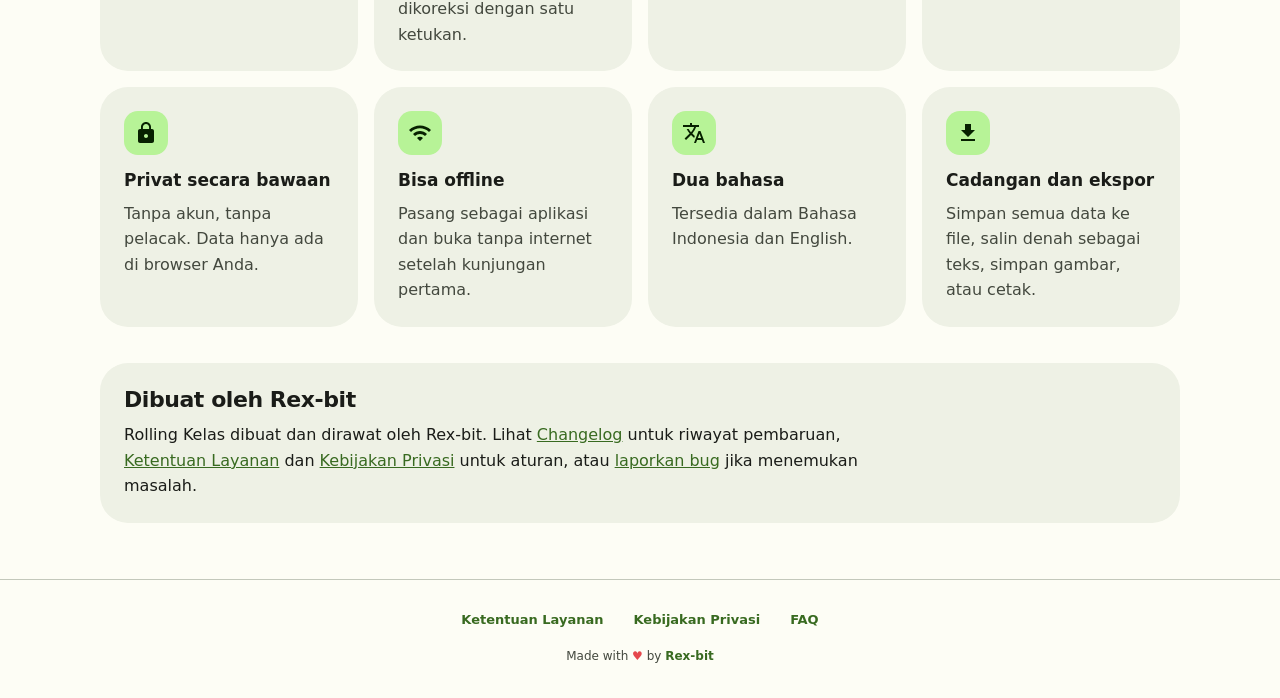
<file: about.html>
<!DOCTYPE html>
<html lang="id" data-titleid="Tentang Rolling Kelas · Roda Putar Tempat Duduk Kelas" data-titleen="About Rolling Kelas · Classroom Seat Spin Wheel" data-descid="Rolling Kelas adalah roda putar untuk membagi tempat duduk kelas secara adil. Kenali tujuan, visi, misi, dan fiturnya." data-descen="Rolling Kelas is a spin wheel that assigns classroom seats fairly. Learn about its purpose, vision, mission and features.">
<head>
<meta charset="UTF-8">
<meta name="viewport" content="width=device-width, initial-scale=1, viewport-fit=cover">
<title>Tentang Rolling Kelas · Roda Putar Tempat Duduk Kelas</title>
<meta name="description" content="Rolling Kelas adalah roda putar untuk membagi tempat duduk kelas secara adil. Kenali tujuan, visi, misi, dan fiturnya.">
<meta name="robots" content="index,follow">
<meta name="theme-color" content="#fdfdf5" media="(prefers-color-scheme: light)">
<meta name="theme-color" content="#11140f" media="(prefers-color-scheme: dark)">
<meta property="og:type" content="website">
<meta property="og:site_name" content="Rolling Kelas">
<meta property="og:title" content="Tentang Rolling Kelas · Roda Putar Tempat Duduk Kelas">
<meta property="og:description" content="Rolling Kelas adalah roda putar untuk membagi tempat duduk kelas secara adil. Kenali tujuan, visi, misi, dan fiturnya.">
<meta name="twitter:card" content="summary">
<link rel="manifest" href="manifest.webmanifest">
<link rel="icon" href="icons/icon-192.png" type="image/png">
<link rel="apple-touch-icon" href="icons/icon-180.png">
<link rel="stylesheet" href="assets/site.css">
<link rel="stylesheet" href="assets/expressive.css">
<script src="assets/init.js"></script>
<script src="assets/config.js"></script>
<script src="assets/site.js" defer></script>
</head>
<body data-page="about">
<a class="skip" href="#main"><span data-l="id">Lewati ke konten</span><span data-l="en">Skip to content</span></a>
<header class="site-h"><div class="hwrap">
  <a class="brand" href="index.html" aria-label="Rolling Kelas"><svg class="logo" viewBox="0 0 48 48" aria-hidden="true"><defs><linearGradient id="lg" x1="0" y1="0" x2="1" y2="1"><stop offset="0" style="stop-color:var(--lg1,#4caf6e)"/><stop offset="1" style="stop-color:var(--lg2,#1b6d3b)"/></linearGradient></defs><rect width="48" height="48" rx="14" fill="url(#lg)"/><path d="M24 24L24.00 9.00A15 15 0 0 1 36.99 16.50Z" fill="#ffffff" style="stroke:var(--lg2,#1b6d3b)" stroke-width=".7"/><path d="M24 24L36.99 16.50A15 15 0 0 1 36.99 31.50Z" style="fill:var(--lgs,#b7f397)" style="stroke:var(--lg2,#1b6d3b)" stroke-width=".7"/><path d="M24 24L36.99 31.50A15 15 0 0 1 24.00 39.00Z" fill="#ffc94d" style="stroke:var(--lg2,#1b6d3b)" stroke-width=".7"/><path d="M24 24L24.00 39.00A15 15 0 0 1 11.01 31.50Z" fill="#ffffff" style="stroke:var(--lg2,#1b6d3b)" stroke-width=".7"/><path d="M24 24L11.01 31.50A15 15 0 0 1 11.01 16.50Z" style="fill:var(--lgs,#b7f397)" style="stroke:var(--lg2,#1b6d3b)" stroke-width=".7"/><path d="M24 24L11.01 16.50A15 15 0 0 1 24.00 9.00Z" fill="#ffc94d" style="stroke:var(--lg2,#1b6d3b)" stroke-width=".7"/><circle cx="24" cy="24" r="15.8" fill="none" stroke="#fff" stroke-width="1.6"/><circle cx="24" cy="24" r="4.2" fill="#1b6d3b" stroke="#fff" stroke-width="1.4"/><path d="M24 1.5 20 9.5h8z" fill="#ffc94d" stroke="#fff" stroke-width="1.2" stroke-linejoin="round"/></svg><span><small>Rex-bit</small><b>Rolling Kelas</b></span></a>
  <nav class="main" id="mainnav" aria-label="Navigasi utama"><a href="about.html" aria-current="page"><span data-l="id">Tentang</span><span data-l="en">About</span></a><a href="changelog.html"><span data-l="id">Changelog</span><span data-l="en">Changelog</span></a><a href="roadmap.html"><span data-l="id">Roadmap</span><span data-l="en">Roadmap</span></a><a href="report-bug.html"><span data-l="id">Lapor Bug</span><span data-l="en">Report a Bug</span></a><a href="index.html" class="btn fill" style="margin-left:6px"><svg class="i" viewBox="0 0 24 24" aria-hidden="true"><path d="M12 6v3l4-4-4-4v3c-4.42 0-8 3.58-8 8 0 1.57.46 3.03 1.24 4.26L6.7 14.8A5.87 5.87 0 0 1 6 12c0-3.31 2.69-6 6-6zm6.76 1.74L17.3 9.2c.44.84.7 1.79.7 2.8 0 3.31-2.69 6-6 6v-3l-4 4 4 4v-3c4.42 0 8-3.58 8-8 0-1.57-.46-3.03-1.24-4.26z"/></svg><span data-l="id">Buka Aplikasi</span><span data-l="en">Open App</span></a></nav>
  <div class="hbtns"><button class="langbtn" id="langbtn" type="button">ID</button><button class="menubtn" id="menubtn" type="button" aria-expanded="false" aria-controls="mainnav" aria-label="Menu"><svg class="i" viewBox="0 0 24 24" aria-hidden="true"><path d="M3 18h18v-2H3v2zm0-5h18v-2H3v2zm0-7v2h18V6H3z"/></svg></button></div>
</div></header>
<main id="main">
<div class="wrap"><div class="hero about-hero"><div><span class="eyebrow"><span data-l="id">Tentang</span><span data-l="en">About</span></span>
<h1><span data-l="id">Rolling kelas yang adil, cepat, dan tanpa ribet.</span><span data-l="en">Fair, fast, hassle-free classroom seat rotation.</span></h1>
<p class="lead"><span data-l="id">Rolling Kelas adalah roda putar untuk membagi tempat duduk kelas. Tempel daftar nama, putar, dan setiap siswa otomatis mendapat meja berikutnya, lengkap dengan suara dan konfeti.</span><span data-l="en">Rolling Kelas is a spin wheel for assigning classroom seats. Paste your class list, spin, and each student is automatically placed at the next desk, with sound and confetti.</span></p>
<div class="row" style="margin-top:22px"><a class="btn fill" href="index.html"><svg class="i" viewBox="0 0 24 24" aria-hidden="true"><path d="M12 6v3l4-4-4-4v3c-4.42 0-8 3.58-8 8 0 1.57.46 3.03 1.24 4.26L6.7 14.8A5.87 5.87 0 0 1 6 12c0-3.31 2.69-6 6-6zm6.76 1.74L17.3 9.2c.44.84.7 1.79.7 2.8 0 3.31-2.69 6-6 6v-3l-4 4 4 4v-3c4.42 0 8-3.58 8-8 0-1.57-.46-3.03-1.24-4.26z"/></svg><span data-l="id">Buka Aplikasi</span><span data-l="en">Open App</span></a><a class="btn tonal" href="roadmap.html"><span data-l="id">Lihat Roadmap</span><span data-l="en">View Roadmap</span></a></div></div>
<svg class="spinlogo" viewBox="0 0 48 48" aria-hidden="true"><defs><linearGradient id="lg2" x1="0" y1="0" x2="1" y2="1"><stop offset="0" style="stop-color:var(--lg21,#4caf6e)"/><stop offset="1" style="stop-color:var(--lg22,#1b6d3b)"/></linearGradient></defs><rect width="48" height="48" rx="14" fill="url(#lg2)"/><path d="M24 24L24.00 9.00A15 15 0 0 1 36.99 16.50Z" fill="#ffffff" style="stroke:var(--lg22,#1b6d3b)" stroke-width=".7"/><path d="M24 24L36.99 16.50A15 15 0 0 1 36.99 31.50Z" style="fill:var(--lg2s,#b7f397)" style="stroke:var(--lg22,#1b6d3b)" stroke-width=".7"/><path d="M24 24L36.99 31.50A15 15 0 0 1 24.00 39.00Z" fill="#ffc94d" style="stroke:var(--lg22,#1b6d3b)" stroke-width=".7"/><path d="M24 24L24.00 39.00A15 15 0 0 1 11.01 31.50Z" fill="#ffffff" style="stroke:var(--lg22,#1b6d3b)" stroke-width=".7"/><path d="M24 24L11.01 31.50A15 15 0 0 1 11.01 16.50Z" style="fill:var(--lg2s,#b7f397)" style="stroke:var(--lg22,#1b6d3b)" stroke-width=".7"/><path d="M24 24L11.01 16.50A15 15 0 0 1 24.00 9.00Z" fill="#ffc94d" style="stroke:var(--lg22,#1b6d3b)" stroke-width=".7"/><circle cx="24" cy="24" r="15.8" fill="none" stroke="#fff" stroke-width="1.6"/><circle cx="24" cy="24" r="4.2" fill="#1b6d3b" stroke="#fff" stroke-width="1.4"/><path d="M24 1.5 20 9.5h8z" fill="#ffc94d" stroke="#fff" stroke-width="1.2" stroke-linejoin="round"/></svg></div></div>
<div class="wrap">
<section class="block"><h2><span data-l="id">Mengapa Rolling Kelas ada</span><span data-l="en">Why Rolling Kelas exists</span></h2>
<div data-l="id"><p style='max-width:760px'>Mengatur ulang tempat duduk itu memakan waktu dan sering memicu protes: siapa yang di depan, siapa yang dekat jendela. Rolling Kelas mengubahnya menjadi putaran yang bisa disaksikan semua orang, sehingga hasilnya terasa adil dan prosesnya cepat.</p></div><div data-l="en"><p style='max-width:760px'>Rearranging seats takes time and often causes complaints: who sits at the front, who gets the window. Rolling Kelas turns it into a spin everyone can watch, so the result feels fair and the process is quick.</p></div></section>
<section class="block vm"><div class="grid g2">
<div class="card"><div class="ico"><svg class="i" viewBox="0 0 24 24" aria-hidden="true"><path d="M7 2v11h3v9l7-12h-4l4-8z"/></svg></div><h2><span data-l="id">Visi</span><span data-l="en">Vision</span></h2><div data-l="id"><p>Menjadi alat bantu kelas yang paling sederhana dan tepercaya untuk pembagian tempat duduk yang adil, sambil menjaga data siswa tetap di tangan penggunanya.</p></div><div data-l="en"><p>To be the simplest and most trusted classroom tool for fair seat assignment, while keeping student data in the hands of its users.</p></div></div>
<div class="card"><div class="ico"><svg class="i" viewBox="0 0 24 24" aria-hidden="true"><path d="M12 21.35l-1.45-1.32C5.4 15.36 2 12.28 2 8.5 2 5.42 4.42 3 7.5 3c1.74 0 3.41.81 4.5 2.09C13.09 3.81 14.76 3 16.5 3 19.58 3 22 5.42 22 8.5c0 3.78-3.4 6.86-8.55 11.54L12 21.35z"/></svg></div><h2><span data-l="id">Misi</span><span data-l="en">Mission</span></h2><div data-l="id"><ul class="mission"><li>Menyediakan proses acak yang transparan dan mudah dipahami.</li><li>Menjaga privasi: tanpa akun dan pelacak, data hanya di perangkat.</li><li>Mudah diakses: gratis, dua bahasa, jalan di HP, tablet, dan laptop, bahkan offline.</li><li>Terus diperbaiki berdasarkan masukan pengguna.</li></ul></div><div data-l="en"><ul class="mission"><li>Provide a transparent randomizing process that is easy to understand.</li><li>Protect privacy: no accounts or trackers, data stays on the device.</li><li>Stay accessible: free, two languages, works on phones, tablets and laptops, even offline.</li><li>Keep improving based on user feedback.</li></ul></div></div>
</div></section>
<section class="block"><h2><span data-l="id">Cara kerja</span><span data-l="en">How it works</span></h2><div class="steps">
<div class="card"><h3><span data-l="id">Tempel daftar nama</span><span data-l="en">Paste your class list</span></h3><p style="margin:0;color:var(--onv)"><span data-l="id">Satu daftar saja. Laki-laki dan perempuan dipisah otomatis; koreksi dengan satu ketukan.</span><span data-l="en">One list is enough. Boys and girls are split automatically; fix any mistake with a tap.</span></p></div>
<div class="card"><h3><span data-l="id">Putar roda</span><span data-l="en">Spin the wheel</span></h3><p style="margin:0;color:var(--onv)"><span data-l="id">Pemenang otomatis menempati meja berikutnya, sesuai pola yang Anda pilih.</span><span data-l="en">The winner is placed on the next desk, following the pattern you chose.</span></p></div>
<div class="card"><h3><span data-l="id">Lanjut ke rolling berikutnya</span><span data-l="en">Move on to the next rolling</span></h3><p style="margin:0;color:var(--onv)"><span data-l="id">Setelah semua meja terisi, mulai denah baru. Denah lama tersimpan di riwayat.</span><span data-l="en">Once every desk is filled, start a new layout. The old one stays in the history.</span></p></div>
</div></section>
<section class="block"><h2><span data-l="id">Fitur utama</span><span data-l="en">Key features</span></h2><div class="grid g4"><div class="card"><div class="ico"><svg class="i" viewBox="0 0 24 24" aria-hidden="true"><path d="M12 6v3l4-4-4-4v3c-4.42 0-8 3.58-8 8 0 1.57.46 3.03 1.24 4.26L6.7 14.8A5.87 5.87 0 0 1 6 12c0-3.31 2.69-6 6-6zm6.76 1.74L17.3 9.2c.44.84.7 1.79.7 2.8 0 3.31-2.69 6-6 6v-3l-4 4 4 4v-3c4.42 0 8-3.58 8-8 0-1.57-.46-3.03-1.24-4.26z"/></svg></div><h3><span data-l="id">Roda putar yang transparan</span><span data-l="en">A transparent spin wheel</span></h3><p style="color:var(--onv);margin:0"><span data-l="id">Semua orang bisa melihat siapa yang terpilih dan di meja mana ia duduk.</span><span data-l="en">Everyone can see who is picked and which desk they get.</span></p></div><div class="card"><div class="ico"><svg class="i" viewBox="0 0 24 24" aria-hidden="true"><path d="M16 11c1.66 0 2.99-1.34 2.99-3S17.66 5 16 5c-1.66 0-3 1.34-3 3s1.34 3 3 3zm-8 0c1.66 0 2.99-1.34 2.99-3S9.66 5 8 5C6.34 5 5 6.34 5 8s1.34 3 3 3zm0 2c-2.33 0-7 1.17-7 3.5V19h14v-2.5c0-2.33-4.67-3.5-7-3.5zm8 0c-.29 0-.62.02-.97.05 1.16.84 1.97 1.97 1.97 3.45V19h6v-2.5c0-2.33-4.67-3.5-7-3.5z"/></svg></div><h3><span data-l="id">Pemisahan nama otomatis</span><span data-l="en">Automatic name split</span></h3><p style="color:var(--onv);margin:0"><span data-l="id">Tempel satu daftar campuran; laki-laki dan perempuan dipisah otomatis dan bisa dikoreksi dengan satu ketukan.</span><span data-l="en">Paste one mixed list; boys and girls are split automatically and can be corrected with a tap.</span></p></div><div class="card"><div class="ico"><svg class="i" viewBox="0 0 24 24" aria-hidden="true"><path d="M3 3v8h8V3H3zm6 6H5V5h4v4zm-6 4v8h8v-8H3zm6 6H5v-4h4v4zm4-16v8h8V3h-8zm6 6h-4V5h4v4zm-6 4v8h8v-8h-8zm6 6h-4v-4h4v4z"/></svg></div><h3><span data-l="id">Dua pola denah</span><span data-l="en">Two seating patterns</span></h3><p style="color:var(--onv);margin:0"><span data-l="id">Selang-seling dalam satu baris, atau satu jenis per baris. 38 meja dalam tiga blok.</span><span data-l="en">Alternating inside each row, or one gender per row. 38 desks in three blocks.</span></p></div><div class="card"><div class="ico"><svg class="i" viewBox="0 0 24 24" aria-hidden="true"><path d="M13 3a9 9 0 0 0-9 9H1l3.89 3.89.07.14L9 12H6c0-3.87 3.13-7 7-7s7 3.13 7 7-3.13 7-7 7c-1.93 0-3.68-.79-4.94-2.06l-1.42 1.42A8.954 8.954 0 0 0 13 21a9 9 0 0 0 0-18zm-1 5v5l4.28 2.54.72-1.21-3.5-2.08V8H12z"/></svg></div><h3><span data-l="id">Rolling berikutnya</span><span data-l="en">Next rolling rounds</span></h3><p style="color:var(--onv);margin:0"><span data-l="id">Saat semua meja terisi, mulai putaran baru dengan susunan berbeda. Riwayat denah tersimpan.</span><span data-l="en">When all desks are filled, start a new round with a different layout. Past layouts are kept.</span></p></div><div class="card"><div class="ico"><svg class="i" viewBox="0 0 24 24" aria-hidden="true"><path d="M18 8h-1V6c0-2.76-2.24-5-5-5S7 3.24 7 6v2H6c-1.1 0-2 .9-2 2v10c0 1.1.9 2 2 2h12c1.1 0 2-.9 2-2V10c0-1.1-.9-2-2-2zm-6 9c-1.1 0-2-.9-2-2s.9-2 2-2 2 .9 2 2-.9 2-2 2zm3.1-9H8.9V6c0-1.71 1.39-3.1 3.1-3.1 1.71 0 3.1 1.39 3.1 3.1v2z"/></svg></div><h3><span data-l="id">Privat secara bawaan</span><span data-l="en">Private by design</span></h3><p style="color:var(--onv);margin:0"><span data-l="id">Tanpa akun, tanpa pelacak. Data hanya ada di browser Anda.</span><span data-l="en">No accounts, no trackers. Data stays in your browser.</span></p></div><div class="card"><div class="ico"><svg class="i" viewBox="0 0 24 24" aria-hidden="true"><path d="M1 9l2 2c4.97-4.97 13.03-4.97 18 0l2-2C16.93 2.93 7.08 2.93 1 9zm8 8l3 3 3-3a4.237 4.237 0 0 0-6 0zm-4-4l2 2a7.074 7.074 0 0 1 10 0l2-2C15.14 9.14 8.87 9.14 5 13z"/></svg></div><h3><span data-l="id">Bisa offline</span><span data-l="en">Works offline</span></h3><p style="color:var(--onv);margin:0"><span data-l="id">Pasang sebagai aplikasi dan buka tanpa internet setelah kunjungan pertama.</span><span data-l="en">Install it as an app and open it without internet after the first visit.</span></p></div><div class="card"><div class="ico"><svg class="i" viewBox="0 0 24 24" aria-hidden="true"><path d="M12.87 15.07l-2.54-2.51.03-.03A17.52 17.52 0 0 0 14.07 6H17V4h-7V2H8v2H1v1.99h11.17C11.5 7.92 10.44 9.75 9 11.35 8.07 10.32 7.3 9.19 6.69 8h-2c.73 1.63 1.73 3.17 2.98 4.56l-5.09 5.02L4 19l5-5 3.11 3.11.76-2.04zM18.5 10h-2L12 22h2l1.12-3h4.75L21 22h2l-4.5-12zm-2.62 7l1.62-4.33L19.12 17h-3.24z"/></svg></div><h3><span data-l="id">Dua bahasa</span><span data-l="en">Two languages</span></h3><p style="color:var(--onv);margin:0"><span data-l="id">Tersedia dalam Bahasa Indonesia dan English.</span><span data-l="en">Available in Bahasa Indonesia and English.</span></p></div><div class="card"><div class="ico"><svg class="i" viewBox="0 0 24 24" aria-hidden="true"><path d="M19 9h-4V3H9v6H5l7 7 7-7zM5 18v2h14v-2H5z"/></svg></div><h3><span data-l="id">Cadangan dan ekspor</span><span data-l="en">Backup and export</span></h3><p style="color:var(--onv);margin:0"><span data-l="id">Simpan semua data ke file, salin denah sebagai teks, simpan gambar, atau cetak.</span><span data-l="en">Save all data to a file, copy the plan as text, save an image, or print.</span></p></div></div></section>
<section class="block"><div class="card"><h2><span data-l="id">Dibuat oleh Rex-bit</span><span data-l="en">Built by Rex-bit</span></h2><div data-l="id"><p style='margin:0;max-width:760px'>Rolling Kelas dibuat dan dirawat oleh Rex-bit. Lihat <a href='changelog.html'>Changelog</a> untuk riwayat pembaruan, <a href='terms.html'>Ketentuan Layanan</a> dan <a href='index.html#privacy'>Kebijakan Privasi</a> untuk aturan, atau <a href='report-bug.html'>laporkan bug</a> jika menemukan masalah.</p></div><div data-l="en"><p style='margin:0;max-width:760px'>Rolling Kelas is built and maintained by Rex-bit. See the <a href='changelog.html'>Changelog</a> for updates, the <a href='terms.html'>Terms of Service</a> and <a href='index.html#privacy'>Privacy Policy</a> for the rules, or <a href='report-bug.html'>report a bug</a> if you find a problem.</p></div></div></section>
</div>
</main>
<footer class="site-f"><nav class="flinks" aria-label="Footer"><a href="terms.html"><span data-l="id">Ketentuan Layanan</span><span data-l="en">Terms of Service</span></a><a href="index.html#privacy"><span data-l="id">Kebijakan Privasi</span><span data-l="en">Privacy Policy</span></a><a href="index.html#faq"><span data-l="id">FAQ</span><span data-l="en">FAQ</span></a></nav>Made with <span class="h">♥</span> by <b>Rex-bit</b></footer>
<div id="toast" role="status" aria-live="polite"></div>

</body>
</html>
</file>
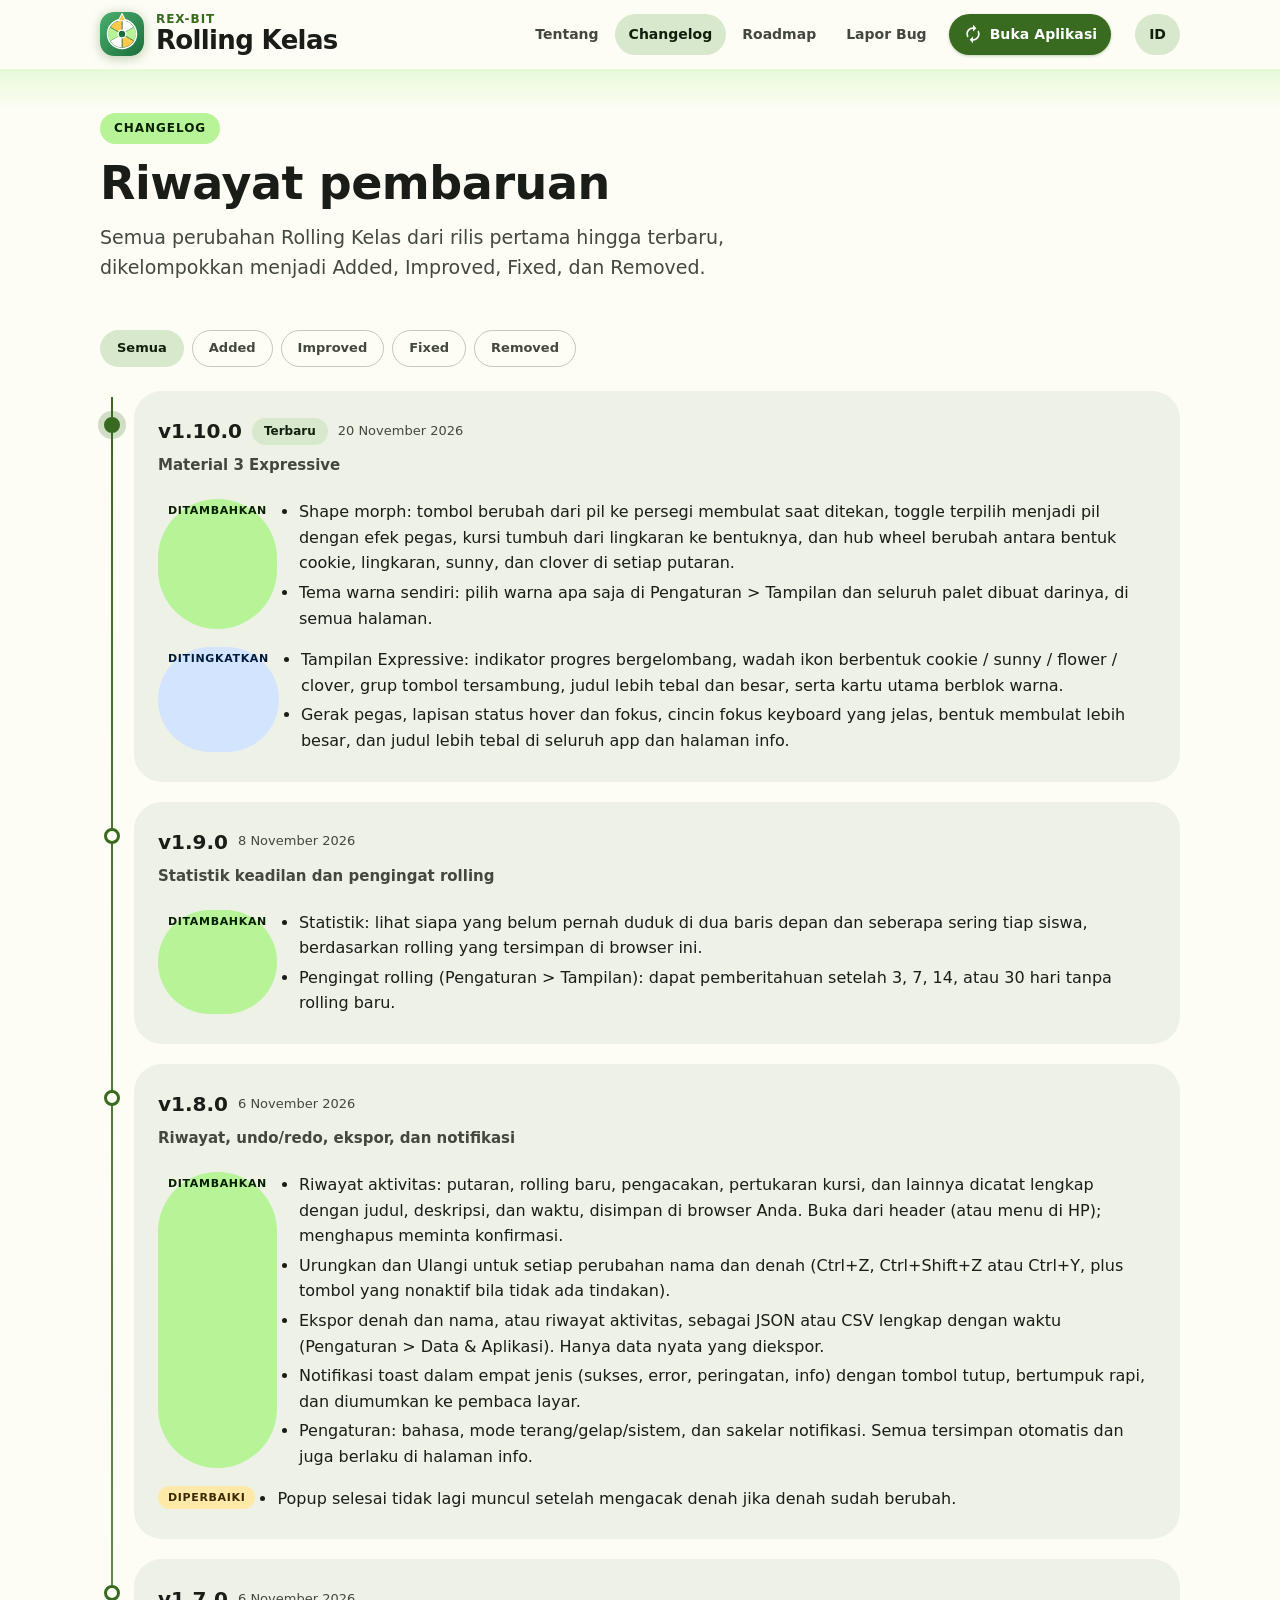
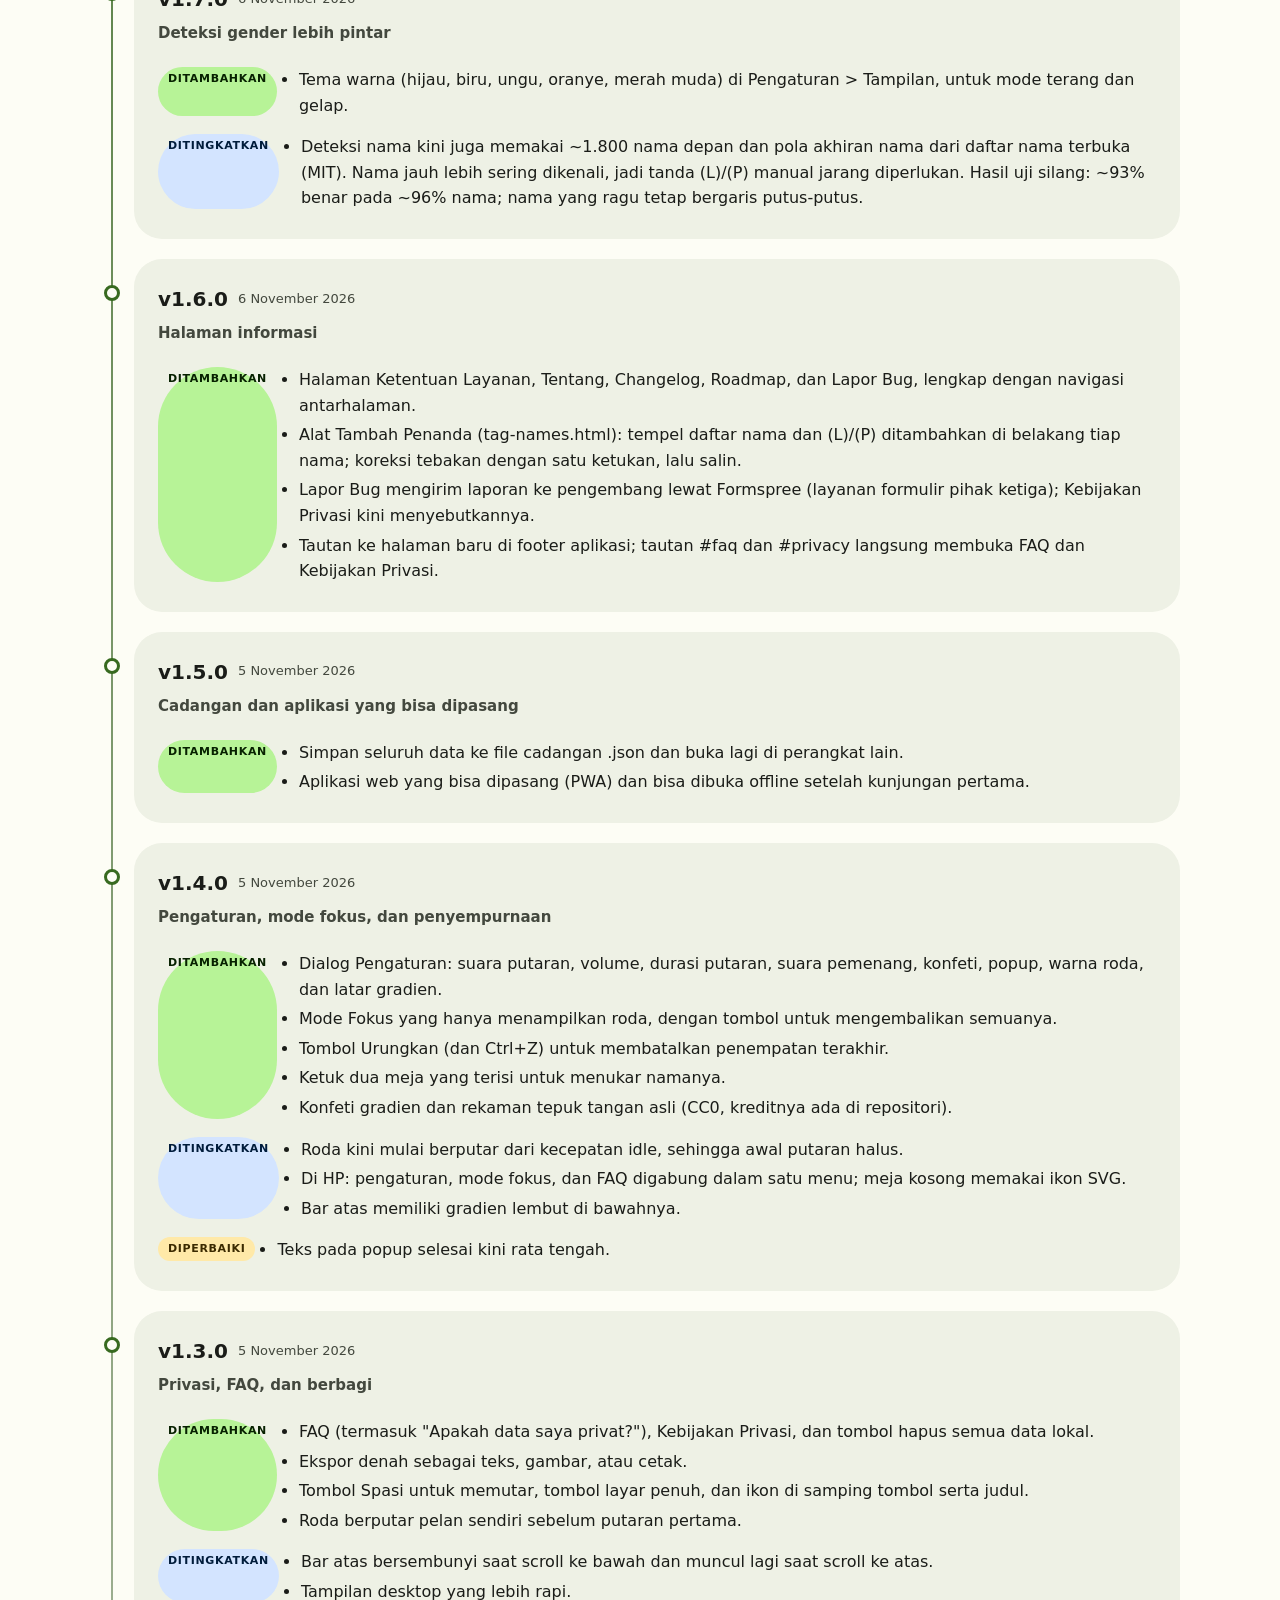
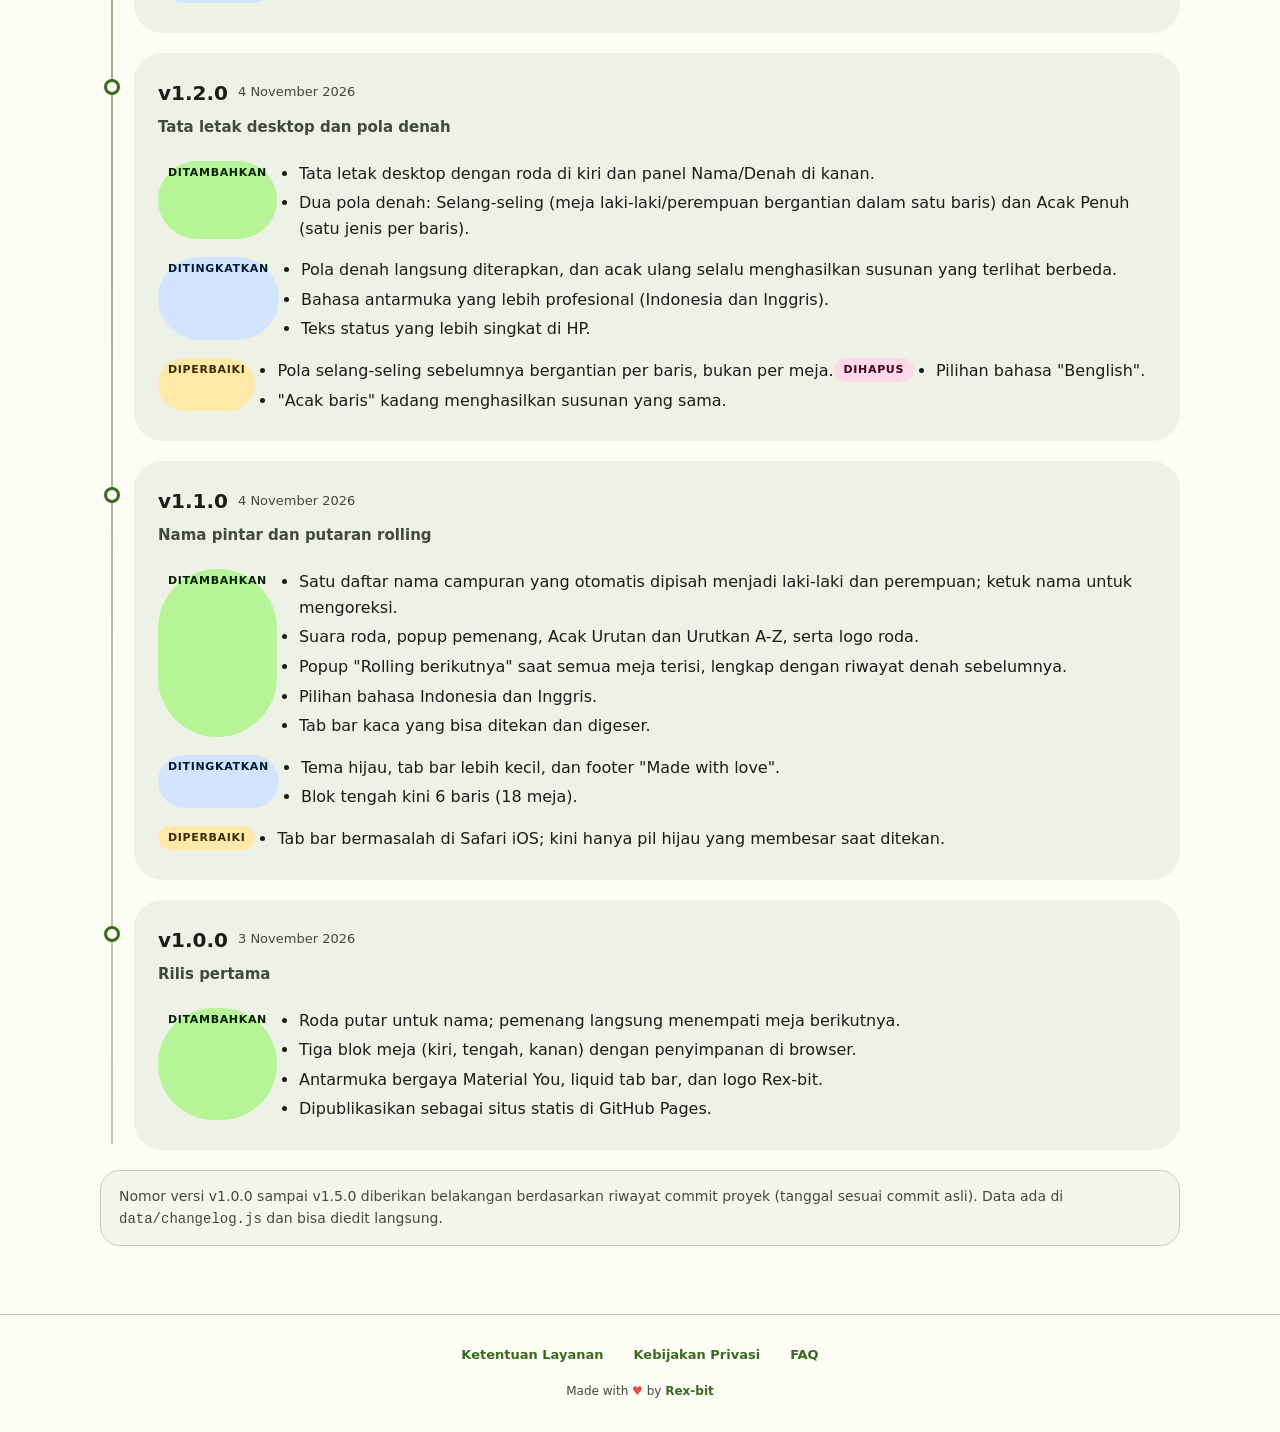
<file: changelog.html>
<!DOCTYPE html>
<html lang="id" data-titleid="Changelog · Riwayat Pembaruan Rolling Kelas" data-titleen="Changelog · Rolling Kelas Release History" data-descid="Riwayat pembaruan Rolling Kelas dengan sistem versi: fitur baru, peningkatan, perbaikan, dan yang dihapus." data-descen="Rolling Kelas release history with versions: new features, improvements, fixes and removals.">
<head>
<meta charset="UTF-8">
<meta name="viewport" content="width=device-width, initial-scale=1, viewport-fit=cover">
<title>Changelog · Riwayat Pembaruan Rolling Kelas</title>
<meta name="description" content="Riwayat pembaruan Rolling Kelas dengan sistem versi: fitur baru, peningkatan, perbaikan, dan yang dihapus.">
<meta name="robots" content="index,follow">
<meta name="theme-color" content="#fdfdf5" media="(prefers-color-scheme: light)">
<meta name="theme-color" content="#11140f" media="(prefers-color-scheme: dark)">
<meta property="og:type" content="website">
<meta property="og:site_name" content="Rolling Kelas">
<meta property="og:title" content="Changelog · Riwayat Pembaruan Rolling Kelas">
<meta property="og:description" content="Riwayat pembaruan Rolling Kelas dengan sistem versi: fitur baru, peningkatan, perbaikan, dan yang dihapus.">
<meta name="twitter:card" content="summary">
<link rel="manifest" href="manifest.webmanifest">
<link rel="icon" href="icons/icon-192.png" type="image/png">
<link rel="apple-touch-icon" href="icons/icon-180.png">
<link rel="stylesheet" href="assets/site.css">
<link rel="stylesheet" href="assets/expressive.css">
<script src="assets/init.js"></script>
<script src="assets/config.js"></script>
<script src="assets/site.js" defer></script>
</head>
<body data-page="changelog">
<a class="skip" href="#main"><span data-l="id">Lewati ke konten</span><span data-l="en">Skip to content</span></a>
<header class="site-h"><div class="hwrap">
  <a class="brand" href="index.html" aria-label="Rolling Kelas"><svg class="logo" viewBox="0 0 48 48" aria-hidden="true"><defs><linearGradient id="lg" x1="0" y1="0" x2="1" y2="1"><stop offset="0" style="stop-color:var(--lg1,#4caf6e)"/><stop offset="1" style="stop-color:var(--lg2,#1b6d3b)"/></linearGradient></defs><rect width="48" height="48" rx="14" fill="url(#lg)"/><path d="M24 24L24.00 9.00A15 15 0 0 1 36.99 16.50Z" fill="#ffffff" style="stroke:var(--lg2,#1b6d3b)" stroke-width=".7"/><path d="M24 24L36.99 16.50A15 15 0 0 1 36.99 31.50Z" style="fill:var(--lgs,#b7f397)" style="stroke:var(--lg2,#1b6d3b)" stroke-width=".7"/><path d="M24 24L36.99 31.50A15 15 0 0 1 24.00 39.00Z" fill="#ffc94d" style="stroke:var(--lg2,#1b6d3b)" stroke-width=".7"/><path d="M24 24L24.00 39.00A15 15 0 0 1 11.01 31.50Z" fill="#ffffff" style="stroke:var(--lg2,#1b6d3b)" stroke-width=".7"/><path d="M24 24L11.01 31.50A15 15 0 0 1 11.01 16.50Z" style="fill:var(--lgs,#b7f397)" style="stroke:var(--lg2,#1b6d3b)" stroke-width=".7"/><path d="M24 24L11.01 16.50A15 15 0 0 1 24.00 9.00Z" fill="#ffc94d" style="stroke:var(--lg2,#1b6d3b)" stroke-width=".7"/><circle cx="24" cy="24" r="15.8" fill="none" stroke="#fff" stroke-width="1.6"/><circle cx="24" cy="24" r="4.2" fill="#1b6d3b" stroke="#fff" stroke-width="1.4"/><path d="M24 1.5 20 9.5h8z" fill="#ffc94d" stroke="#fff" stroke-width="1.2" stroke-linejoin="round"/></svg><span><small>Rex-bit</small><b>Rolling Kelas</b></span></a>
  <nav class="main" id="mainnav" aria-label="Navigasi utama"><a href="about.html"><span data-l="id">Tentang</span><span data-l="en">About</span></a><a href="changelog.html" aria-current="page"><span data-l="id">Changelog</span><span data-l="en">Changelog</span></a><a href="roadmap.html"><span data-l="id">Roadmap</span><span data-l="en">Roadmap</span></a><a href="report-bug.html"><span data-l="id">Lapor Bug</span><span data-l="en">Report a Bug</span></a><a href="index.html" class="btn fill" style="margin-left:6px"><svg class="i" viewBox="0 0 24 24" aria-hidden="true"><path d="M12 6v3l4-4-4-4v3c-4.42 0-8 3.58-8 8 0 1.57.46 3.03 1.24 4.26L6.7 14.8A5.87 5.87 0 0 1 6 12c0-3.31 2.69-6 6-6zm6.76 1.74L17.3 9.2c.44.84.7 1.79.7 2.8 0 3.31-2.69 6-6 6v-3l-4 4 4 4v-3c4.42 0 8-3.58 8-8 0-1.57-.46-3.03-1.24-4.26z"/></svg><span data-l="id">Buka Aplikasi</span><span data-l="en">Open App</span></a></nav>
  <div class="hbtns"><button class="langbtn" id="langbtn" type="button">ID</button><button class="menubtn" id="menubtn" type="button" aria-expanded="false" aria-controls="mainnav" aria-label="Menu"><svg class="i" viewBox="0 0 24 24" aria-hidden="true"><path d="M3 18h18v-2H3v2zm0-5h18v-2H3v2zm0-7v2h18V6H3z"/></svg></button></div>
</div></header>
<main id="main">
<div class="wrap"><div class="hero"><span class="eyebrow"><span data-l="id">Changelog</span><span data-l="en">Changelog</span></span>
<h1><span data-l="id">Riwayat pembaruan</span><span data-l="en">Release history</span></h1><p class="lead"><span data-l="id">Semua perubahan Rolling Kelas dari rilis pertama hingga terbaru, dikelompokkan menjadi Added, Improved, Fixed, dan Removed.</span><span data-l="en">Every change to Rolling Kelas from the first release to the latest, grouped as Added, Improved, Fixed and Removed.</span></p></div></div><div class="wrap">
<div class="filters" role="group" aria-label="Filter">
<button class="fchip" data-f="all" aria-pressed="true" type="button"><span data-l="id">Semua</span><span data-l="en">All</span></button>
<button class="fchip" data-f="added" aria-pressed="false" type="button">Added</button>
<button class="fchip" data-f="improved" aria-pressed="false" type="button">Improved</button>
<button class="fchip" data-f="fixed" aria-pressed="false" type="button">Fixed</button>
<button class="fchip" data-f="removed" aria-pressed="false" type="button">Removed</button></div>
<div class="tl" id="tl" aria-live="polite"></div>
<noscript><p class="callout"><span data-l="id">Aktifkan JavaScript untuk melihat riwayat pembaruan.</span><span data-l="en">Enable JavaScript to see the release history.</span></p></noscript>
<p class="callout" style="margin-top:8px"><span data-l="id">Nomor versi v1.0.0 sampai v1.5.0 diberikan belakangan berdasarkan riwayat commit proyek (tanggal sesuai commit asli). Data ada di <code>data/changelog.js</code> dan bisa diedit langsung.</span><span data-l="en">Version numbers v1.0.0 to v1.5.0 were assigned retroactively from the project's commit history (dates are the real commit dates). The data lives in <code>data/changelog.js</code> and can be edited directly.</span></p>
</div>
</main>
<footer class="site-f"><nav class="flinks" aria-label="Footer"><a href="terms.html"><span data-l="id">Ketentuan Layanan</span><span data-l="en">Terms of Service</span></a><a href="index.html#privacy"><span data-l="id">Kebijakan Privasi</span><span data-l="en">Privacy Policy</span></a><a href="index.html#faq"><span data-l="id">FAQ</span><span data-l="en">FAQ</span></a></nav>Made with <span class="h">♥</span> by <b>Rex-bit</b></footer>
<div id="toast" role="status" aria-live="polite"></div>
<script src="data/changelog.js"></script>
<script src="assets/changelog.js" defer></script>
</body>
</html>
</file>
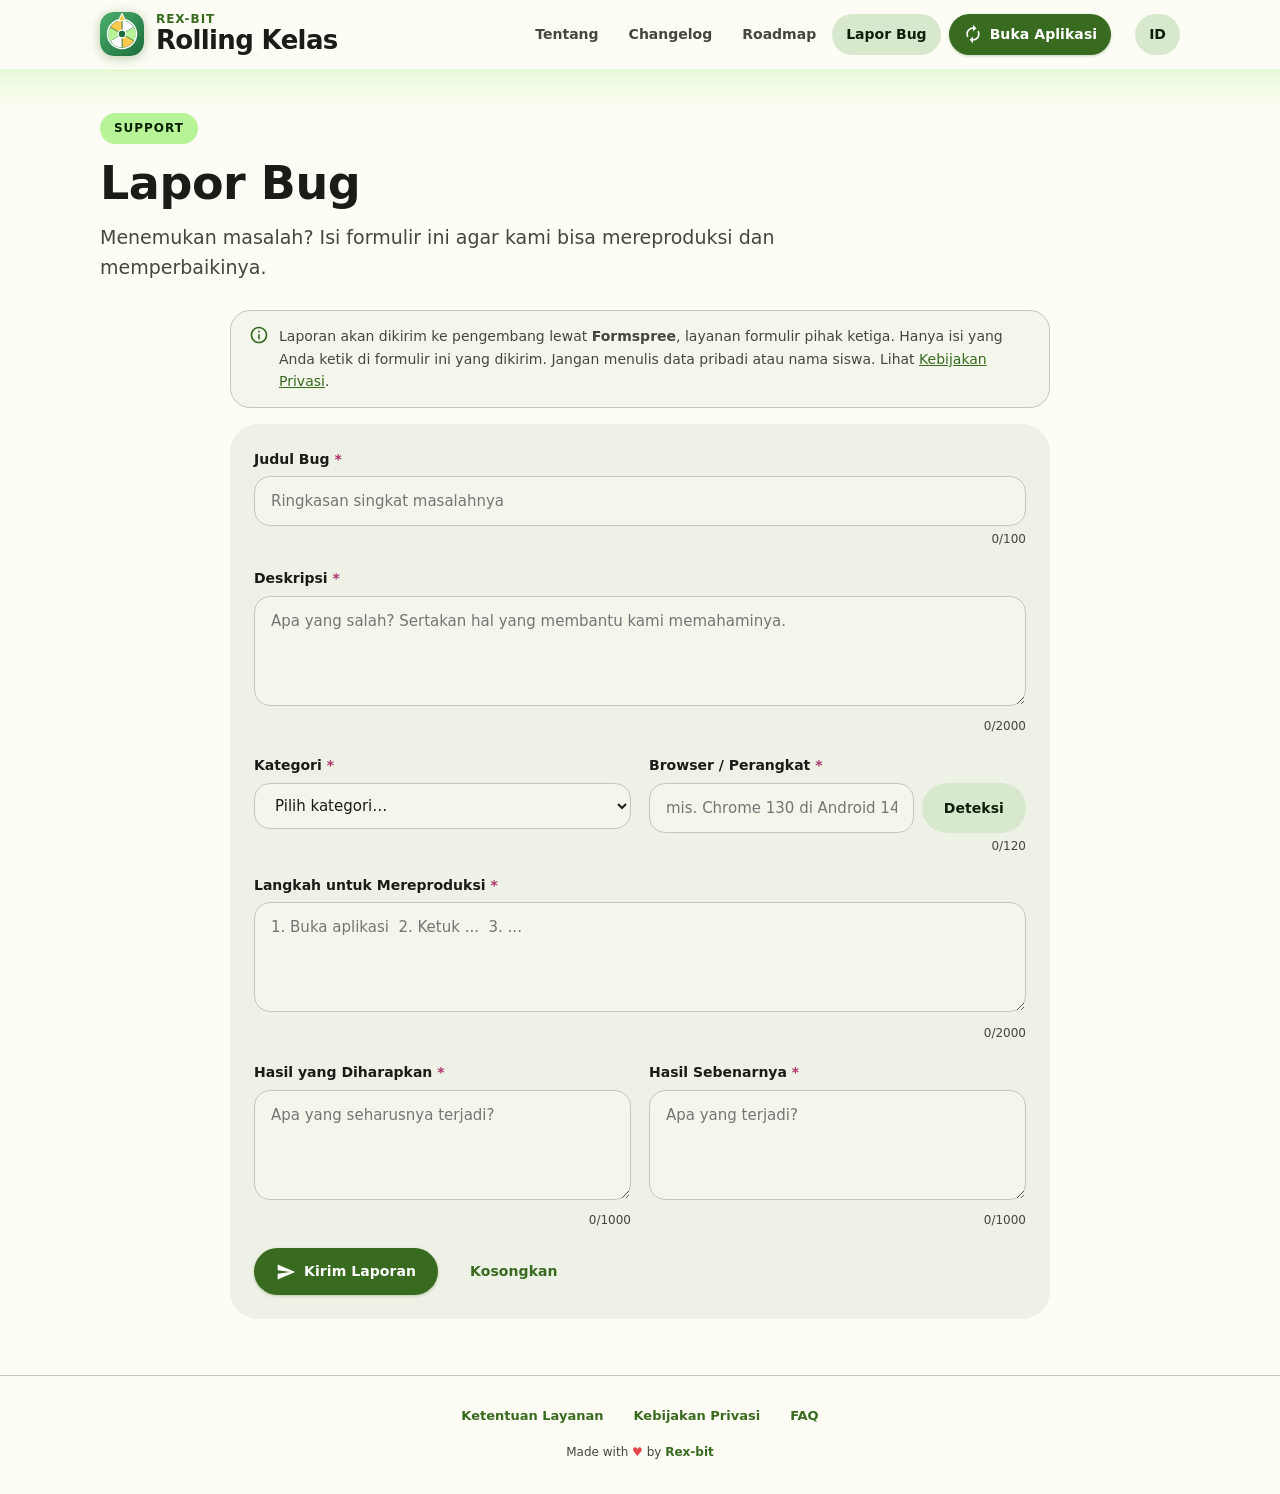
<file: report-bug.html>
<!DOCTYPE html>
<html lang="id" data-titleid="Lapor Bug · Rolling Kelas" data-titleen="Report a Bug · Rolling Kelas" data-descid="Laporkan bug di Rolling Kelas: isi judul, deskripsi, kategori, browser/perangkat, langkah reproduksi, hasil yang diharapkan dan hasil sebenarnya." data-descen="Report a bug in Rolling Kelas: title, description, category, browser/device, steps to reproduce, expected and actual result.">
<head>
<meta charset="UTF-8">
<meta name="viewport" content="width=device-width, initial-scale=1, viewport-fit=cover">
<title>Lapor Bug · Rolling Kelas</title>
<meta name="description" content="Laporkan bug di Rolling Kelas: isi judul, deskripsi, kategori, browser/perangkat, langkah reproduksi, hasil yang diharapkan dan hasil sebenarnya.">
<meta name="robots" content="index,follow">
<meta name="theme-color" content="#fdfdf5" media="(prefers-color-scheme: light)">
<meta name="theme-color" content="#11140f" media="(prefers-color-scheme: dark)">
<meta property="og:type" content="website">
<meta property="og:site_name" content="Rolling Kelas">
<meta property="og:title" content="Lapor Bug · Rolling Kelas">
<meta property="og:description" content="Laporkan bug di Rolling Kelas: isi judul, deskripsi, kategori, browser/perangkat, langkah reproduksi, hasil yang diharapkan dan hasil sebenarnya.">
<meta name="twitter:card" content="summary">
<link rel="manifest" href="manifest.webmanifest">
<link rel="icon" href="icons/icon-192.png" type="image/png">
<link rel="apple-touch-icon" href="icons/icon-180.png">
<link rel="stylesheet" href="assets/site.css">
<link rel="stylesheet" href="assets/expressive.css">
<script src="assets/init.js"></script>
<script src="assets/config.js"></script>
<script src="assets/site.js" defer></script>
</head>
<body data-page="report">
<a class="skip" href="#main"><span data-l="id">Lewati ke konten</span><span data-l="en">Skip to content</span></a>
<header class="site-h"><div class="hwrap">
  <a class="brand" href="index.html" aria-label="Rolling Kelas"><svg class="logo" viewBox="0 0 48 48" aria-hidden="true"><defs><linearGradient id="lg" x1="0" y1="0" x2="1" y2="1"><stop offset="0" style="stop-color:var(--lg1,#4caf6e)"/><stop offset="1" style="stop-color:var(--lg2,#1b6d3b)"/></linearGradient></defs><rect width="48" height="48" rx="14" fill="url(#lg)"/><path d="M24 24L24.00 9.00A15 15 0 0 1 36.99 16.50Z" fill="#ffffff" style="stroke:var(--lg2,#1b6d3b)" stroke-width=".7"/><path d="M24 24L36.99 16.50A15 15 0 0 1 36.99 31.50Z" style="fill:var(--lgs,#b7f397)" style="stroke:var(--lg2,#1b6d3b)" stroke-width=".7"/><path d="M24 24L36.99 31.50A15 15 0 0 1 24.00 39.00Z" fill="#ffc94d" style="stroke:var(--lg2,#1b6d3b)" stroke-width=".7"/><path d="M24 24L24.00 39.00A15 15 0 0 1 11.01 31.50Z" fill="#ffffff" style="stroke:var(--lg2,#1b6d3b)" stroke-width=".7"/><path d="M24 24L11.01 31.50A15 15 0 0 1 11.01 16.50Z" style="fill:var(--lgs,#b7f397)" style="stroke:var(--lg2,#1b6d3b)" stroke-width=".7"/><path d="M24 24L11.01 16.50A15 15 0 0 1 24.00 9.00Z" fill="#ffc94d" style="stroke:var(--lg2,#1b6d3b)" stroke-width=".7"/><circle cx="24" cy="24" r="15.8" fill="none" stroke="#fff" stroke-width="1.6"/><circle cx="24" cy="24" r="4.2" fill="#1b6d3b" stroke="#fff" stroke-width="1.4"/><path d="M24 1.5 20 9.5h8z" fill="#ffc94d" stroke="#fff" stroke-width="1.2" stroke-linejoin="round"/></svg><span><small>Rex-bit</small><b>Rolling Kelas</b></span></a>
  <nav class="main" id="mainnav" aria-label="Navigasi utama"><a href="about.html"><span data-l="id">Tentang</span><span data-l="en">About</span></a><a href="changelog.html"><span data-l="id">Changelog</span><span data-l="en">Changelog</span></a><a href="roadmap.html"><span data-l="id">Roadmap</span><span data-l="en">Roadmap</span></a><a href="report-bug.html" aria-current="page"><span data-l="id">Lapor Bug</span><span data-l="en">Report a Bug</span></a><a href="index.html" class="btn fill" style="margin-left:6px"><svg class="i" viewBox="0 0 24 24" aria-hidden="true"><path d="M12 6v3l4-4-4-4v3c-4.42 0-8 3.58-8 8 0 1.57.46 3.03 1.24 4.26L6.7 14.8A5.87 5.87 0 0 1 6 12c0-3.31 2.69-6 6-6zm6.76 1.74L17.3 9.2c.44.84.7 1.79.7 2.8 0 3.31-2.69 6-6 6v-3l-4 4 4 4v-3c4.42 0 8-3.58 8-8 0-1.57-.46-3.03-1.24-4.26z"/></svg><span data-l="id">Buka Aplikasi</span><span data-l="en">Open App</span></a></nav>
  <div class="hbtns"><button class="langbtn" id="langbtn" type="button">ID</button><button class="menubtn" id="menubtn" type="button" aria-expanded="false" aria-controls="mainnav" aria-label="Menu"><svg class="i" viewBox="0 0 24 24" aria-hidden="true"><path d="M3 18h18v-2H3v2zm0-5h18v-2H3v2zm0-7v2h18V6H3z"/></svg></button></div>
</div></header>
<main id="main">
<div class="wrap"><div class="hero"><span class="eyebrow"><span data-l="id">Support</span><span data-l="en">Support</span></span>
<h1><span data-l="id">Lapor Bug</span><span data-l="en">Report a Bug</span></h1><p class="lead"><span data-l="id">Menemukan masalah? Isi formulir ini agar kami bisa mereproduksi dan memperbaikinya.</span><span data-l="en">Found a problem? Fill in this form so it can be reproduced and fixed.</span></p></div></div><div class="wrap" style="max-width:860px">
<div class="callout note" id="note-local" style="margin-bottom:16px"><span style="color:var(--primary)"><svg class="i" viewBox="0 0 24 24" aria-hidden="true"><path d="M11 7h2v2h-2zm0 4h2v6h-2zm1-9C6.48 2 2 6.48 2 12s4.48 10 10 10 10-4.48 10-10S17.52 2 12 2zm0 18c-4.41 0-8-3.59-8-8s3.59-8 8-8 8 3.59 8 8-3.59 8-8 8z"/></svg></span><div><div data-l="id">Situs ini belum memiliki server untuk menerima laporan. Setelah formulir diisi, laporan hanya <b>disiapkan</b> di perangkat Anda (tidak dikirim atau disimpan) agar bisa Anda salin atau unduh lalu kirim ke pengembang. Jangan menulis data pribadi atau nama siswa.</div><div data-l="en">This site does not have a server to receive reports yet. After you fill in the form the report is only <b>prepared</b> on your device (it is not sent or stored) so you can copy or download it and send it to the developer. Please do not include personal data or student names.</div></div></div>
<div class="callout note" id="note-remote" hidden style="margin-bottom:16px"><span style="color:var(--primary)"><svg class="i" viewBox="0 0 24 24" aria-hidden="true"><path d="M11 7h2v2h-2zm0 4h2v6h-2zm1-9C6.48 2 2 6.48 2 12s4.48 10 10 10 10-4.48 10-10S17.52 2 12 2zm0 18c-4.41 0-8-3.59-8-8s3.59-8 8-8 8 3.59 8 8-3.59 8-8 8z"/></svg></span><div><div data-l="id">Laporan akan dikirim ke pengembang lewat <b>Formspree</b>, layanan formulir pihak ketiga. Hanya isi yang Anda ketik di formulir ini yang dikirim. Jangan menulis data pribadi atau nama siswa. Lihat <a href='index.html#privacy'>Kebijakan Privasi</a>.</div><div data-l="en">Your report is sent to the developer through <b>Formspree</b>, a third-party form service. Only what you type into this form is sent. Please do not include personal data or student names. See the <a href='index.html#privacy'>Privacy Policy</a>.</div></div></div>
<form id="bugform" class="form card" novalidate>
<div class="field"><label for="f-title"><span data-l="id">Judul Bug</span><span data-l="en">Bug Title</span> <span class="req" aria-hidden="true">*</span></label><input id="f-title" name="title" type="text" aria-describedby="e-title" maxlength="150" placeholder="Ringkasan singkat masalahnya" data-ph-id="Ringkasan singkat masalahnya" data-ph-en="Short summary of the problem" required><div class="help"><span class="err" id="e-title" role="alert"></span><span id="c-title"></span></div></div>
<div class="field"><label for="f-desc"><span data-l="id">Deskripsi</span><span data-l="en">Description</span> <span class="req" aria-hidden="true">*</span></label><textarea id="f-desc" name="desc" aria-describedby="e-desc" maxlength="2100" placeholder="Apa yang salah? Sertakan hal yang membantu kami memahaminya." data-ph-id="Apa yang salah? Sertakan hal yang membantu kami memahaminya." data-ph-en="What went wrong? Include anything that helps us understand it." required></textarea><div class="help"><span class="err" id="e-desc" role="alert"></span><span id="c-desc"></span></div></div>
<div class="fgrid"><div class="field"><label for="f-cat"><span data-l="id">Kategori</span><span data-l="en">Category</span> <span class="req" aria-hidden="true">*</span></label><select id="f-cat" name="cat" aria-describedby="e-cat" required><option value="" data-t-id="Pilih kategori…" data-t-en="Choose a category…">Pilih kategori…</option><option value="Wheel / Spin" data-t-id="Roda / Putar" data-t-en="Wheel / Spin">Roda / Putar</option><option value="Seating layout" data-t-id="Denah tempat duduk" data-t-en="Seating layout">Denah tempat duduk</option><option value="Names & gender split" data-t-id="Nama & pemisahan jenis kelamin" data-t-en="Names & gender split">Nama & pemisahan jenis kelamin</option><option value="Sound & confetti" data-t-id="Suara & konfeti" data-t-en="Sound & confetti">Suara & konfeti</option><option value="Settings" data-t-id="Pengaturan" data-t-en="Settings">Pengaturan</option><option value="Backup / Install / Offline" data-t-id="Cadangan / Pasang / Offline" data-t-en="Backup / Install / Offline">Cadangan / Pasang / Offline</option><option value="Design / Layout" data-t-id="Tampilan / Tata letak" data-t-en="Design / Layout">Tampilan / Tata letak</option><option value="Other" data-t-id="Lainnya" data-t-en="Other">Lainnya</option></select><div class="help"><span class="err" id="e-cat" role="alert"></span></div></div><div class="field"><label for="f-device"><span data-l="id">Browser / Perangkat</span><span data-l="en">Browser / Device</span> <span class="req" aria-hidden="true">*</span></label><div class="detect"><input id="f-device" name="device" type="text" aria-describedby="e-device" maxlength="150" placeholder="mis. Chrome 130 di Android 14" data-ph-id="mis. Chrome 130 di Android 14" data-ph-en="e.g. Chrome 130 on Android 14" required><button class="btn tonal" id="detect" type="button"><span data-l="id">Deteksi</span><span data-l="en">Detect</span></button></div><div class="help"><span class="err" id="e-device" role="alert"></span><span id="c-device"></span></div></div></div>
<div class="field"><label for="f-steps"><span data-l="id">Langkah untuk Mereproduksi</span><span data-l="en">Steps to Reproduce</span> <span class="req" aria-hidden="true">*</span></label><textarea id="f-steps" name="steps" aria-describedby="e-steps" maxlength="2100" placeholder="1. Buka aplikasi  2. Ketuk ...  3. ..." data-ph-id="1. Buka aplikasi  2. Ketuk ...  3. ..." data-ph-en="1. Open the app  2. Tap ...  3. ..." required></textarea><div class="help"><span class="err" id="e-steps" role="alert"></span><span id="c-steps"></span></div></div>
<div class="fgrid"><div class="field"><label for="f-expected"><span data-l="id">Hasil yang Diharapkan</span><span data-l="en">Expected Result</span> <span class="req" aria-hidden="true">*</span></label><textarea id="f-expected" name="expected" aria-describedby="e-expected" maxlength="2100" placeholder="Apa yang seharusnya terjadi?" data-ph-id="Apa yang seharusnya terjadi?" data-ph-en="What should have happened?" required></textarea><div class="help"><span class="err" id="e-expected" role="alert"></span><span id="c-expected"></span></div></div><div class="field"><label for="f-actual"><span data-l="id">Hasil Sebenarnya</span><span data-l="en">Actual Result</span> <span class="req" aria-hidden="true">*</span></label><textarea id="f-actual" name="actual" aria-describedby="e-actual" maxlength="2100" placeholder="Apa yang terjadi?" data-ph-id="Apa yang terjadi?" data-ph-en="What happened instead?" required></textarea><div class="help"><span class="err" id="e-actual" role="alert"></span><span id="c-actual"></span></div></div></div>
<div class="row"><button class="btn fill" id="submit" type="submit"><svg class="i" viewBox="0 0 24 24" aria-hidden="true"><path d="M2.01 21 23 12 2.01 3 2 10l15 2-15 2z"/></svg><span data-l="id">Kirim Laporan</span><span data-l="en">Submit Report</span></button><button class="btn text" type="reset"><span data-l="id">Kosongkan</span><span data-l="en">Clear form</span></button></div>
</form>
<div class="card result" id="result" hidden tabindex="-1"></div>
<noscript><p class="callout"><span data-l="id">Aktifkan JavaScript untuk memakai formulir ini.</span><span data-l="en">Enable JavaScript to use this form.</span></p></noscript>
</div>
</main>
<footer class="site-f"><nav class="flinks" aria-label="Footer"><a href="terms.html"><span data-l="id">Ketentuan Layanan</span><span data-l="en">Terms of Service</span></a><a href="index.html#privacy"><span data-l="id">Kebijakan Privasi</span><span data-l="en">Privacy Policy</span></a><a href="index.html#faq"><span data-l="id">FAQ</span><span data-l="en">FAQ</span></a></nav>Made with <span class="h">♥</span> by <b>Rex-bit</b></footer>
<div id="toast" role="status" aria-live="polite"></div>
<script src="assets/report.js" defer></script>
</body>
</html>
</file>
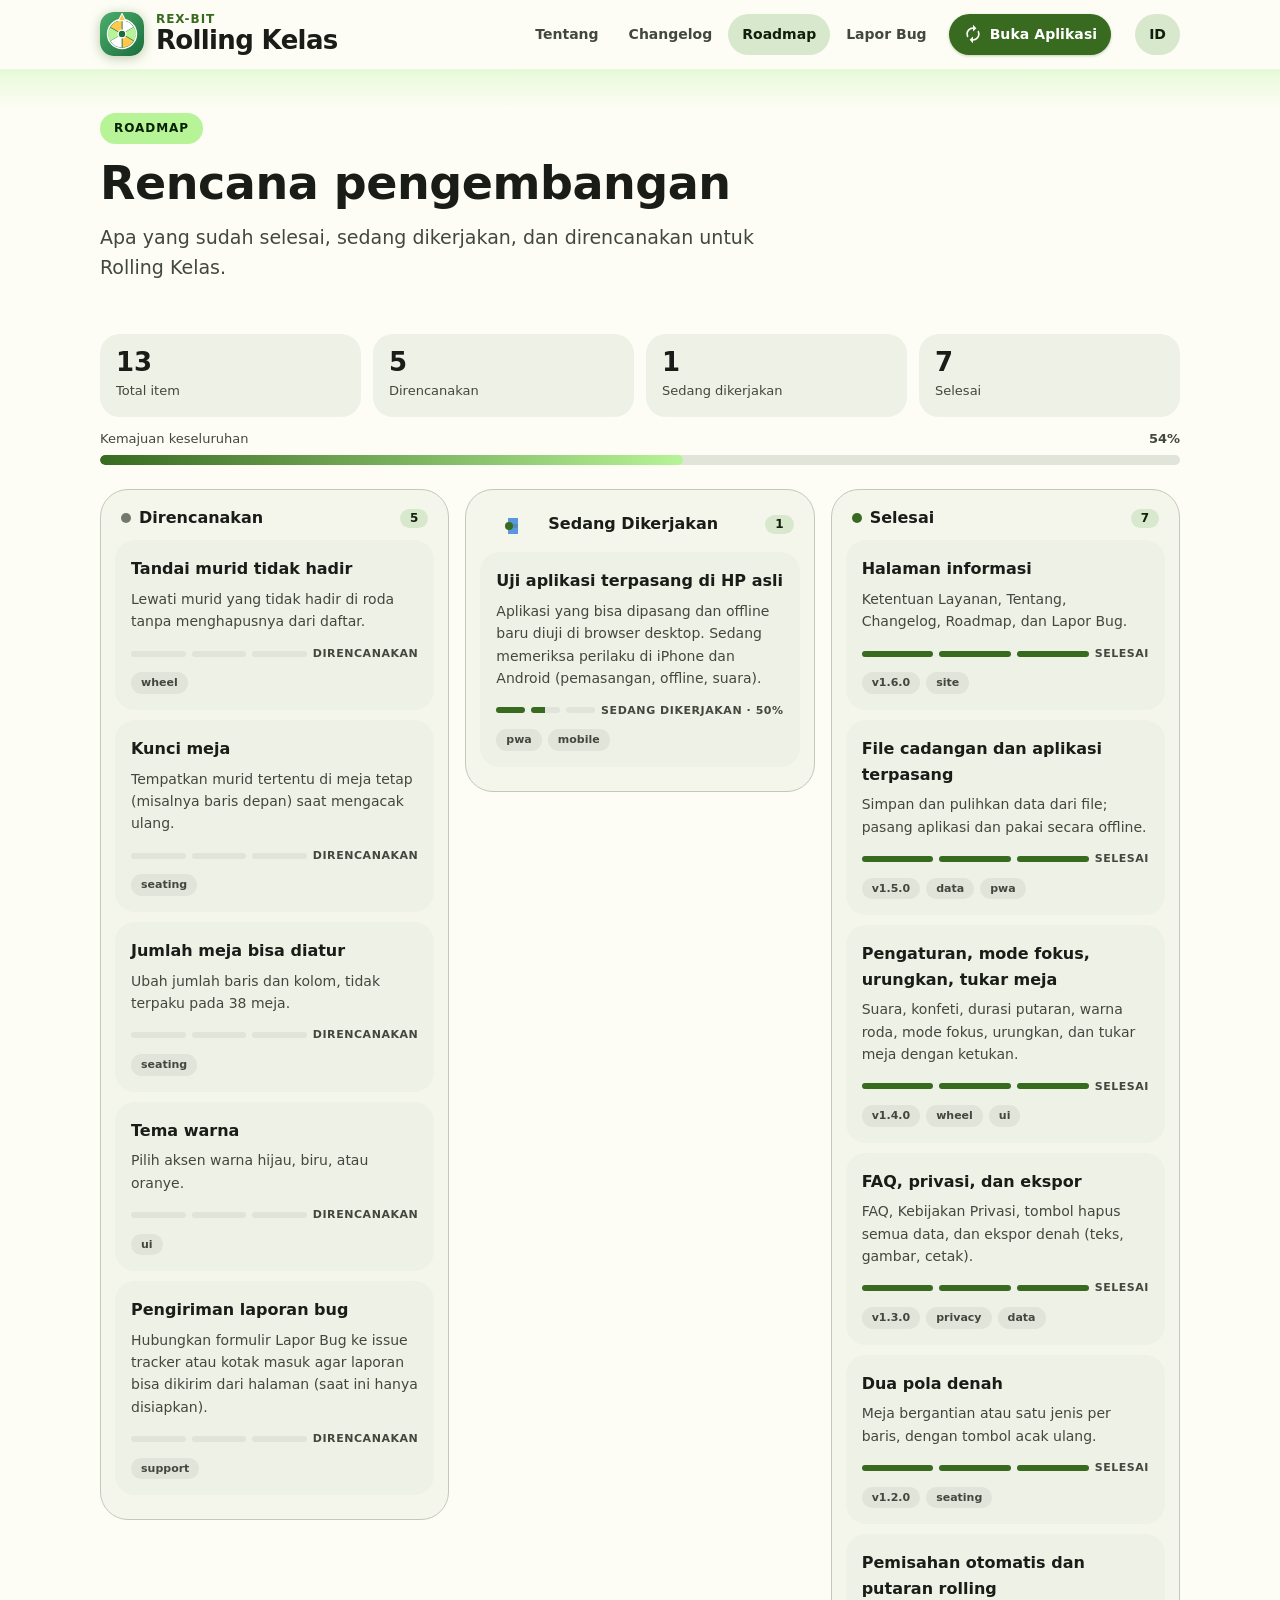
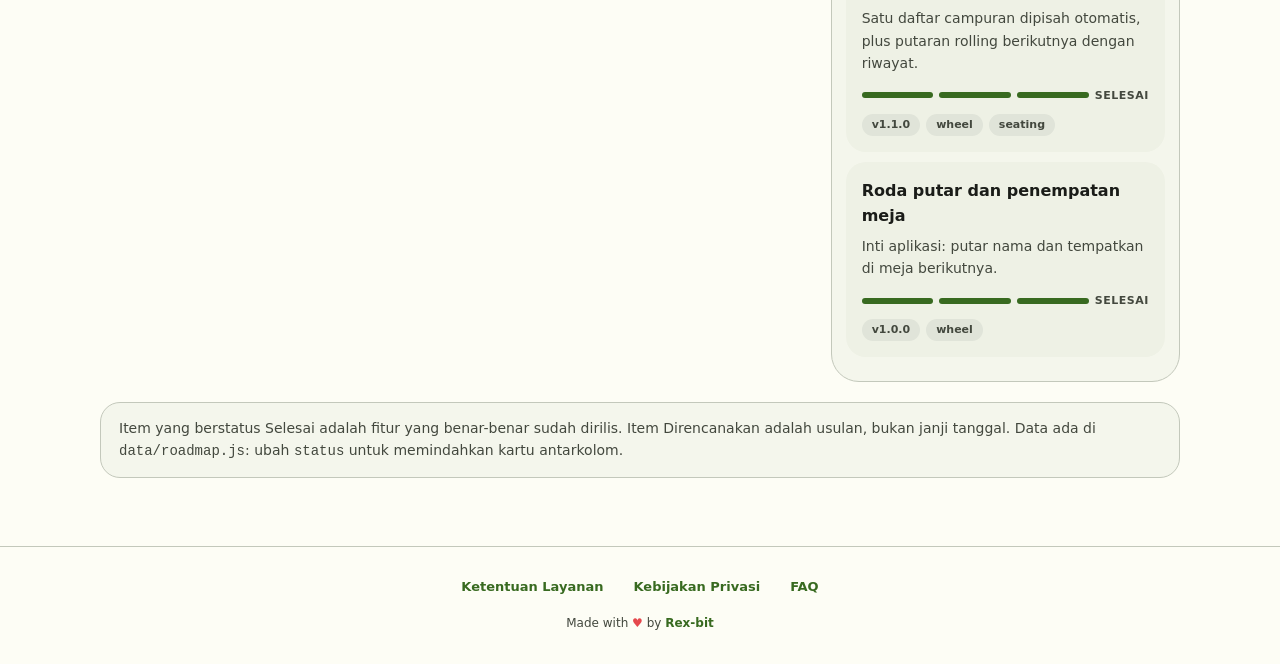
<file: roadmap.html>
<!DOCTYPE html>
<html lang="id" data-titleid="Roadmap · Rencana Pengembangan Rolling Kelas" data-titleen="Roadmap · Rolling Kelas Development Plans" data-descid="Roadmap Rolling Kelas: rencana pengembangan yang direncanakan, sedang dikerjakan, dan sudah selesai." data-descen="Rolling Kelas roadmap: planned, in-progress and completed development items.">
<head>
<meta charset="UTF-8">
<meta name="viewport" content="width=device-width, initial-scale=1, viewport-fit=cover">
<title>Roadmap · Rencana Pengembangan Rolling Kelas</title>
<meta name="description" content="Roadmap Rolling Kelas: rencana pengembangan yang direncanakan, sedang dikerjakan, dan sudah selesai.">
<meta name="robots" content="index,follow">
<meta name="theme-color" content="#fdfdf5" media="(prefers-color-scheme: light)">
<meta name="theme-color" content="#11140f" media="(prefers-color-scheme: dark)">
<meta property="og:type" content="website">
<meta property="og:site_name" content="Rolling Kelas">
<meta property="og:title" content="Roadmap · Rencana Pengembangan Rolling Kelas">
<meta property="og:description" content="Roadmap Rolling Kelas: rencana pengembangan yang direncanakan, sedang dikerjakan, dan sudah selesai.">
<meta name="twitter:card" content="summary">
<link rel="manifest" href="manifest.webmanifest">
<link rel="icon" href="icons/icon-192.png" type="image/png">
<link rel="apple-touch-icon" href="icons/icon-180.png">
<link rel="stylesheet" href="assets/site.css">
<link rel="stylesheet" href="assets/expressive.css">
<script src="assets/init.js"></script>
<script src="assets/config.js"></script>
<script src="assets/site.js" defer></script>
</head>
<body data-page="roadmap">
<a class="skip" href="#main"><span data-l="id">Lewati ke konten</span><span data-l="en">Skip to content</span></a>
<header class="site-h"><div class="hwrap">
  <a class="brand" href="index.html" aria-label="Rolling Kelas"><svg class="logo" viewBox="0 0 48 48" aria-hidden="true"><defs><linearGradient id="lg" x1="0" y1="0" x2="1" y2="1"><stop offset="0" style="stop-color:var(--lg1,#4caf6e)"/><stop offset="1" style="stop-color:var(--lg2,#1b6d3b)"/></linearGradient></defs><rect width="48" height="48" rx="14" fill="url(#lg)"/><path d="M24 24L24.00 9.00A15 15 0 0 1 36.99 16.50Z" fill="#ffffff" style="stroke:var(--lg2,#1b6d3b)" stroke-width=".7"/><path d="M24 24L36.99 16.50A15 15 0 0 1 36.99 31.50Z" style="fill:var(--lgs,#b7f397)" style="stroke:var(--lg2,#1b6d3b)" stroke-width=".7"/><path d="M24 24L36.99 31.50A15 15 0 0 1 24.00 39.00Z" fill="#ffc94d" style="stroke:var(--lg2,#1b6d3b)" stroke-width=".7"/><path d="M24 24L24.00 39.00A15 15 0 0 1 11.01 31.50Z" fill="#ffffff" style="stroke:var(--lg2,#1b6d3b)" stroke-width=".7"/><path d="M24 24L11.01 31.50A15 15 0 0 1 11.01 16.50Z" style="fill:var(--lgs,#b7f397)" style="stroke:var(--lg2,#1b6d3b)" stroke-width=".7"/><path d="M24 24L11.01 16.50A15 15 0 0 1 24.00 9.00Z" fill="#ffc94d" style="stroke:var(--lg2,#1b6d3b)" stroke-width=".7"/><circle cx="24" cy="24" r="15.8" fill="none" stroke="#fff" stroke-width="1.6"/><circle cx="24" cy="24" r="4.2" fill="#1b6d3b" stroke="#fff" stroke-width="1.4"/><path d="M24 1.5 20 9.5h8z" fill="#ffc94d" stroke="#fff" stroke-width="1.2" stroke-linejoin="round"/></svg><span><small>Rex-bit</small><b>Rolling Kelas</b></span></a>
  <nav class="main" id="mainnav" aria-label="Navigasi utama"><a href="about.html"><span data-l="id">Tentang</span><span data-l="en">About</span></a><a href="changelog.html"><span data-l="id">Changelog</span><span data-l="en">Changelog</span></a><a href="roadmap.html" aria-current="page"><span data-l="id">Roadmap</span><span data-l="en">Roadmap</span></a><a href="report-bug.html"><span data-l="id">Lapor Bug</span><span data-l="en">Report a Bug</span></a><a href="index.html" class="btn fill" style="margin-left:6px"><svg class="i" viewBox="0 0 24 24" aria-hidden="true"><path d="M12 6v3l4-4-4-4v3c-4.42 0-8 3.58-8 8 0 1.57.46 3.03 1.24 4.26L6.7 14.8A5.87 5.87 0 0 1 6 12c0-3.31 2.69-6 6-6zm6.76 1.74L17.3 9.2c.44.84.7 1.79.7 2.8 0 3.31-2.69 6-6 6v-3l-4 4 4 4v-3c4.42 0 8-3.58 8-8 0-1.57-.46-3.03-1.24-4.26z"/></svg><span data-l="id">Buka Aplikasi</span><span data-l="en">Open App</span></a></nav>
  <div class="hbtns"><button class="langbtn" id="langbtn" type="button">ID</button><button class="menubtn" id="menubtn" type="button" aria-expanded="false" aria-controls="mainnav" aria-label="Menu"><svg class="i" viewBox="0 0 24 24" aria-hidden="true"><path d="M3 18h18v-2H3v2zm0-5h18v-2H3v2zm0-7v2h18V6H3z"/></svg></button></div>
</div></header>
<main id="main">
<div class="wrap"><div class="hero"><span class="eyebrow"><span data-l="id">Roadmap</span><span data-l="en">Roadmap</span></span>
<h1><span data-l="id">Rencana pengembangan</span><span data-l="en">Development roadmap</span></h1><p class="lead"><span data-l="id">Apa yang sudah selesai, sedang dikerjakan, dan direncanakan untuk Rolling Kelas.</span><span data-l="en">What is done, what is being worked on and what is planned for Rolling Kelas.</span></p></div></div><div class="wrap">
<div class="stats"><div class="stat"><b id="st-total">0</b><span><span data-l="id">Total item</span><span data-l="en">Total items</span></span></div><div class="stat"><b id="st-planned">0</b><span><span data-l="id">Direncanakan</span><span data-l="en">Planned</span></span></div><div class="stat"><b id="st-progress">0</b><span><span data-l="id">Sedang dikerjakan</span><span data-l="en">In Progress</span></span></div><div class="stat"><b id="st-done">0</b><span><span data-l="id">Selesai</span><span data-l="en">Completed</span></span></div></div>
<div class="overall"><div class="row"><span><span data-l="id">Kemajuan keseluruhan</span><span data-l="en">Overall progress</span></span><b id="ov-pct">0%</b></div><div class="bar" role="progressbar" aria-valuemin="0" aria-valuemax="100" aria-valuenow="0" aria-label="Kemajuan keseluruhan / Overall progress"><i id="ov-bar" style="width:0"></i></div></div>
<div class="statustabs" role="group" aria-label="Filter status / Status filter">
<button class="fchip" data-f="all" aria-pressed="true" type="button"><span data-l="id">Semua</span><span data-l="en">All</span></button>
<button class="fchip" data-f="planned" aria-pressed="false" type="button"><span data-l="id">Direncanakan</span><span data-l="en">Planned</span></button>
<button class="fchip" data-f="progress" aria-pressed="false" type="button"><span data-l="id">Sedang Dikerjakan</span><span data-l="en">In Progress</span></button>
<button class="fchip" data-f="done" aria-pressed="false" type="button"><span data-l="id">Selesai</span><span data-l="en">Completed</span></button></div>
<div class="board" id="board" aria-live="polite"></div>
<noscript><p class="callout"><span data-l="id">Aktifkan JavaScript untuk melihat roadmap.</span><span data-l="en">Enable JavaScript to see the roadmap.</span></p></noscript>
<p class="callout" style="margin-top:20px"><span data-l="id">Item yang berstatus Selesai adalah fitur yang benar-benar sudah dirilis. Item Direncanakan adalah usulan, bukan janji tanggal. Data ada di <code>data/roadmap.js</code>: ubah <code>status</code> untuk memindahkan kartu antarkolom.</span><span data-l="en">Completed items are features that have really shipped. Planned items are proposals, not date commitments. The data lives in <code>data/roadmap.js</code>: change an item's <code>status</code> to move its card between columns.</span></p>
</div>
</main>
<footer class="site-f"><nav class="flinks" aria-label="Footer"><a href="terms.html"><span data-l="id">Ketentuan Layanan</span><span data-l="en">Terms of Service</span></a><a href="index.html#privacy"><span data-l="id">Kebijakan Privasi</span><span data-l="en">Privacy Policy</span></a><a href="index.html#faq"><span data-l="id">FAQ</span><span data-l="en">FAQ</span></a></nav>Made with <span class="h">♥</span> by <b>Rex-bit</b></footer>
<div id="toast" role="status" aria-live="polite"></div>
<script src="data/roadmap.js"></script>
<script src="assets/roadmap.js" defer></script>
</body>
</html>
</file>
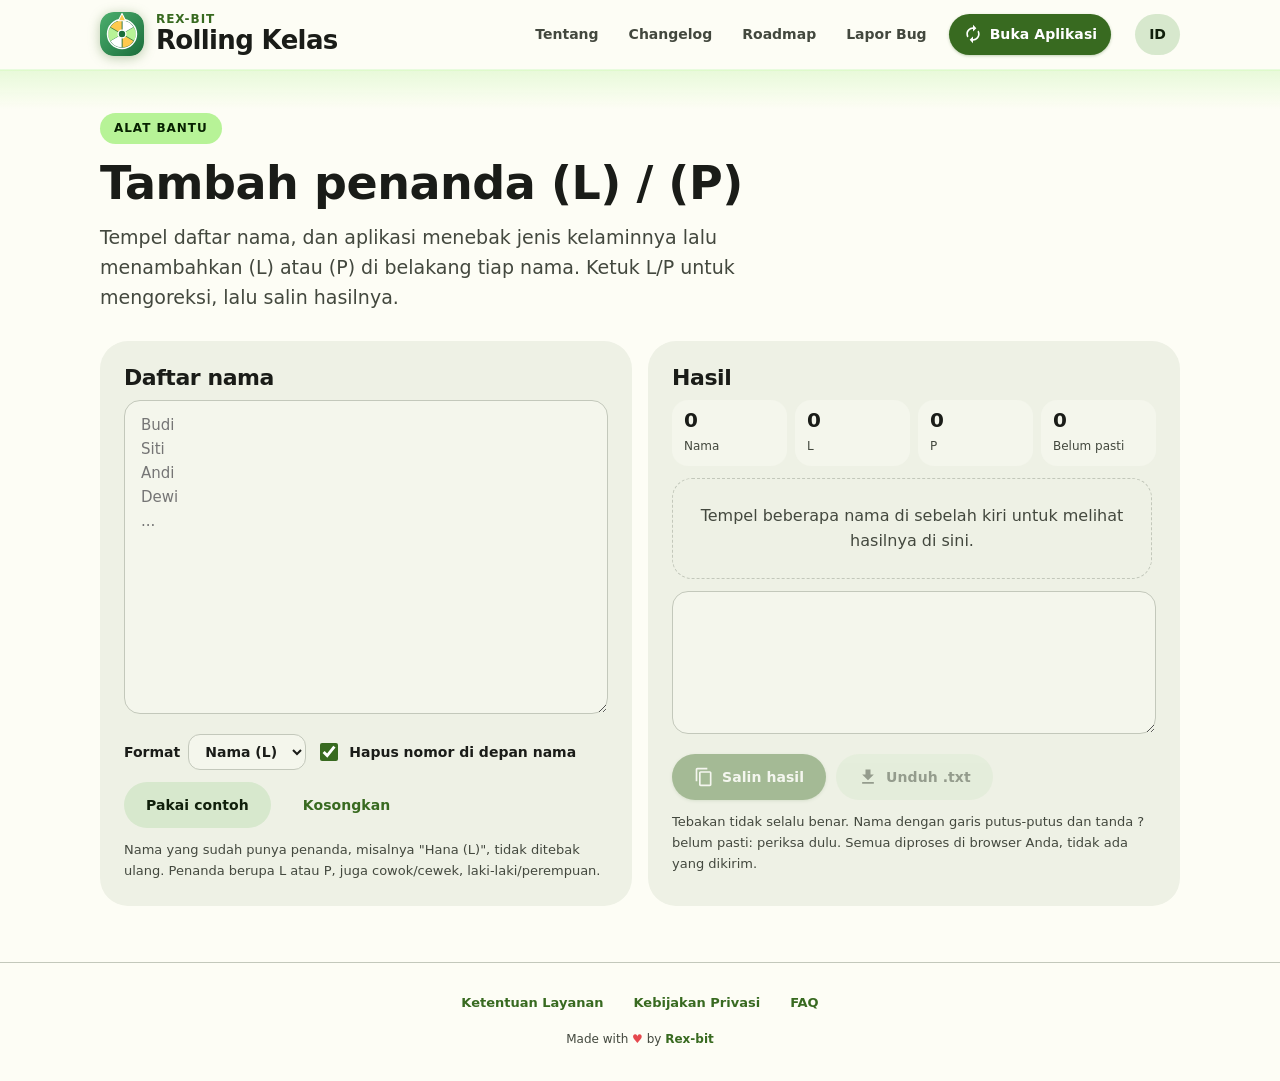
<file: tag-names.html>
<!DOCTYPE html>
<html lang="id" data-titleid="Tambah Penanda (L)/(P) pada Daftar Nama · Rolling Kelas" data-titleen="Add (L)/(P) Tags to a Name List · Rolling Kelas" data-descid="Alat gratis untuk menebak jenis kelamin dari daftar nama dan menambahkan (L) atau (P) di belakang tiap nama. Berjalan di browser Anda." data-descen="Free tool that guesses gender from a list of names and appends (L) or (P) after each name. Runs in your browser.">
<head>
<meta charset="UTF-8">
<meta name="viewport" content="width=device-width, initial-scale=1, viewport-fit=cover">
<title>Tambah Penanda (L)/(P) pada Daftar Nama · Rolling Kelas</title>
<meta name="description" content="Alat gratis untuk menebak jenis kelamin dari daftar nama dan menambahkan (L) atau (P) di belakang tiap nama. Berjalan di browser Anda.">
<meta name="robots" content="index,follow">
<meta name="theme-color" content="#fdfdf5" media="(prefers-color-scheme: light)">
<meta name="theme-color" content="#11140f" media="(prefers-color-scheme: dark)">
<meta property="og:type" content="website">
<meta property="og:site_name" content="Rolling Kelas">
<meta property="og:title" content="Tambah Penanda (L)/(P) pada Daftar Nama · Rolling Kelas">
<meta property="og:description" content="Alat gratis untuk menebak jenis kelamin dari daftar nama dan menambahkan (L) atau (P) di belakang tiap nama. Berjalan di browser Anda.">
<meta name="twitter:card" content="summary">
<link rel="manifest" href="manifest.webmanifest">
<link rel="icon" href="icons/icon-192.png" type="image/png">
<link rel="apple-touch-icon" href="icons/icon-180.png">
<link rel="stylesheet" href="assets/site.css">
<link rel="stylesheet" href="assets/expressive.css">
<script src="assets/init.js"></script>
<script src="assets/config.js"></script>
<script src="assets/site.js" defer></script>
</head>
<body data-page="tag">
<a class="skip" href="#main"><span data-l="id">Lewati ke konten</span><span data-l="en">Skip to content</span></a>
<header class="site-h"><div class="hwrap">
  <a class="brand" href="index.html" aria-label="Rolling Kelas"><svg class="logo" viewBox="0 0 48 48" aria-hidden="true"><defs><linearGradient id="lg" x1="0" y1="0" x2="1" y2="1"><stop offset="0" style="stop-color:var(--lg1,#4caf6e)"/><stop offset="1" style="stop-color:var(--lg2,#1b6d3b)"/></linearGradient></defs><rect width="48" height="48" rx="14" fill="url(#lg)"/><path d="M24 24L24.00 9.00A15 15 0 0 1 36.99 16.50Z" fill="#ffffff" style="stroke:var(--lg2,#1b6d3b)" stroke-width=".7"/><path d="M24 24L36.99 16.50A15 15 0 0 1 36.99 31.50Z" style="fill:var(--lgs,#b7f397)" style="stroke:var(--lg2,#1b6d3b)" stroke-width=".7"/><path d="M24 24L36.99 31.50A15 15 0 0 1 24.00 39.00Z" fill="#ffc94d" style="stroke:var(--lg2,#1b6d3b)" stroke-width=".7"/><path d="M24 24L24.00 39.00A15 15 0 0 1 11.01 31.50Z" fill="#ffffff" style="stroke:var(--lg2,#1b6d3b)" stroke-width=".7"/><path d="M24 24L11.01 31.50A15 15 0 0 1 11.01 16.50Z" style="fill:var(--lgs,#b7f397)" style="stroke:var(--lg2,#1b6d3b)" stroke-width=".7"/><path d="M24 24L11.01 16.50A15 15 0 0 1 24.00 9.00Z" fill="#ffc94d" style="stroke:var(--lg2,#1b6d3b)" stroke-width=".7"/><circle cx="24" cy="24" r="15.8" fill="none" stroke="#fff" stroke-width="1.6"/><circle cx="24" cy="24" r="4.2" fill="#1b6d3b" stroke="#fff" stroke-width="1.4"/><path d="M24 1.5 20 9.5h8z" fill="#ffc94d" stroke="#fff" stroke-width="1.2" stroke-linejoin="round"/></svg><span><small>Rex-bit</small><b>Rolling Kelas</b></span></a>
  <nav class="main" id="mainnav" aria-label="Navigasi utama"><a href="about.html"><span data-l="id">Tentang</span><span data-l="en">About</span></a><a href="changelog.html"><span data-l="id">Changelog</span><span data-l="en">Changelog</span></a><a href="roadmap.html"><span data-l="id">Roadmap</span><span data-l="en">Roadmap</span></a><a href="report-bug.html"><span data-l="id">Lapor Bug</span><span data-l="en">Report a Bug</span></a><a href="index.html" class="btn fill" style="margin-left:6px"><svg class="i" viewBox="0 0 24 24" aria-hidden="true"><path d="M12 6v3l4-4-4-4v3c-4.42 0-8 3.58-8 8 0 1.57.46 3.03 1.24 4.26L6.7 14.8A5.87 5.87 0 0 1 6 12c0-3.31 2.69-6 6-6zm6.76 1.74L17.3 9.2c.44.84.7 1.79.7 2.8 0 3.31-2.69 6-6 6v-3l-4 4 4 4v-3c4.42 0 8-3.58 8-8 0-1.57-.46-3.03-1.24-4.26z"/></svg><span data-l="id">Buka Aplikasi</span><span data-l="en">Open App</span></a></nav>
  <div class="hbtns"><button class="langbtn" id="langbtn" type="button">ID</button><button class="menubtn" id="menubtn" type="button" aria-expanded="false" aria-controls="mainnav" aria-label="Menu"><svg class="i" viewBox="0 0 24 24" aria-hidden="true"><path d="M3 18h18v-2H3v2zm0-5h18v-2H3v2zm0-7v2h18V6H3z"/></svg></button></div>
</div></header>
<main id="main">
<div class="wrap"><div class="hero"><span class="eyebrow"><span data-l="id">Alat Bantu</span><span data-l="en">Tool</span></span>
<h1><span data-l="id">Tambah penanda (L) / (P)</span><span data-l="en">Add (L) / (P) tags</span></h1><p class="lead"><span data-l="id">Tempel daftar nama, dan aplikasi menebak jenis kelaminnya lalu menambahkan (L) atau (P) di belakang tiap nama. Ketuk L/P untuk mengoreksi, lalu salin hasilnya.</span><span data-l="en">Paste a list of names and the app guesses each one and adds (L) or (P) after it. Tap L/P to correct a guess, then copy the result.</span></p></div></div><div class="wrap"><div class="grid g2 tagtool">
<div class="card"><h2><span data-l="id">Daftar nama</span><span data-l="en">Name list</span></h2>
<label class="sr" for="src"><span data-l="id">Satu nama per baris</span><span data-l="en">One name per line</span></label>
<textarea id="src" class="big" rows="12" spellcheck="false" placeholder="Budi&#10;Siti&#10;Andi&#10;Dewi&#10;..."></textarea>
<div class="row" style="margin:12px 0"><label class="opt"><span data-l="id">Format</span><span data-l="en">Format</span>
<select id="fmt"><option value="par">Nama (L)</option><option value="br">Nama [L]</option><option value="dash">Nama - L</option></select></label>
<label class="opt"><input type="checkbox" id="strip" checked> <span data-l="id">Hapus nomor di depan nama</span><span data-l="en">Remove leading numbers</span></label></div>
<div class="row"><button class="btn tonal sm" id="sample" type="button"><span data-l="id">Pakai contoh</span><span data-l="en">Use sample</span></button><button class="btn text sm" id="clear" type="button"><span data-l="id">Kosongkan</span><span data-l="en">Clear</span></button></div>
<p class="hint-s"><span data-l="id">Nama yang sudah punya penanda, misalnya "Hana (L)", tidak ditebak ulang. Penanda berupa L atau P, juga cowok/cewek, laki-laki/perempuan.</span><span data-l="en">Names that already have a tag, such as "Hana (L)", are not guessed again. Tags may be L or P, also cowok/cewek or laki-laki/perempuan.</span></p>
</div>
<div class="card"><h2><span data-l="id">Hasil</span><span data-l="en">Result</span></h2>
<div class="stats4"><div><b id="c-total">0</b><span><span data-l="id">Nama</span><span data-l="en">Names</span></span></div><div><b id="c-m">0</b><span>L</span></div><div><b id="c-f">0</b><span>P</span></div><div><b id="c-u">0</b><span><span data-l="id">Belum pasti</span><span data-l="en">Uncertain</span></span></div></div>
<div class="trows" id="rows" aria-live="polite"></div>
<label class="sr" for="out"><span data-l="id">Hasil teks</span><span data-l="en">Text result</span></label>
<textarea id="out" class="big out" rows="6" readonly></textarea>
<div class="row" style="margin-top:12px"><button class="btn fill" id="copy" type="button" disabled><svg class="i" viewBox="0 0 24 24" aria-hidden="true"><path d="M16 1H4c-1.1 0-2 .9-2 2v14h2V3h12V1zm3 4H8c-1.1 0-2 .9-2 2v14c0 1.1.9 2 2 2h11c1.1 0 2-.9 2-2V7c0-1.1-.9-2-2-2zm0 16H8V7h11v14z"/></svg><span data-l="id">Salin hasil</span><span data-l="en">Copy result</span></button><button class="btn tonal" id="dl" type="button" disabled><svg class="i" viewBox="0 0 24 24" aria-hidden="true"><path d="M19 9h-4V3H9v6H5l7 7 7-7zM5 18v2h14v-2H5z"/></svg><span data-l="id">Unduh .txt</span><span data-l="en">Download .txt</span></button></div>
<p class="hint-s"><span data-l="id">Tebakan tidak selalu benar. Nama dengan garis putus-putus dan tanda ? belum pasti: periksa dulu. Semua diproses di browser Anda, tidak ada yang dikirim.</span><span data-l="en">Guesses are not always right. Names with a dashed outline and a ? are uncertain: check them. Everything runs in your browser and nothing is sent.</span></p>
</div></div></div>
</main>
<footer class="site-f"><nav class="flinks" aria-label="Footer"><a href="terms.html"><span data-l="id">Ketentuan Layanan</span><span data-l="en">Terms of Service</span></a><a href="index.html#privacy"><span data-l="id">Kebijakan Privasi</span><span data-l="en">Privacy Policy</span></a><a href="index.html#faq"><span data-l="id">FAQ</span><span data-l="en">FAQ</span></a></nav>Made with <span class="h">♥</span> by <b>Rex-bit</b></footer>
<div id="toast" role="status" aria-live="polite"></div>
<script src="assets/namedata.js"></script>
<script src="assets/gender.js"></script>
<script src="assets/tagnames.js" defer></script>
</body>
</html>
</file>
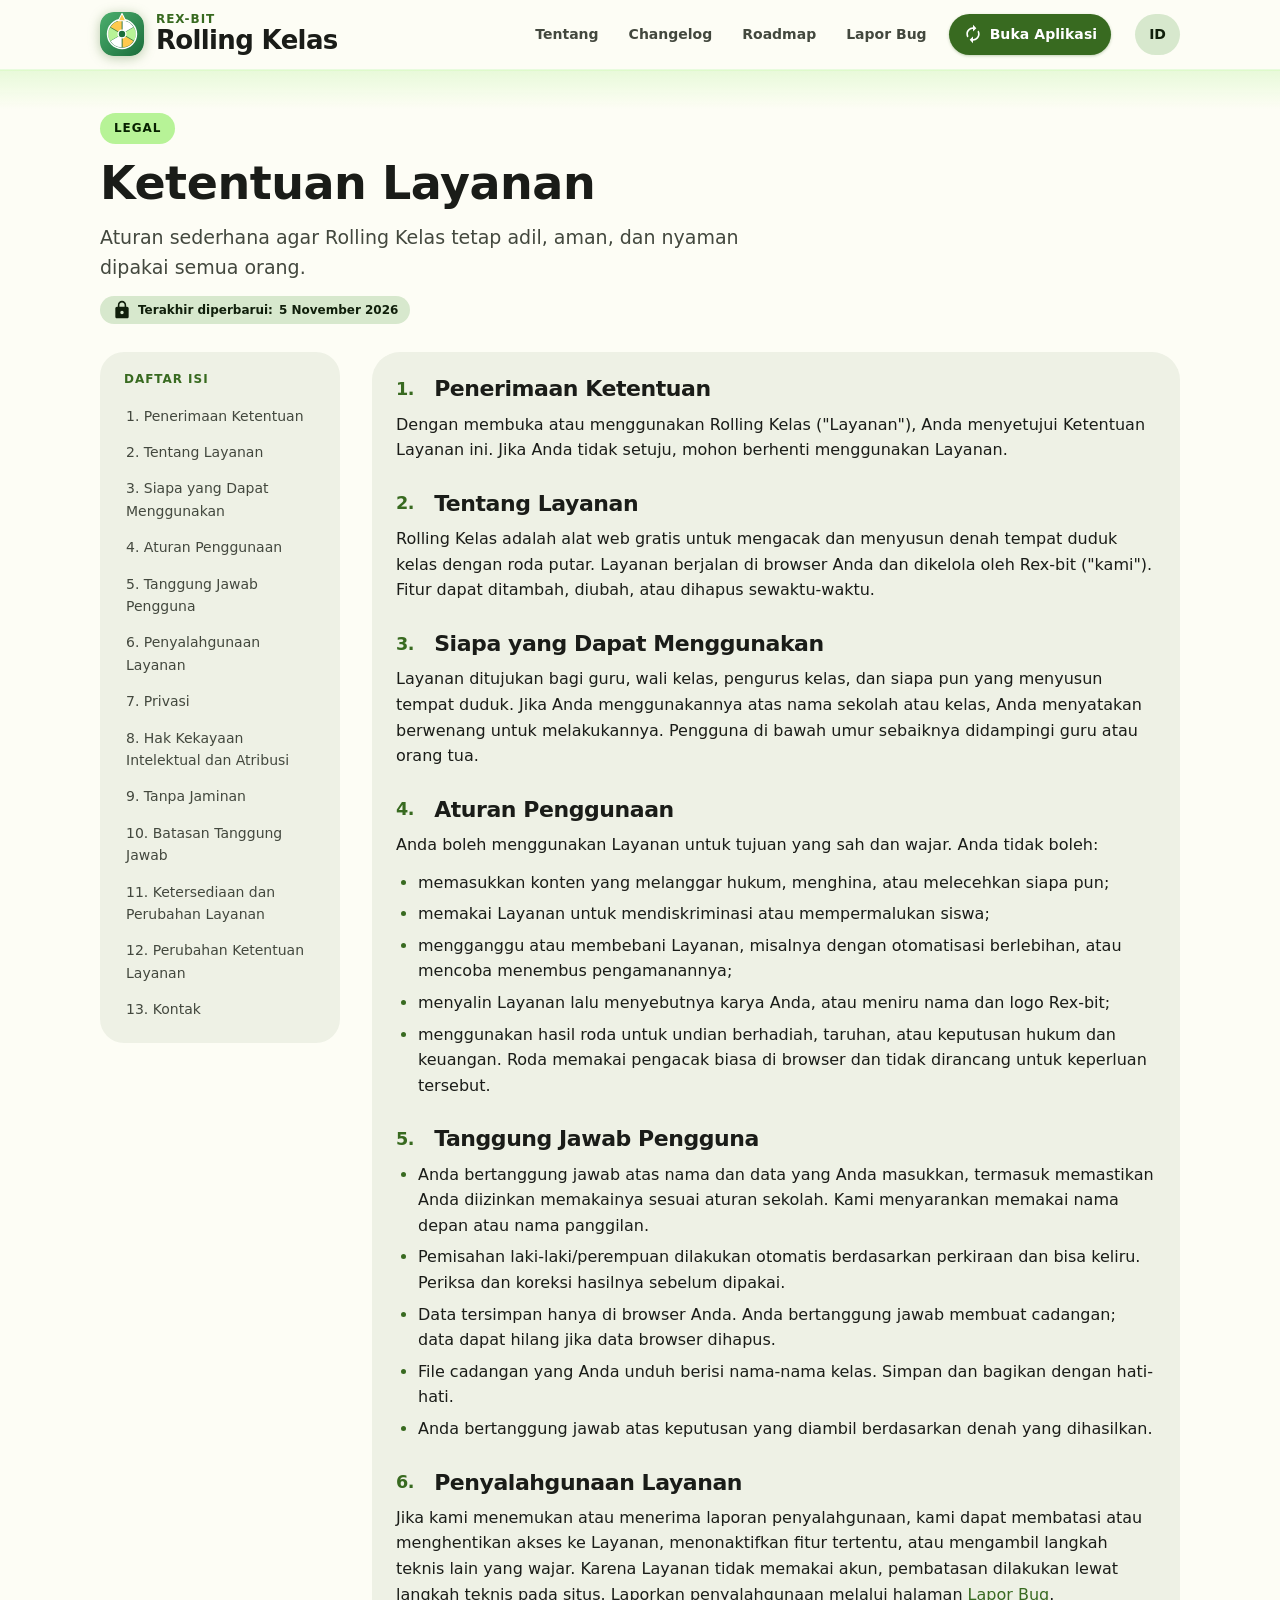
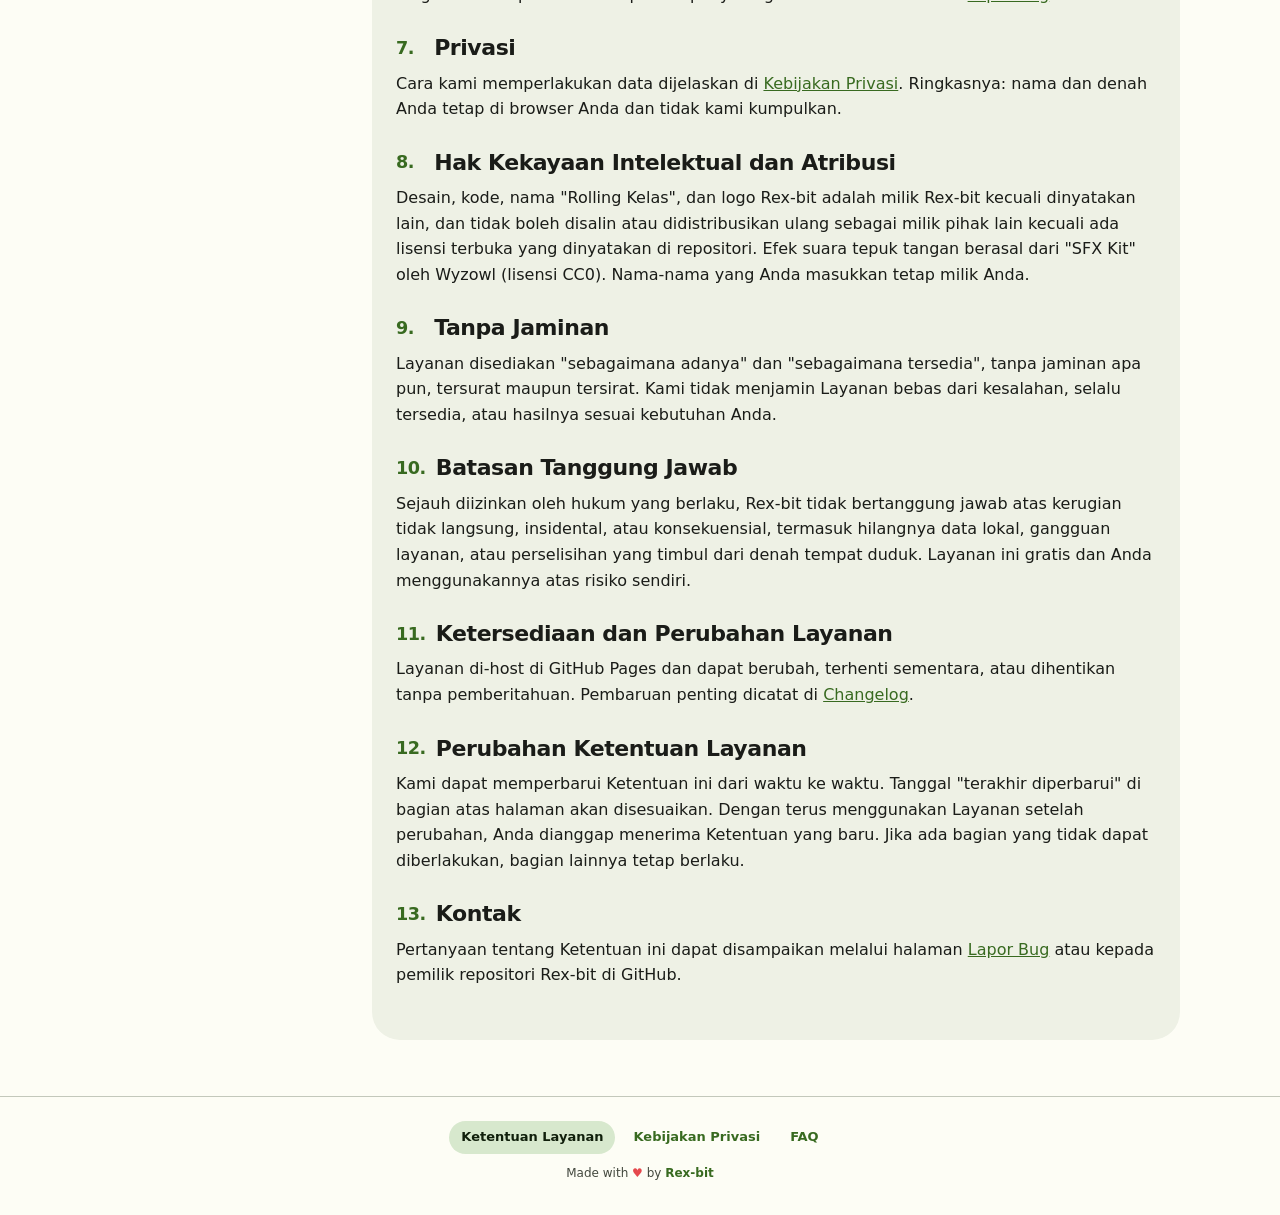
<file: terms.html>
<!DOCTYPE html>
<html lang="id" data-titleid="Ketentuan Layanan · Rolling Kelas" data-titleen="Terms of Service · Rolling Kelas" data-descid="Ketentuan Layanan Rolling Kelas: aturan penggunaan, tanggung jawab pengguna, penyalahgunaan layanan, dan perubahan ketentuan." data-descen="Rolling Kelas Terms of Service: rules of use, user responsibilities, misuse of the service and changes to the terms.">
<head>
<meta charset="UTF-8">
<meta name="viewport" content="width=device-width, initial-scale=1, viewport-fit=cover">
<title>Ketentuan Layanan · Rolling Kelas</title>
<meta name="description" content="Ketentuan Layanan Rolling Kelas: aturan penggunaan, tanggung jawab pengguna, penyalahgunaan layanan, dan perubahan ketentuan.">
<meta name="robots" content="index,follow">
<meta name="theme-color" content="#fdfdf5" media="(prefers-color-scheme: light)">
<meta name="theme-color" content="#11140f" media="(prefers-color-scheme: dark)">
<meta property="og:type" content="website">
<meta property="og:site_name" content="Rolling Kelas">
<meta property="og:title" content="Ketentuan Layanan · Rolling Kelas">
<meta property="og:description" content="Ketentuan Layanan Rolling Kelas: aturan penggunaan, tanggung jawab pengguna, penyalahgunaan layanan, dan perubahan ketentuan.">
<meta name="twitter:card" content="summary">
<link rel="manifest" href="manifest.webmanifest">
<link rel="icon" href="icons/icon-192.png" type="image/png">
<link rel="apple-touch-icon" href="icons/icon-180.png">
<link rel="stylesheet" href="assets/site.css">
<link rel="stylesheet" href="assets/expressive.css">
<script src="assets/init.js"></script>
<script src="assets/config.js"></script>
<script src="assets/site.js" defer></script>
</head>
<body data-page="terms">
<a class="skip" href="#main"><span data-l="id">Lewati ke konten</span><span data-l="en">Skip to content</span></a>
<header class="site-h"><div class="hwrap">
  <a class="brand" href="index.html" aria-label="Rolling Kelas"><svg class="logo" viewBox="0 0 48 48" aria-hidden="true"><defs><linearGradient id="lg" x1="0" y1="0" x2="1" y2="1"><stop offset="0" style="stop-color:var(--lg1,#4caf6e)"/><stop offset="1" style="stop-color:var(--lg2,#1b6d3b)"/></linearGradient></defs><rect width="48" height="48" rx="14" fill="url(#lg)"/><path d="M24 24L24.00 9.00A15 15 0 0 1 36.99 16.50Z" fill="#ffffff" style="stroke:var(--lg2,#1b6d3b)" stroke-width=".7"/><path d="M24 24L36.99 16.50A15 15 0 0 1 36.99 31.50Z" style="fill:var(--lgs,#b7f397)" style="stroke:var(--lg2,#1b6d3b)" stroke-width=".7"/><path d="M24 24L36.99 31.50A15 15 0 0 1 24.00 39.00Z" fill="#ffc94d" style="stroke:var(--lg2,#1b6d3b)" stroke-width=".7"/><path d="M24 24L24.00 39.00A15 15 0 0 1 11.01 31.50Z" fill="#ffffff" style="stroke:var(--lg2,#1b6d3b)" stroke-width=".7"/><path d="M24 24L11.01 31.50A15 15 0 0 1 11.01 16.50Z" style="fill:var(--lgs,#b7f397)" style="stroke:var(--lg2,#1b6d3b)" stroke-width=".7"/><path d="M24 24L11.01 16.50A15 15 0 0 1 24.00 9.00Z" fill="#ffc94d" style="stroke:var(--lg2,#1b6d3b)" stroke-width=".7"/><circle cx="24" cy="24" r="15.8" fill="none" stroke="#fff" stroke-width="1.6"/><circle cx="24" cy="24" r="4.2" fill="#1b6d3b" stroke="#fff" stroke-width="1.4"/><path d="M24 1.5 20 9.5h8z" fill="#ffc94d" stroke="#fff" stroke-width="1.2" stroke-linejoin="round"/></svg><span><small>Rex-bit</small><b>Rolling Kelas</b></span></a>
  <nav class="main" id="mainnav" aria-label="Navigasi utama"><a href="about.html"><span data-l="id">Tentang</span><span data-l="en">About</span></a><a href="changelog.html"><span data-l="id">Changelog</span><span data-l="en">Changelog</span></a><a href="roadmap.html"><span data-l="id">Roadmap</span><span data-l="en">Roadmap</span></a><a href="report-bug.html"><span data-l="id">Lapor Bug</span><span data-l="en">Report a Bug</span></a><a href="index.html" class="btn fill" style="margin-left:6px"><svg class="i" viewBox="0 0 24 24" aria-hidden="true"><path d="M12 6v3l4-4-4-4v3c-4.42 0-8 3.58-8 8 0 1.57.46 3.03 1.24 4.26L6.7 14.8A5.87 5.87 0 0 1 6 12c0-3.31 2.69-6 6-6zm6.76 1.74L17.3 9.2c.44.84.7 1.79.7 2.8 0 3.31-2.69 6-6 6v-3l-4 4 4 4v-3c4.42 0 8-3.58 8-8 0-1.57-.46-3.03-1.24-4.26z"/></svg><span data-l="id">Buka Aplikasi</span><span data-l="en">Open App</span></a></nav>
  <div class="hbtns"><button class="langbtn" id="langbtn" type="button">ID</button><button class="menubtn" id="menubtn" type="button" aria-expanded="false" aria-controls="mainnav" aria-label="Menu"><svg class="i" viewBox="0 0 24 24" aria-hidden="true"><path d="M3 18h18v-2H3v2zm0-5h18v-2H3v2zm0-7v2h18V6H3z"/></svg></button></div>
</div></header>
<main id="main">
<div class="wrap"><div class="hero"><span class="eyebrow"><span data-l="id">Legal</span><span data-l="en">Legal</span></span>
<h1><span data-l="id">Ketentuan Layanan</span><span data-l="en">Terms of Service</span></h1><p class="lead"><span data-l="id">Aturan sederhana agar Rolling Kelas tetap adil, aman, dan nyaman dipakai semua orang.</span><span data-l="en">Simple rules that keep Rolling Kelas fair, safe and pleasant for everyone.</span></p><div class="meta"><span class="chip"><svg class="i" viewBox="0 0 24 24" aria-hidden="true"><path d="M18 8h-1V6c0-2.76-2.24-5-5-5S7 3.24 7 6v2H6c-1.1 0-2 .9-2 2v10c0 1.1.9 2 2 2h12c1.1 0 2-.9 2-2V10c0-1.1-.9-2-2-2zm-6 9c-1.1 0-2-.9-2-2s.9-2 2-2 2 .9 2 2-.9 2-2 2zm3.1-9H8.9V6c0-1.71 1.39-3.1 3.1-3.1 1.71 0 3.1 1.39 3.1 3.1v2z"/></svg><span data-l="id">Terakhir diperbarui</span><span data-l="en">Last updated</span>: <time datetime="2026-11-05"><span data-l="id">5 November 2026</span><span data-l="en">5 November 2026</span></time></span></div></div></div><div class="wrap"><div class="doc"><aside class="toc" aria-label="Daftar isi / Contents"><b><span data-l="id">Daftar isi</span><span data-l="en">Contents</span></b><a href="#s1">1. <span data-l="id">Penerimaan Ketentuan</span><span data-l="en">Acceptance of Terms</span></a><a href="#s2">2. <span data-l="id">Tentang Layanan</span><span data-l="en">About the Service</span></a><a href="#s3">3. <span data-l="id">Siapa yang Dapat Menggunakan</span><span data-l="en">Who May Use the Service</span></a><a href="#s4">4. <span data-l="id">Aturan Penggunaan</span><span data-l="en">Rules of Use</span></a><a href="#s5">5. <span data-l="id">Tanggung Jawab Pengguna</span><span data-l="en">Your Responsibilities</span></a><a href="#s6">6. <span data-l="id">Penyalahgunaan Layanan</span><span data-l="en">Misuse of the Service</span></a><a href="#s7">7. <span data-l="id">Privasi</span><span data-l="en">Privacy</span></a><a href="#s8">8. <span data-l="id">Hak Kekayaan Intelektual dan Atribusi</span><span data-l="en">Intellectual Property and Credits</span></a><a href="#s9">9. <span data-l="id">Tanpa Jaminan</span><span data-l="en">No Warranty</span></a><a href="#s10">10. <span data-l="id">Batasan Tanggung Jawab</span><span data-l="en">Limitation of Liability</span></a><a href="#s11">11. <span data-l="id">Ketersediaan dan Perubahan Layanan</span><span data-l="en">Availability and Changes to the Service</span></a><a href="#s12">12. <span data-l="id">Perubahan Ketentuan Layanan</span><span data-l="en">Changes to These Terms</span></a><a href="#s13">13. <span data-l="id">Kontak</span><span data-l="en">Contact</span></a></aside><div class="prose card"><section id="s1"><h2><span class="n">1.</span><span><span data-l="id">Penerimaan Ketentuan</span><span data-l="en">Acceptance of Terms</span></span></h2><div data-l="id"><p>Dengan membuka atau menggunakan Rolling Kelas ("Layanan"), Anda menyetujui Ketentuan Layanan ini. Jika Anda tidak setuju, mohon berhenti menggunakan Layanan.</p></div><div data-l="en"><p>By opening or using Rolling Kelas (the "Service") you agree to these Terms of Service. If you do not agree, please stop using the Service.</p></div></section><section id="s2"><h2><span class="n">2.</span><span><span data-l="id">Tentang Layanan</span><span data-l="en">About the Service</span></span></h2><div data-l="id"><p>Rolling Kelas adalah alat web gratis untuk mengacak dan menyusun denah tempat duduk kelas dengan roda putar. Layanan berjalan di browser Anda dan dikelola oleh Rex-bit ("kami"). Fitur dapat ditambah, diubah, atau dihapus sewaktu-waktu.</p></div><div data-l="en"><p>Rolling Kelas is a free web tool for randomizing and arranging classroom seating with a spin wheel. It runs in your browser and is operated by Rex-bit ("we", "us"). Features may be added, changed or removed at any time.</p></div></section><section id="s3"><h2><span class="n">3.</span><span><span data-l="id">Siapa yang Dapat Menggunakan</span><span data-l="en">Who May Use the Service</span></span></h2><div data-l="id"><p>Layanan ditujukan bagi guru, wali kelas, pengurus kelas, dan siapa pun yang menyusun tempat duduk. Jika Anda menggunakannya atas nama sekolah atau kelas, Anda menyatakan berwenang untuk melakukannya. Pengguna di bawah umur sebaiknya didampingi guru atau orang tua.</p></div><div data-l="en"><p>The Service is intended for teachers, homeroom teachers, class officers and anyone arranging seats. If you use it on behalf of a school or class, you confirm that you are authorised to do so. Minors should be supervised by a teacher or parent.</p></div></section><section id="s4"><h2><span class="n">4.</span><span><span data-l="id">Aturan Penggunaan</span><span data-l="en">Rules of Use</span></span></h2><div data-l="id"><p>Anda boleh menggunakan Layanan untuk tujuan yang sah dan wajar. Anda tidak boleh:</p><ul><li>memasukkan konten yang melanggar hukum, menghina, atau melecehkan siapa pun;</li><li>memakai Layanan untuk mendiskriminasi atau mempermalukan siswa;</li><li>mengganggu atau membebani Layanan, misalnya dengan otomatisasi berlebihan, atau mencoba menembus pengamanannya;</li><li>menyalin Layanan lalu menyebutnya karya Anda, atau meniru nama dan logo Rex-bit;</li><li>menggunakan hasil roda untuk undian berhadiah, taruhan, atau keputusan hukum dan keuangan. Roda memakai pengacak biasa di browser dan tidak dirancang untuk keperluan tersebut.</li></ul></div><div data-l="en"><p>You may use the Service for lawful and reasonable purposes. You must not:</p><ul><li>enter content that is unlawful, insulting or harassing;</li><li>use the Service to discriminate against or humiliate students;</li><li>disrupt or overload the Service, for example through excessive automation, or try to bypass its protections;</li><li>copy the Service and present it as your own work, or imitate the Rex-bit name and logo;</li><li>use wheel results for prize draws, betting, or legal or financial decisions. The wheel uses an ordinary in-browser randomizer and is not designed for those purposes.</li></ul></div></section><section id="s5"><h2><span class="n">5.</span><span><span data-l="id">Tanggung Jawab Pengguna</span><span data-l="en">Your Responsibilities</span></span></h2><div data-l="id"><ul><li>Anda bertanggung jawab atas nama dan data yang Anda masukkan, termasuk memastikan Anda diizinkan memakainya sesuai aturan sekolah. Kami menyarankan memakai nama depan atau nama panggilan.</li><li>Pemisahan laki-laki/perempuan dilakukan otomatis berdasarkan perkiraan dan bisa keliru. Periksa dan koreksi hasilnya sebelum dipakai.</li><li>Data tersimpan hanya di browser Anda. Anda bertanggung jawab membuat cadangan; data dapat hilang jika data browser dihapus.</li><li>File cadangan yang Anda unduh berisi nama-nama kelas. Simpan dan bagikan dengan hati-hati.</li><li>Anda bertanggung jawab atas keputusan yang diambil berdasarkan denah yang dihasilkan.</li></ul></div><div data-l="en"><ul><li>You are responsible for the names and data you enter, including making sure you are allowed to use them under your school's rules. We recommend using first names or nicknames.</li><li>The boy/girl split is automatic, based on estimates, and can be wrong. Review and correct the result before using it.</li><li>Data is stored only in your browser. You are responsible for making backups; data can be lost if browser data is cleared.</li><li>Backup files you download contain your class names. Store and share them carefully.</li><li>You are responsible for decisions made using the generated seating plan.</li></ul></div></section><section id="s6"><h2><span class="n">6.</span><span><span data-l="id">Penyalahgunaan Layanan</span><span data-l="en">Misuse of the Service</span></span></h2><div data-l="id"><p>Jika kami menemukan atau menerima laporan penyalahgunaan, kami dapat membatasi atau menghentikan akses ke Layanan, menonaktifkan fitur tertentu, atau mengambil langkah teknis lain yang wajar. Karena Layanan tidak memakai akun, pembatasan dilakukan lewat langkah teknis pada situs. Laporkan penyalahgunaan melalui halaman <a href="report-bug.html">Lapor Bug</a>.</p></div><div data-l="en"><p>If we find or receive a report of misuse, we may restrict or end access to the Service, disable certain features, or take other reasonable technical measures. Because the Service has no accounts, restrictions are applied through technical measures on the site. Report misuse through the <a href="report-bug.html">Report a Bug</a> page.</p></div></section><section id="s7"><h2><span class="n">7.</span><span><span data-l="id">Privasi</span><span data-l="en">Privacy</span></span></h2><div data-l="id"><p>Cara kami memperlakukan data dijelaskan di <a href="index.html#privacy">Kebijakan Privasi</a>. Ringkasnya: nama dan denah Anda tetap di browser Anda dan tidak kami kumpulkan.</p></div><div data-l="en"><p>How we treat data is described in the <a href="index.html#privacy">Privacy Policy</a>. In short: your names and seating plans stay in your browser and are not collected by us.</p></div></section><section id="s8"><h2><span class="n">8.</span><span><span data-l="id">Hak Kekayaan Intelektual dan Atribusi</span><span data-l="en">Intellectual Property and Credits</span></span></h2><div data-l="id"><p>Desain, kode, nama "Rolling Kelas", dan logo Rex-bit adalah milik Rex-bit kecuali dinyatakan lain, dan tidak boleh disalin atau didistribusikan ulang sebagai milik pihak lain kecuali ada lisensi terbuka yang dinyatakan di repositori. Efek suara tepuk tangan berasal dari "SFX Kit" oleh Wyzowl (lisensi CC0). Nama-nama yang Anda masukkan tetap milik Anda.</p></div><div data-l="en"><p>The design, code, the "Rolling Kelas" name and the Rex-bit logo belong to Rex-bit unless stated otherwise, and may not be copied or redistributed as someone else's work unless an open licence is stated in the repository. The applause sound effect comes from "SFX Kit" by Wyzowl (CC0 licence). The names you enter remain yours.</p></div></section><section id="s9"><h2><span class="n">9.</span><span><span data-l="id">Tanpa Jaminan</span><span data-l="en">No Warranty</span></span></h2><div data-l="id"><p>Layanan disediakan "sebagaimana adanya" dan "sebagaimana tersedia", tanpa jaminan apa pun, tersurat maupun tersirat. Kami tidak menjamin Layanan bebas dari kesalahan, selalu tersedia, atau hasilnya sesuai kebutuhan Anda.</p></div><div data-l="en"><p>The Service is provided "as is" and "as available", without warranties of any kind, express or implied. We do not guarantee that the Service is error-free, always available, or that its results will suit your needs.</p></div></section><section id="s10"><h2><span class="n">10.</span><span><span data-l="id">Batasan Tanggung Jawab</span><span data-l="en">Limitation of Liability</span></span></h2><div data-l="id"><p>Sejauh diizinkan oleh hukum yang berlaku, Rex-bit tidak bertanggung jawab atas kerugian tidak langsung, insidental, atau konsekuensial, termasuk hilangnya data lokal, gangguan layanan, atau perselisihan yang timbul dari denah tempat duduk. Layanan ini gratis dan Anda menggunakannya atas risiko sendiri.</p></div><div data-l="en"><p>To the extent permitted by applicable law, Rex-bit is not liable for indirect, incidental or consequential damages, including loss of local data, service interruptions, or disputes arising from a seating plan. The Service is free and you use it at your own risk.</p></div></section><section id="s11"><h2><span class="n">11.</span><span><span data-l="id">Ketersediaan dan Perubahan Layanan</span><span data-l="en">Availability and Changes to the Service</span></span></h2><div data-l="id"><p>Layanan di-host di GitHub Pages dan dapat berubah, terhenti sementara, atau dihentikan tanpa pemberitahuan. Pembaruan penting dicatat di <a href="changelog.html">Changelog</a>.</p></div><div data-l="en"><p>The Service is hosted on GitHub Pages and may change, be interrupted, or be discontinued without notice. Significant updates are recorded in the <a href="changelog.html">Changelog</a>.</p></div></section><section id="s12"><h2><span class="n">12.</span><span><span data-l="id">Perubahan Ketentuan Layanan</span><span data-l="en">Changes to These Terms</span></span></h2><div data-l="id"><p>Kami dapat memperbarui Ketentuan ini dari waktu ke waktu. Tanggal "terakhir diperbarui" di bagian atas halaman akan disesuaikan. Dengan terus menggunakan Layanan setelah perubahan, Anda dianggap menerima Ketentuan yang baru. Jika ada bagian yang tidak dapat diberlakukan, bagian lainnya tetap berlaku.</p></div><div data-l="en"><p>We may update these Terms from time to time. The "last updated" date at the top of this page will be adjusted. By continuing to use the Service after a change, you accept the new Terms. If any part cannot be enforced, the remaining parts stay in effect.</p></div></section><section id="s13"><h2><span class="n">13.</span><span><span data-l="id">Kontak</span><span data-l="en">Contact</span></span></h2><div data-l="id"><p>Pertanyaan tentang Ketentuan ini dapat disampaikan melalui halaman <a href="report-bug.html">Lapor Bug</a> atau kepada pemilik repositori Rex-bit di GitHub.</p></div><div data-l="en"><p>Questions about these Terms can be sent through the <a href="report-bug.html">Report a Bug</a> page or to the Rex-bit repository owner on GitHub.</p></div></section></div></div></div>
</main>
<footer class="site-f"><nav class="flinks" aria-label="Footer"><a href="terms.html" aria-current="page"><span data-l="id">Ketentuan Layanan</span><span data-l="en">Terms of Service</span></a><a href="index.html#privacy"><span data-l="id">Kebijakan Privasi</span><span data-l="en">Privacy Policy</span></a><a href="index.html#faq"><span data-l="id">FAQ</span><span data-l="en">FAQ</span></a></nav>Made with <span class="h">♥</span> by <b>Rex-bit</b></footer>
<div id="toast" role="status" aria-live="polite"></div>

</body>
</html>
</file>
<file: assets/expressive.css>
/* Material 3 Expressive pass: shape scale, spring motion, shape morph on press/selection, state layers, focus ring.
   Shared by the app and the info pages. Loaded after the page's own CSS. */
:root{
  --shape-xs:8px;--shape-sm:12px;--shape-md:16px;--shape-lg:20px;--shape-xl:28px;--shape-xxl:36px;
  --spring:cubic-bezier(.34,1.56,.64,1);--spring-soft:cubic-bezier(.3,1.25,.5,1);--emph:cubic-bezier(.2,0,0,1);
}
/* motion: spatial properties use a spring, colour/opacity stay quick and non-bouncy */
.btn,.hbtn,.icon,.langbtn,.nchip,.hchip,.seg button,.ptab,.chip,.mmenu button,.menu button,.flink,a.flink{
  transition:border-radius .4s var(--spring),transform .4s var(--spring),background-color .2s var(--emph),color .2s var(--emph),box-shadow .25s var(--emph),opacity .2s;
}
/* shape morph: pressed controls squash from pill/circle to a rounded rectangle */
.btn:active:not(:disabled){border-radius:var(--shape-md);transform:scale(.97)}
.btn.sm:active:not(:disabled){border-radius:var(--shape-sm)}
.icon:active,.langbtn:active,.hbtn:active{border-radius:var(--shape-sm);transform:scale(.94)}
.nchip:active{border-radius:var(--shape-xs)}
/* toggle morph: unselected = rounded rectangle, selected = fully round (springs between them) */
.seg{border-radius:var(--shape-lg)}
.seg button{border-radius:var(--shape-sm)}
.seg button.on{border-radius:100px}
.hchip{border-radius:var(--shape-sm)}
.hchip.on{border-radius:100px}
/* state layers (hover 8%, focus 10%) drawn with an inset shadow so no extra markup is needed */
@media(hover:hover){
  .btn.fill:hover:not(:disabled){box-shadow:inset 0 0 0 100px color-mix(in srgb,var(--on-primary) 8%,transparent),0 2px 8px color-mix(in srgb,var(--primary) 35%,transparent)}
  .btn.tonal:hover:not(:disabled),.icon:hover,.langbtn:hover{box-shadow:inset 0 0 0 100px color-mix(in srgb,var(--on-sc) 8%,transparent)}
  .btn.text:hover:not(:disabled){box-shadow:inset 0 0 0 100px color-mix(in srgb,var(--primary) 8%,transparent)}
  .nchip:hover,.hchip:hover,.seg button:hover:not(.on){box-shadow:inset 0 0 0 100px color-mix(in srgb,var(--on-bg) 7%,transparent)}
}
:where(button,select,input,textarea,a,summary):focus-visible{outline:3px solid color-mix(in srgb,var(--primary) 55%,transparent);outline-offset:2px}
textarea:focus-visible{outline:0}
/* larger, more emphasized shapes and type */
.card{border-radius:var(--shape-xl)}
.card h2{font-size:18px;font-weight:700;letter-spacing:-.005em}
.btn{font-weight:650;letter-spacing:.005em}
.btn.big{min-height:64px;padding:16px 52px;font-size:17px;font-weight:700;box-shadow:0 6px 18px color-mix(in srgb,var(--primary) 32%,transparent)}
.btn.big:active:not(:disabled){border-radius:var(--shape-lg)}
.wincard{border-radius:var(--shape-xxl)}
.chip{font-weight:650}
.brand b{letter-spacing:-.01em}
/* seats morph from a circle into their rounded-rectangle shape when a student lands on them */
@keyframes popm{0%{transform:scale(.3);border-radius:50%}55%{transform:scale(1.12);border-radius:34%}100%{transform:none;border-radius:12px}}
.seat.pop{animation:popm .6s var(--spring)}
.seat{transition:border-radius .35s var(--spring),background-color .25s,transform .35s var(--spring)}
@media(hover:hover){.seat.fm:hover,.seat.ff:hover{border-radius:18px;transform:scale(1.04)}}
/* page transitions */
section{animation-timing-function:var(--emph)}
@media(prefers-reduced-motion:reduce){
  .btn,.hbtn,.icon,.langbtn,.nchip,.hchip,.seg button,.ptab,.chip,.seat{transition-duration:.01s!important}
  .seat.pop{animation:none}
}

/* ===== Expressive v2: visible M3E signatures ===== */
:root{--m-cookie:url("data:image/svg+xml,%3Csvg xmlns='http://www.w3.org/2000/svg' viewBox='0 0 100 100'%3E%3Cpath d='M97.00%2C50.00 L96.82%2C51.64 L96.30%2C53.24 L95.48%2C54.78 L94.44%2C56.25 L93.26%2C57.63 L92.04%2C58.94 L90.87%2C60.19 L89.83%2C61.42 L88.99%2C62.67 L88.39%2C63.97 L88.02%2C65.36 L87.86%2C66.85 L87.86%2C68.46 L87.94%2C70.18 L88.04%2C71.96 L88.06%2C73.78 L87.91%2C75.57 L87.55%2C77.28 L86.92%2C78.84 L86.00%2C80.21 L84.82%2C81.35 L83.39%2C82.24 L81.77%2C82.90 L80.03%2C83.35 L78.23%2C83.65 L76.46%2C83.86 L74.76%2C84.07 L73.17%2C84.35 L71.73%2C84.77 L70.43%2C85.38 L69.25%2C86.20 L68.17%2C87.24 L67.13%2C88.48 L66.10%2C89.85 L65.02%2C91.28 L63.87%2C92.68 L62.61%2C93.96 L61.23%2C95.03 L59.74%2C95.83 L58.16%2C96.29 L56.52%2C96.39 L54.85%2C96.16 L53.19%2C95.62 L51.57%2C94.85 L50.00%2C93.93 L48.50%2C92.95 L47.06%2C92.02 L45.67%2C91.21 L44.29%2C90.60 L42.91%2C90.23 L41.48%2C90.10 L39.98%2C90.21 L38.39%2C90.49 L36.72%2C90.87 L34.98%2C91.28 L33.19%2C91.61 L31.40%2C91.78 L29.65%2C91.72 L28.01%2C91.37 L26.50%2C90.70 L25.17%2C89.73 L24.05%2C88.48 L23.12%2C87.00 L22.37%2C85.36 L21.77%2C83.65 L21.24%2C81.94 L20.74%2C80.30 L20.19%2C78.79 L19.53%2C77.43 L18.71%2C76.26 L17.69%2C75.24 L16.48%2C74.36 L15.08%2C73.55 L13.56%2C72.77 L11.96%2C71.96 L10.38%2C71.07 L8.90%2C70.05 L7.60%2C68.88 L6.56%2C67.55 L5.83%2C66.07 L5.44%2C64.48 L5.39%2C62.79 L5.63%2C61.06 L6.11%2C59.33 L6.74%2C57.63 L7.44%2C55.98 L8.11%2C54.40 L8.66%2C52.89 L9.02%2C51.43 L9.15%2C50.00 L9.02%2C48.57 L8.66%2C47.11 L8.11%2C45.60 L7.44%2C44.02 L6.74%2C42.37 L6.11%2C40.67 L5.63%2C38.94 L5.39%2C37.21 L5.44%2C35.52 L5.83%2C33.93 L6.56%2C32.45 L7.60%2C31.12 L8.90%2C29.95 L10.38%2C28.93 L11.96%2C28.04 L13.56%2C27.23 L15.08%2C26.45 L16.48%2C25.64 L17.69%2C24.76 L18.71%2C23.74 L19.53%2C22.57 L20.19%2C21.21 L20.74%2C19.70 L21.24%2C18.06 L21.77%2C16.35 L22.37%2C14.64 L23.12%2C13.00 L24.05%2C11.52 L25.17%2C10.27 L26.50%2C9.30 L28.01%2C8.63 L29.65%2C8.28 L31.40%2C8.22 L33.19%2C8.39 L34.98%2C8.72 L36.72%2C9.13 L38.39%2C9.51 L39.98%2C9.79 L41.48%2C9.90 L42.91%2C9.77 L44.29%2C9.40 L45.67%2C8.79 L47.06%2C7.98 L48.50%2C7.05 L50.00%2C6.07 L51.57%2C5.15 L53.19%2C4.38 L54.85%2C3.84 L56.52%2C3.61 L58.16%2C3.71 L59.74%2C4.17 L61.23%2C4.97 L62.61%2C6.04 L63.87%2C7.32 L65.02%2C8.72 L66.10%2C10.15 L67.13%2C11.52 L68.17%2C12.76 L69.25%2C13.80 L70.43%2C14.62 L71.73%2C15.23 L73.17%2C15.65 L74.76%2C15.93 L76.46%2C16.14 L78.23%2C16.35 L80.03%2C16.65 L81.77%2C17.10 L83.39%2C17.76 L84.82%2C18.65 L86.00%2C19.79 L86.92%2C21.16 L87.55%2C22.72 L87.91%2C24.43 L88.06%2C26.22 L88.04%2C28.04 L87.94%2C29.82 L87.86%2C31.54 L87.86%2C33.15 L88.02%2C34.64 L88.39%2C36.03 L88.99%2C37.33 L89.83%2C38.58 L90.87%2C39.81 L92.04%2C41.06 L93.26%2C42.37 L94.44%2C43.75 L95.48%2C45.22 L96.30%2C46.76 L96.82%2C48.36Z'/%3E%3C/svg%3E");--m-sunny:url("data:image/svg+xml,%3Csvg xmlns='http://www.w3.org/2000/svg' viewBox='0 0 100 100'%3E%3Cpath d='M97.00%2C50.00 L96.76%2C51.63 L96.08%2C53.22 L95.06%2C54.74 L93.86%2C56.16 L92.67%2C57.52 L91.64%2C58.85 L90.90%2C60.20 L90.52%2C61.62 L90.48%2C63.15 L90.71%2C64.82 L91.07%2C66.59 L91.39%2C68.43 L91.51%2C70.25 L91.31%2C71.97 L90.70%2C73.50 L89.68%2C74.79 L88.29%2C75.83 L86.65%2C76.63 L84.90%2C77.27 L83.19%2C77.85 L81.63%2C78.48 L80.32%2C79.28 L79.28%2C80.32 L78.48%2C81.63 L77.85%2C83.19 L77.27%2C84.90 L76.63%2C86.65 L75.83%2C88.29 L74.79%2C89.68 L73.50%2C90.70 L71.97%2C91.31 L70.25%2C91.51 L68.43%2C91.39 L66.59%2C91.07 L64.82%2C90.71 L63.15%2C90.48 L61.62%2C90.52 L60.20%2C90.90 L58.85%2C91.64 L57.52%2C92.67 L56.16%2C93.86 L54.74%2C95.06 L53.22%2C96.08 L51.63%2C96.76 L50.00%2C97.00 L48.37%2C96.76 L46.78%2C96.08 L45.26%2C95.06 L43.84%2C93.86 L42.48%2C92.67 L41.15%2C91.64 L39.80%2C90.90 L38.38%2C90.52 L36.85%2C90.48 L35.18%2C90.71 L33.41%2C91.07 L31.57%2C91.39 L29.75%2C91.51 L28.03%2C91.31 L26.50%2C90.70 L25.21%2C89.68 L24.17%2C88.29 L23.37%2C86.65 L22.73%2C84.90 L22.15%2C83.19 L21.52%2C81.63 L20.72%2C80.32 L19.68%2C79.28 L18.37%2C78.48 L16.81%2C77.85 L15.10%2C77.27 L13.35%2C76.63 L11.71%2C75.83 L10.32%2C74.79 L9.30%2C73.50 L8.69%2C71.97 L8.49%2C70.25 L8.61%2C68.43 L8.93%2C66.59 L9.29%2C64.82 L9.52%2C63.15 L9.48%2C61.62 L9.10%2C60.20 L8.36%2C58.85 L7.33%2C57.52 L6.14%2C56.16 L4.94%2C54.74 L3.92%2C53.22 L3.24%2C51.63 L3.00%2C50.00 L3.24%2C48.37 L3.92%2C46.78 L4.94%2C45.26 L6.14%2C43.84 L7.33%2C42.48 L8.36%2C41.15 L9.10%2C39.80 L9.48%2C38.38 L9.52%2C36.85 L9.29%2C35.18 L8.93%2C33.41 L8.61%2C31.57 L8.49%2C29.75 L8.69%2C28.03 L9.30%2C26.50 L10.32%2C25.21 L11.71%2C24.17 L13.35%2C23.37 L15.10%2C22.73 L16.81%2C22.15 L18.37%2C21.52 L19.68%2C20.72 L20.72%2C19.68 L21.52%2C18.37 L22.15%2C16.81 L22.73%2C15.10 L23.37%2C13.35 L24.17%2C11.71 L25.21%2C10.32 L26.50%2C9.30 L28.03%2C8.69 L29.75%2C8.49 L31.57%2C8.61 L33.41%2C8.93 L35.18%2C9.29 L36.85%2C9.52 L38.38%2C9.48 L39.80%2C9.10 L41.15%2C8.36 L42.48%2C7.33 L43.84%2C6.14 L45.26%2C4.94 L46.78%2C3.92 L48.37%2C3.24 L50.00%2C3.00 L51.63%2C3.24 L53.22%2C3.92 L54.74%2C4.94 L56.16%2C6.14 L57.52%2C7.33 L58.85%2C8.36 L60.20%2C9.10 L61.62%2C9.48 L63.15%2C9.52 L64.82%2C9.29 L66.59%2C8.93 L68.43%2C8.61 L70.25%2C8.49 L71.97%2C8.69 L73.50%2C9.30 L74.79%2C10.32 L75.83%2C11.71 L76.63%2C13.35 L77.27%2C15.10 L77.85%2C16.81 L78.48%2C18.37 L79.28%2C19.68 L80.32%2C20.72 L81.63%2C21.52 L83.19%2C22.15 L84.90%2C22.73 L86.65%2C23.37 L88.29%2C24.17 L89.68%2C25.21 L90.70%2C26.50 L91.31%2C28.03 L91.51%2C29.75 L91.39%2C31.57 L91.07%2C33.41 L90.71%2C35.18 L90.48%2C36.85 L90.52%2C38.38 L90.90%2C39.80 L91.64%2C41.15 L92.67%2C42.48 L93.86%2C43.84 L95.06%2C45.26 L96.08%2C46.78 L96.76%2C48.37Z'/%3E%3C/svg%3E");--m-flower:url("data:image/svg+xml,%3Csvg xmlns='http://www.w3.org/2000/svg' viewBox='0 0 100 100'%3E%3Cpath d='M97.00%2C50.00 L96.91%2C51.64 L96.63%2C53.26 L96.17%2C54.85 L95.55%2C56.40 L94.78%2C57.90 L93.88%2C59.33 L92.88%2C60.69 L91.79%2C61.98 L90.64%2C63.20 L89.45%2C64.36 L88.26%2C65.46 L87.08%2C66.51 L85.93%2C67.53 L84.84%2C68.52 L83.80%2C69.51 L82.83%2C70.51 L81.93%2C71.54 L81.11%2C72.60 L80.35%2C73.71 L79.66%2C74.88 L79.00%2C76.11 L78.38%2C77.41 L77.77%2C78.76 L77.16%2C80.16 L76.53%2C81.61 L75.85%2C83.08 L75.11%2C84.57 L74.31%2C86.04 L73.42%2C87.47 L72.43%2C88.85 L71.35%2C90.15 L70.17%2C91.34 L68.88%2C92.41 L67.51%2C93.34 L66.05%2C94.10 L64.52%2C94.70 L62.94%2C95.12 L61.31%2C95.35 L59.65%2C95.41 L57.99%2C95.30 L56.33%2C95.03 L54.69%2C94.62 L53.08%2C94.08 L51.52%2C93.44 L50.00%2C92.73 L48.53%2C91.96 L47.12%2C91.17 L45.76%2C90.37 L44.44%2C89.59 L43.15%2C88.85 L41.89%2C88.17 L40.63%2C87.56 L39.38%2C87.03 L38.12%2C86.57 L36.83%2C86.20 L35.50%2C85.89 L34.13%2C85.65 L32.70%2C85.46 L31.23%2C85.30 L29.70%2C85.15 L28.13%2C85.00 L26.52%2C84.81 L24.89%2C84.57 L23.24%2C84.25 L21.60%2C83.85 L19.98%2C83.34 L18.41%2C82.71 L16.91%2C81.95 L15.50%2C81.07 L14.19%2C80.05 L13.01%2C78.90 L11.98%2C77.63 L11.09%2C76.25 L10.36%2C74.77 L9.79%2C73.21 L9.38%2C71.60 L9.13%2C69.93 L9.02%2C68.25 L9.03%2C66.55 L9.15%2C64.87 L9.36%2C63.20 L9.64%2C61.57 L9.96%2C59.98 L10.30%2C58.44 L10.63%2C56.94 L10.93%2C55.49 L11.19%2C54.08 L11.38%2C52.70 L11.50%2C51.34 L11.55%2C50.00 L11.50%2C48.66 L11.38%2C47.30 L11.19%2C45.92 L10.93%2C44.51 L10.63%2C43.06 L10.30%2C41.56 L9.96%2C40.02 L9.64%2C38.43 L9.36%2C36.80 L9.15%2C35.13 L9.03%2C33.45 L9.02%2C31.75 L9.13%2C30.07 L9.38%2C28.40 L9.79%2C26.79 L10.36%2C25.23 L11.09%2C23.75 L11.98%2C22.37 L13.01%2C21.10 L14.19%2C19.95 L15.50%2C18.93 L16.91%2C18.05 L18.41%2C17.29 L19.98%2C16.66 L21.60%2C16.15 L23.24%2C15.75 L24.89%2C15.43 L26.52%2C15.19 L28.13%2C15.00 L29.70%2C14.85 L31.23%2C14.70 L32.70%2C14.54 L34.13%2C14.35 L35.50%2C14.11 L36.83%2C13.80 L38.12%2C13.43 L39.38%2C12.97 L40.63%2C12.44 L41.89%2C11.83 L43.15%2C11.15 L44.44%2C10.41 L45.76%2C9.63 L47.12%2C8.83 L48.53%2C8.04 L50.00%2C7.27 L51.52%2C6.56 L53.08%2C5.92 L54.69%2C5.38 L56.33%2C4.97 L57.99%2C4.70 L59.65%2C4.59 L61.31%2C4.65 L62.94%2C4.88 L64.52%2C5.30 L66.05%2C5.90 L67.51%2C6.66 L68.88%2C7.59 L70.17%2C8.66 L71.35%2C9.85 L72.43%2C11.15 L73.42%2C12.53 L74.31%2C13.96 L75.11%2C15.43 L75.85%2C16.92 L76.53%2C18.39 L77.16%2C19.84 L77.77%2C21.24 L78.38%2C22.59 L79.00%2C23.89 L79.66%2C25.12 L80.35%2C26.29 L81.11%2C27.40 L81.93%2C28.46 L82.83%2C29.49 L83.80%2C30.49 L84.84%2C31.48 L85.93%2C32.47 L87.08%2C33.49 L88.26%2C34.54 L89.45%2C35.64 L90.64%2C36.80 L91.79%2C38.02 L92.88%2C39.31 L93.88%2C40.67 L94.78%2C42.10 L95.55%2C43.60 L96.17%2C45.15 L96.63%2C46.74 L96.91%2C48.36Z'/%3E%3C/svg%3E");--m-clover:url("data:image/svg+xml,%3Csvg xmlns='http://www.w3.org/2000/svg' viewBox='0 0 100 100'%3E%3Cpath d='M97.00%2C50.00 L96.92%2C51.64 L96.69%2C53.26 L96.31%2C54.87 L95.78%2C56.43 L95.13%2C57.96 L94.34%2C59.43 L93.45%2C60.83 L92.46%2C62.18 L91.39%2C63.45 L90.26%2C64.65 L89.07%2C65.79 L87.86%2C66.85 L86.62%2C67.86 L85.39%2C68.82 L84.16%2C69.72 L82.96%2C70.59 L81.79%2C71.44 L80.65%2C72.27 L79.56%2C73.10 L78.52%2C73.93 L77.53%2C74.78 L76.57%2C75.66 L75.66%2C76.57 L74.78%2C77.53 L73.93%2C78.52 L73.10%2C79.56 L72.27%2C80.65 L71.44%2C81.79 L70.59%2C82.96 L69.72%2C84.16 L68.82%2C85.39 L67.86%2C86.62 L66.85%2C87.86 L65.79%2C89.07 L64.65%2C90.26 L63.45%2C91.39 L62.18%2C92.46 L60.83%2C93.45 L59.43%2C94.34 L57.96%2C95.13 L56.43%2C95.78 L54.87%2C96.31 L53.26%2C96.69 L51.64%2C96.92 L50.00%2C97.00 L48.36%2C96.92 L46.74%2C96.69 L45.13%2C96.31 L43.57%2C95.78 L42.04%2C95.13 L40.57%2C94.34 L39.17%2C93.45 L37.82%2C92.46 L36.55%2C91.39 L35.35%2C90.26 L34.21%2C89.07 L33.15%2C87.86 L32.14%2C86.62 L31.18%2C85.39 L30.28%2C84.16 L29.41%2C82.96 L28.56%2C81.79 L27.73%2C80.65 L26.90%2C79.56 L26.07%2C78.52 L25.22%2C77.53 L24.34%2C76.57 L23.43%2C75.66 L22.47%2C74.78 L21.48%2C73.93 L20.44%2C73.10 L19.35%2C72.27 L18.21%2C71.44 L17.04%2C70.59 L15.84%2C69.72 L14.61%2C68.82 L13.38%2C67.86 L12.14%2C66.85 L10.93%2C65.79 L9.74%2C64.65 L8.61%2C63.45 L7.54%2C62.18 L6.55%2C60.83 L5.66%2C59.43 L4.87%2C57.96 L4.22%2C56.43 L3.69%2C54.87 L3.31%2C53.26 L3.08%2C51.64 L3.00%2C50.00 L3.08%2C48.36 L3.31%2C46.74 L3.69%2C45.13 L4.22%2C43.57 L4.87%2C42.04 L5.66%2C40.57 L6.55%2C39.17 L7.54%2C37.82 L8.61%2C36.55 L9.74%2C35.35 L10.93%2C34.21 L12.14%2C33.15 L13.38%2C32.14 L14.61%2C31.18 L15.84%2C30.28 L17.04%2C29.41 L18.21%2C28.56 L19.35%2C27.73 L20.44%2C26.90 L21.48%2C26.07 L22.47%2C25.22 L23.43%2C24.34 L24.34%2C23.43 L25.22%2C22.47 L26.07%2C21.48 L26.90%2C20.44 L27.73%2C19.35 L28.56%2C18.21 L29.41%2C17.04 L30.28%2C15.84 L31.18%2C14.61 L32.14%2C13.38 L33.15%2C12.14 L34.21%2C10.93 L35.35%2C9.74 L36.55%2C8.61 L37.82%2C7.54 L39.17%2C6.55 L40.57%2C5.66 L42.04%2C4.87 L43.57%2C4.22 L45.13%2C3.69 L46.74%2C3.31 L48.36%2C3.08 L50.00%2C3.00 L51.64%2C3.08 L53.26%2C3.31 L54.87%2C3.69 L56.43%2C4.22 L57.96%2C4.87 L59.43%2C5.66 L60.83%2C6.55 L62.18%2C7.54 L63.45%2C8.61 L64.65%2C9.74 L65.79%2C10.93 L66.85%2C12.14 L67.86%2C13.38 L68.82%2C14.61 L69.72%2C15.84 L70.59%2C17.04 L71.44%2C18.21 L72.27%2C19.35 L73.10%2C20.44 L73.93%2C21.48 L74.78%2C22.47 L75.66%2C23.43 L76.57%2C24.34 L77.53%2C25.22 L78.52%2C26.07 L79.56%2C26.90 L80.65%2C27.73 L81.79%2C28.56 L82.96%2C29.41 L84.16%2C30.28 L85.39%2C31.18 L86.62%2C32.14 L87.86%2C33.15 L89.07%2C34.21 L90.26%2C35.35 L91.39%2C36.55 L92.46%2C37.82 L93.45%2C39.17 L94.34%2C40.57 L95.13%2C42.04 L95.78%2C43.57 L96.31%2C45.13 L96.69%2C46.74 L96.92%2C48.36Z'/%3E%3C/svg%3E");}

/* shaped icon containers (cookie / sunny / flower / clover) */
.shp{position:relative;display:inline-grid;place-items:center;width:44px;height:44px;flex:none;vertical-align:middle;margin-right:12px}
.shp::before{content:'';position:absolute;inset:0;background:var(--pc);-webkit-mask:var(--ms) center/contain no-repeat;mask:var(--ms) center/contain no-repeat;transition:transform .6s var(--spring)}
.shp svg.hi{position:relative;width:22px;height:22px;margin:0!important;vertical-align:baseline!important;fill:var(--on-pc)!important}
h2:hover .shp::before{transform:rotate(40deg) scale(1.06)}
.shp.s0{--ms:var(--m-cookie)}.shp.s1{--ms:var(--m-sunny)}.shp.s2{--ms:var(--m-flower)}.shp.s3{--ms:var(--m-clover)}
.card h2,.faq h2{display:flex;align-items:center;font-size:22px;font-weight:800;letter-spacing:-.02em;line-height:1.15;margin-bottom:10px}
.faq h2{margin:20px 0 12px}
/* hero typography */
.brand b{font-size:26px;font-weight:800;letter-spacing:-.025em}
.brand small{font-weight:800}
.hint{font-size:14px}
/* vivid colour blocks */
#t1>.card{background:color-mix(in srgb,var(--pc) 38%,var(--s2));border-radius:var(--shape-xxl)}
@media(min-width:960px){#t1>.card{border-radius:48px}}
#t0 .card,#t2 .card{border-radius:var(--shape-xxl)}
.chip.ok,.chip{font-weight:700}
/* wavy progress indicator (M3E signature) */
.progress{height:16px;background:none;border-radius:0;position:relative;overflow:visible;margin:10px 22px 6px}
.progress::before{content:'';position:absolute;left:var(--pw,0%);right:0;transition:left .6s var(--spring-soft);top:50%;height:4px;margin-top:-2px;border-radius:4px;background:color-mix(in srgb,var(--primary) 22%,transparent)}
@media(prefers-reduced-motion:reduce){.progress i svg{animation:none!important}}
/* connected button groups: inner corners small, outer corners round; pressed = fully round */
.grp{display:inline-flex;gap:2px}
.grp .btn{border-radius:8px}
.grp .btn:first-child{border-radius:100px 8px 8px 100px}
.grp .btn:last-child{border-radius:8px 100px 100px 8px}
.grp .btn:only-child{border-radius:100px}
.grp .btn:active:not(:disabled){border-radius:100px!important}
.grp .btn.ico{width:44px;min-width:44px}
/* nav pill + FAB-like spin */
.btn.big{border-radius:100px;min-height:68px;font-size:18px;font-weight:800;letter-spacing:-.005em}
.btn.big svg{width:24px;height:24px}
.btn.fill{box-shadow:0 1px 3px color-mix(in srgb,var(--primary) 30%,transparent)}
.logo{border-radius:14px}
:root{--wave:url("data:image/svg+xml,%3Csvg xmlns='http://www.w3.org/2000/svg' viewBox='0 0 24 16' width='24' height='16'%3E%3Cpath d='M0 8 Q6 1.5 12 8 T24 8' fill='none' stroke='black' stroke-width='4' stroke-linecap='butt'/%3E%3C/svg%3E")}

.progress::after{content:'';position:absolute;top:50%;left:calc(var(--pw,0%) - 3px);width:8px;height:8px;margin-top:-4px;border-radius:50%;background:var(--primary);transition:left .6s var(--spring-soft)}
.progress.z::after{display:none}

.progress i{position:absolute;left:0;top:0;height:16px;border-radius:0;background:none;overflow:hidden;transition:width .6s var(--spring-soft)}
.progress i svg{position:absolute;left:0;top:0;width:1440px;height:16px;animation:wv 1.2s linear infinite}
.progress i path{fill:none;stroke:var(--primary);stroke-width:4;stroke-linecap:round}
@keyframes wv{to{transform:translateX(-24px)}}
</file>
<file: assets/site.css>
/* Rolling Kelas info pages: shared styles. Design tokens mirror the app (Material You green). */
:root{
  --primary:#386a20;--on-primary:#fff;
  --pc:#b7f397;--on-pc:#072100;
  --sc:#d7e8cd;--on-sc:#101f0b;
  --bg:#fdfdf5;--on-bg:#1a1c18;
  --s1:#f4f6ec;--s2:#eef1e5;--s3:#e8ebdf;--s4:#e0e4d9;
  --outline:#74796d;--ov:#c3c8bb;--onv:#43483e;
  --m:#2f6fb8;--m2:#5b97dc;--mc:#d3e4ff;--on-mc:#001c3b;
  --f:#b0356f;--f2:#d9669b;--fc:#ffd8e8;--on-fc:#3e001e;
  --wc:#ffe9a8;--on-wc:#3b2a00;--err:#b3261e;
  --shadow:0 1px 3px rgba(0,0,0,.18),0 4px 12px rgba(0,0,0,.08);
}
@media(prefers-color-scheme:dark){:root:not([data-theme=light]){
  --primary:#9cd67d;--on-primary:#0b3900;
  --pc:#205107;--on-pc:#b7f397;
  --sc:#3b4b38;--on-sc:#d7e8cd;
  --bg:#11140f;--on-bg:#e2e3dc;
  --s1:#191d16;--s2:#1e221b;--s3:#272b24;--s4:#32362e;
  --outline:#8d9387;--ov:#43483e;--onv:#c3c8bb;
  --mc:#00468a;--on-mc:#d3e4ff;--fc:#6b0a3a;--on-fc:#ffd8e8;
  --wc:#5a4500;--on-wc:#ffe9a8;--err:#f2b8b5;
}}
:root[data-theme=dark]{
  --primary:#9cd67d;--on-primary:#0b3900;
  --pc:#205107;--on-pc:#b7f397;
  --sc:#3b4b38;--on-sc:#d7e8cd;
  --bg:#11140f;--on-bg:#e2e3dc;
  --s1:#191d16;--s2:#1e221b;--s3:#272b24;--s4:#32362e;
  --outline:#8d9387;--ov:#43483e;--onv:#c3c8bb;
  --mc:#00468a;--on-mc:#d3e4ff;--fc:#6b0a3a;--on-fc:#ffd8e8;
  --wc:#5a4500;--on-wc:#ffe9a8;--err:#f2b8b5;
}
:root[data-theme=dark]{color-scheme:dark}:root[data-theme=light]{color-scheme:light}
*{box-sizing:border-box}
[hidden]{display:none!important}
html{scroll-behavior:smooth;-webkit-text-size-adjust:100%;scroll-padding-top:84px}
body{margin:0;font-family:'Google Sans','Roboto',system-ui,-apple-system,'Segoe UI',sans-serif;background:var(--bg);color:var(--on-bg);line-height:1.6;min-height:100vh;display:flex;flex-direction:column}
a{color:var(--primary)}
:focus-visible{outline:3px solid var(--primary);outline-offset:2px;border-radius:8px}
/* language blocks: both languages are in the HTML (good for SEO); only the active one shows */
[data-l]{display:contents}
html[lang=en] [data-l=id],html[lang=id] [data-l=en]{display:none}
.skip{position:absolute;left:-999px;top:8px}
.skip:focus{left:12px;z-index:60;background:var(--primary);color:var(--on-primary);padding:8px 16px;border-radius:100px;text-decoration:none;font-weight:600}

/* header */
.site-h{position:sticky;top:0;z-index:30;background:var(--bg);box-shadow:0 1px 0 rgba(255,255,255,.85),0 1px 0 1px color-mix(in srgb,var(--pc) 22%,transparent)}
.site-h::after{content:'';position:absolute;left:0;right:0;top:100%;height:40px;pointer-events:none;background:linear-gradient(180deg,color-mix(in srgb,var(--pc) 30%,transparent),transparent)}
.hwrap{max-width:1120px;margin:0 auto;padding:12px 20px;display:flex;align-items:center;gap:12px;position:relative}
.brand{display:flex;align-items:center;gap:12px;text-decoration:none;color:inherit}
.logo{width:44px;height:44px;flex:none;filter:drop-shadow(0 2px 6px rgba(56,106,32,.35))}
.brand small{display:block;font-size:12px;letter-spacing:.08em;color:var(--primary);font-weight:700;text-transform:uppercase;line-height:1.2}
.brand b{font-size:22px;font-weight:600;line-height:1.1}
nav.main{margin-left:auto;display:flex;align-items:center;gap:2px}
nav.main a,.langbtn,.menubtn{border:0;background:none;color:var(--onv);font:inherit;font-size:14px;font-weight:600;padding:9px 14px;border-radius:100px;cursor:pointer;text-decoration:none;display:inline-flex;align-items:center;gap:7px;transition:background .2s}
nav.main a:hover,.langbtn:hover,.menubtn:hover{background:var(--sc);color:var(--on-sc)}
nav.main a[aria-current=page]{background:var(--sc);color:var(--on-sc)}
.langbtn{background:var(--sc);color:var(--on-sc);margin-left:6px}
.menubtn{display:none;background:var(--sc);color:var(--on-sc);margin-left:auto;padding:9px}
.hbtns{display:flex;align-items:center;gap:6px;margin-left:6px}
svg.i{width:20px;height:20px;fill:currentColor;flex:none}
@media(max-width:900px){
  .menubtn{display:inline-flex}
  nav.main{position:absolute;top:calc(100% + 6px);left:12px;right:12px;margin:0;display:none;flex-direction:column;align-items:stretch;background:var(--s2);border-radius:24px;padding:8px;box-shadow:0 8px 28px rgba(0,0,0,.25);border:1px solid var(--ov)}
  nav.main.open{display:flex}
  nav.main a{padding:12px 16px}
  .hbtns{margin:0}
  .langbtn{margin:0}
}
@media(max-width:900px){.brand{margin-right:auto}.menubtn{margin-left:0}}

/* layout */
.wrap{width:100%;max-width:1120px;margin:0 auto;padding:0 20px}
main{flex:1;padding-bottom:56px;overflow-x:clip}
.hero{padding:44px 0 28px}
.eyebrow{display:inline-flex;align-items:center;gap:8px;background:var(--pc);color:var(--on-pc);font-size:12px;font-weight:700;letter-spacing:.08em;text-transform:uppercase;padding:6px 14px;border-radius:100px}
h1{font-size:clamp(28px,5vw,46px);line-height:1.12;margin:14px 0 12px;font-weight:700;letter-spacing:-.01em}
.lead{font-size:clamp(16px,2.2vw,19px);color:var(--onv);max-width:680px;margin:0}
h2{font-size:clamp(20px,3vw,26px);margin:0 0 12px;line-height:1.25;font-weight:700}
h3{font-size:17px;margin:0 0 6px;font-weight:700}
p{margin:0 0 12px}
.meta{color:var(--onv);font-size:13px;margin-top:14px;display:flex;gap:8px;flex-wrap:wrap;align-items:center}
.chip{display:inline-flex;align-items:center;gap:6px;font-size:12px;font-weight:700;padding:4px 12px;border-radius:100px;background:var(--sc);color:var(--on-sc)}
.card{background:var(--s2);border-radius:28px;padding:24px}
.card+.card{margin-top:16px}
.grid>.card,.steps>.card{margin-top:0}
.grid{display:grid;gap:16px}
.g2{grid-template-columns:repeat(2,minmax(0,1fr))}
.g3{grid-template-columns:repeat(3,minmax(0,1fr))}
.g4{grid-template-columns:repeat(4,minmax(0,1fr))}
@media(max-width:900px){.g3,.g4{grid-template-columns:repeat(2,minmax(0,1fr))}}
@media(max-width:600px){.g2,.g3,.g4{grid-template-columns:1fr}}
section.block{margin-top:36px}
.btn{border:0;font:inherit;font-weight:600;font-size:14px;padding:12px 22px;border-radius:100px;cursor:pointer;transition:transform .15s,opacity .2s;display:inline-flex;align-items:center;gap:8px;text-decoration:none}
.btn:active{transform:scale(.96)}
.btn.fill{background:var(--primary);color:var(--on-primary)}
.btn.tonal{background:var(--sc);color:var(--on-sc)}
.btn.text{background:none;color:var(--primary)}
.btn:disabled{opacity:.4;cursor:not-allowed}
.row{display:flex;gap:10px;flex-wrap:wrap;align-items:center}
.ico{width:44px;height:44px;border-radius:14px;background:var(--pc);color:var(--on-pc);display:flex;align-items:center;justify-content:center;margin-bottom:12px}
.ico svg{width:24px;height:24px;fill:currentColor}
.callout{background:var(--s1);border:1px solid var(--ov);border-radius:20px;padding:14px 18px;color:var(--onv);font-size:14px}

/* prose + table of contents (terms) */
.doc{display:grid;grid-template-columns:240px minmax(0,1fr);gap:32px;align-items:start}
.toc{position:sticky;top:92px;background:var(--s2);border-radius:24px;padding:16px}
.toc b{display:block;font-size:12px;letter-spacing:.08em;text-transform:uppercase;color:var(--primary);margin:2px 8px 8px}
.toc a{display:block;padding:7px 10px;border-radius:12px;color:var(--onv);text-decoration:none;font-size:14px;font-weight:500}
.toc a:hover{background:var(--sc);color:var(--on-sc)}
.prose section{margin-bottom:28px;scroll-margin-top:90px}
.prose h2{display:flex;gap:10px;align-items:baseline}
.prose h2 .n{color:var(--primary);font-size:.8em;min-width:1.6em}
.prose ul,.prose ol{margin:0 0 12px;padding-left:22px}
.prose li{margin-bottom:6px}
.prose li::marker{color:var(--primary)}
@media(max-width:860px){.doc{grid-template-columns:1fr}.toc{position:static}}

/* about */
.spinlogo{width:min(220px,50vw);height:auto;animation:spin 18s linear infinite;filter:drop-shadow(0 10px 24px rgba(56,106,32,.35))}
@keyframes spin{to{transform:rotate(360deg)}}
@media(prefers-reduced-motion:reduce){.spinlogo{animation:none}}
.about-hero{display:grid;grid-template-columns:minmax(0,1fr) auto;gap:32px;align-items:center}
@media(max-width:700px){.about-hero{grid-template-columns:1fr}.about-hero .spinlogo{order:-1;margin:0 auto}}
.steps{counter-reset:s;display:grid;gap:16px;grid-template-columns:repeat(3,minmax(0,1fr))}
.steps .card{counter-increment:s;position:relative;padding-top:56px}
.steps .card::before{content:counter(s);position:absolute;top:18px;left:24px;width:30px;height:30px;border-radius:50%;background:var(--primary);color:var(--on-primary);font-weight:700;display:flex;align-items:center;justify-content:center}
@media(max-width:800px){.steps{grid-template-columns:1fr}}
.vm .card{background:linear-gradient(160deg,var(--pc),var(--s2) 70%);color:var(--on-bg)}
.vm .card p,.vm .card li{color:var(--on-bg)}
.mission{list-style:none;padding:0;margin:0;display:grid;gap:10px}
.mission li{display:flex;gap:10px;align-items:flex-start}
.mission li::before{content:'';flex:none;width:22px;height:22px;margin-top:2px;border-radius:50%;background:var(--primary) url("data:image/svg+xml,%3Csvg xmlns='http://www.w3.org/2000/svg' viewBox='0 0 24 24'%3E%3Cpath fill='white' d='M9 16.17 4.83 12l-1.42 1.41L9 19 21 7l-1.41-1.41z'/%3E%3C/svg%3E") center/16px no-repeat}

/* changelog */
.filters{display:flex;gap:8px;flex-wrap:wrap;margin:20px 0 8px}
.fchip{border:1px solid var(--ov);background:none;color:var(--onv);font:inherit;font-size:13px;font-weight:600;padding:7px 16px;border-radius:100px;cursor:pointer}
.fchip[aria-pressed=true]{background:var(--sc);color:var(--on-sc);border-color:transparent}
.tl{position:relative;margin:24px 0 0;padding-left:34px}
.tl::before{content:'';position:absolute;left:11px;top:6px;bottom:6px;width:2px;background:linear-gradient(var(--primary),var(--ov))}
.rel{position:relative;margin-bottom:20px}
.rel::before{content:'';box-sizing:border-box;position:absolute;left:-30px;top:26px;width:16px;height:16px;border-radius:50%;background:var(--bg);border:3px solid var(--primary)}
.rel.latest::before{background:var(--primary);box-shadow:0 0 0 6px color-mix(in srgb,var(--primary) 22%,transparent)}
.rel header{display:flex;gap:10px;align-items:center;flex-wrap:wrap;margin-bottom:6px}
.ver{font-size:20px;font-weight:700}
.date{color:var(--onv);font-size:13px}
.rel h3{margin:0 0 10px;font-weight:600;color:var(--onv);font-size:15px}
.grp{margin-top:12px}
.tag{display:inline-block;font-size:11px;font-weight:700;letter-spacing:.06em;text-transform:uppercase;padding:3px 10px;border-radius:100px;margin-bottom:6px}
.tag.added{background:var(--pc);color:var(--on-pc)}
.tag.improved{background:var(--mc);color:var(--on-mc)}
.tag.fixed{background:var(--wc);color:var(--on-wc)}
.tag.removed{background:var(--fc);color:var(--on-fc)}
.rel ul{margin:0;padding-left:20px}
.rel li{margin-bottom:4px}
.empty{color:var(--onv);padding:24px;text-align:center;border:1px dashed var(--ov);border-radius:20px}

/* roadmap */
.stats{display:grid;grid-template-columns:repeat(4,minmax(0,1fr));gap:12px;margin:24px 0 8px}
@media(max-width:700px){.stats{grid-template-columns:repeat(2,minmax(0,1fr))}}
.stat{background:var(--s2);border-radius:20px;padding:14px 16px}
.stat b{display:block;font-size:26px;line-height:1.1}
.stat span{font-size:13px;color:var(--onv)}
.bar{height:10px;border-radius:100px;background:var(--s4);overflow:hidden}
.bar i{display:block;height:100%;border-radius:100px;background:linear-gradient(90deg,var(--primary),var(--pc));transition:width .8s cubic-bezier(.2,.8,.2,1)}
.overall{margin:12px 0 0}
.overall .row{justify-content:space-between;font-size:13px;color:var(--onv);margin-bottom:6px}
.board{display:grid;grid-template-columns:repeat(3,minmax(0,1fr));gap:16px;margin-top:24px;align-items:start}
@media(max-width:900px){.board{grid-template-columns:1fr}}
.col{background:var(--s1);border-radius:28px;padding:14px;border:1px solid var(--ov)}
.col>h2{font-size:16px;display:flex;align-items:center;gap:8px;margin:4px 6px 12px}
.col>h2 .cnt{margin-left:auto;font-size:12px;background:var(--sc);color:var(--on-sc);padding:2px 10px;border-radius:100px}
.dot{width:10px;height:10px;border-radius:50%;flex:none}
.dot.planned{background:var(--outline)}.dot.progress{background:var(--m2)}.dot.done{background:var(--primary)}
.ritem{background:var(--s2);border-radius:20px;padding:16px;margin-bottom:10px}
.ritem h3{font-size:16px}
.ritem p{font-size:14px;color:var(--onv);margin:0 0 12px}
.track{display:flex;align-items:center;gap:6px;font-size:11px;font-weight:700;color:var(--onv);text-transform:uppercase;letter-spacing:.05em}
.track i{flex:1;height:6px;border-radius:100px;background:var(--s4)}
.track i.on{background:var(--primary)}
.track i.half{background:linear-gradient(90deg,var(--primary) var(--p,50%),var(--s4) var(--p,50%))}
.rtags{display:flex;gap:6px;flex-wrap:wrap;margin-top:10px}
.rtags .chip{font-size:11px;padding:2px 10px;background:var(--s4);color:var(--onv)}
.statustabs{display:none}
@media(max-width:900px){.statustabs{display:flex;gap:8px;flex-wrap:wrap;margin-top:20px}.col[hidden]{display:none}}

/* form */
.form{display:grid;gap:18px}
.field label{display:block;font-weight:600;font-size:14px;margin-bottom:6px}
.field .req{color:var(--f)}
.field input,.field select,.field textarea{width:100%;font:inherit;font-size:15px;padding:12px 16px;border-radius:16px;border:1.5px solid var(--ov);background:var(--s1);color:var(--on-bg);transition:border-color .2s}
.field textarea{min-height:110px;resize:vertical}
.field input:focus,.field select:focus,.field textarea:focus{outline:none;border-color:var(--primary);box-shadow:0 0 0 3px color-mix(in srgb,var(--primary) 25%,transparent)}
.field [aria-invalid=true]{border-color:var(--err)}
.help{display:flex;justify-content:space-between;gap:12px;font-size:12px;color:var(--onv);margin-top:4px;min-height:18px}
.err{color:var(--err);font-weight:600}
.fgrid{display:grid;grid-template-columns:repeat(2,minmax(0,1fr));gap:18px}
@media(max-width:700px){.fgrid{grid-template-columns:1fr}}
.detect{display:flex;gap:8px}.detect input{flex:1;min-width:0}
.result{border:2px solid var(--primary)}
.result pre{background:var(--s1);border-radius:16px;padding:14px;white-space:pre-wrap;word-break:break-word;font:13px/1.5 ui-monospace,Menlo,Consolas,monospace;max-height:320px;overflow:auto;margin:12px 0}
.note{display:flex;gap:10px;align-items:flex-start}

/* footer + toast */
.site-f{text-align:center;font-size:12px;color:var(--onv);padding:24px 20px 32px;border-top:1px solid var(--ov)}
.flinks{display:flex;gap:4px 6px;justify-content:center;flex-wrap:wrap;margin-bottom:10px}
.flinks a{color:var(--primary);font-size:13px;font-weight:600;padding:6px 12px;border-radius:100px;text-decoration:none}
.flinks a:hover{background:var(--sc)}
.flinks a[aria-current=page]{background:var(--sc);color:var(--on-sc)}
.site-f .h{display:inline-block;color:#e5484d;animation:beat 1.4s infinite}
@keyframes beat{0%,60%,100%{transform:scale(1)}30%{transform:scale(1.25)}}
.site-f b{color:var(--primary)}
#toast{position:fixed;left:50%;bottom:28px;transform:translate(-50%,30px);opacity:0;pointer-events:none;background:var(--on-bg);color:var(--bg);padding:12px 20px;border-radius:100px;font-size:14px;font-weight:600;max-width:min(92vw,520px);text-align:center;transition:.3s;z-index:70}
#toast.show{opacity:1;transform:translate(-50%,0)}
@media(prefers-reduced-motion:reduce){*{animation:none!important;transition:none!important}html{scroll-behavior:auto}}
@media print{.site-h,.site-f,.toc,.menubtn{display:none}body{background:#fff}}

/* tag names tool */
.sr{position:absolute;width:1px;height:1px;overflow:hidden;clip:rect(0 0 0 0)}
textarea.big{width:100%;font:inherit;font-size:15px;padding:12px 16px;border-radius:16px;border:1.5px solid var(--ov);background:var(--s1);color:var(--on-bg);resize:vertical;min-height:160px}
textarea.big:focus,.opt select:focus{outline:none;border-color:var(--primary);box-shadow:0 0 0 3px color-mix(in srgb,var(--primary) 25%,transparent)}
textarea.out{font:13px/1.5 ui-monospace,Menlo,Consolas,monospace;min-height:120px;margin-top:12px}
.opt{display:inline-flex;align-items:center;gap:8px;font-size:14px;font-weight:600}
.opt select{font:inherit;font-size:14px;padding:8px 12px;border-radius:12px;border:1.5px solid var(--ov);background:var(--s1);color:var(--on-bg)}
.opt input{width:18px;height:18px;accent-color:var(--primary)}
.hint-s{font-size:13px;color:var(--onv);margin:12px 0 0}
.stats4{display:grid;grid-template-columns:repeat(4,1fr);gap:8px;margin-bottom:12px}
.stats4 div{background:var(--s1);border-radius:16px;padding:8px 12px}.stats4 b{display:block;font-size:20px;line-height:1.2}.stats4 span{font-size:12px;color:var(--onv)}
.trows{max-height:300px;overflow:auto;display:grid;gap:6px;padding-right:4px}
.trow{display:flex;align-items:center;gap:10px;background:var(--s1);border-radius:14px;padding:6px 8px 6px 14px}
.tname{flex:1;min-width:0;overflow:hidden;text-overflow:ellipsis;white-space:nowrap}
.gbtn{border:0;min-width:42px;height:34px;padding:0 12px;border-radius:100px;font:inherit;font-weight:700;cursor:pointer}
.gbtn.m{background:var(--mc);color:var(--on-mc)}.gbtn.f{background:var(--fc);color:var(--on-fc)}
.gbtn.u{outline:2px dashed var(--outline);outline-offset:-2px}
@media(max-width:900px){.tagtool{grid-template-columns:1fr}}
</file>
